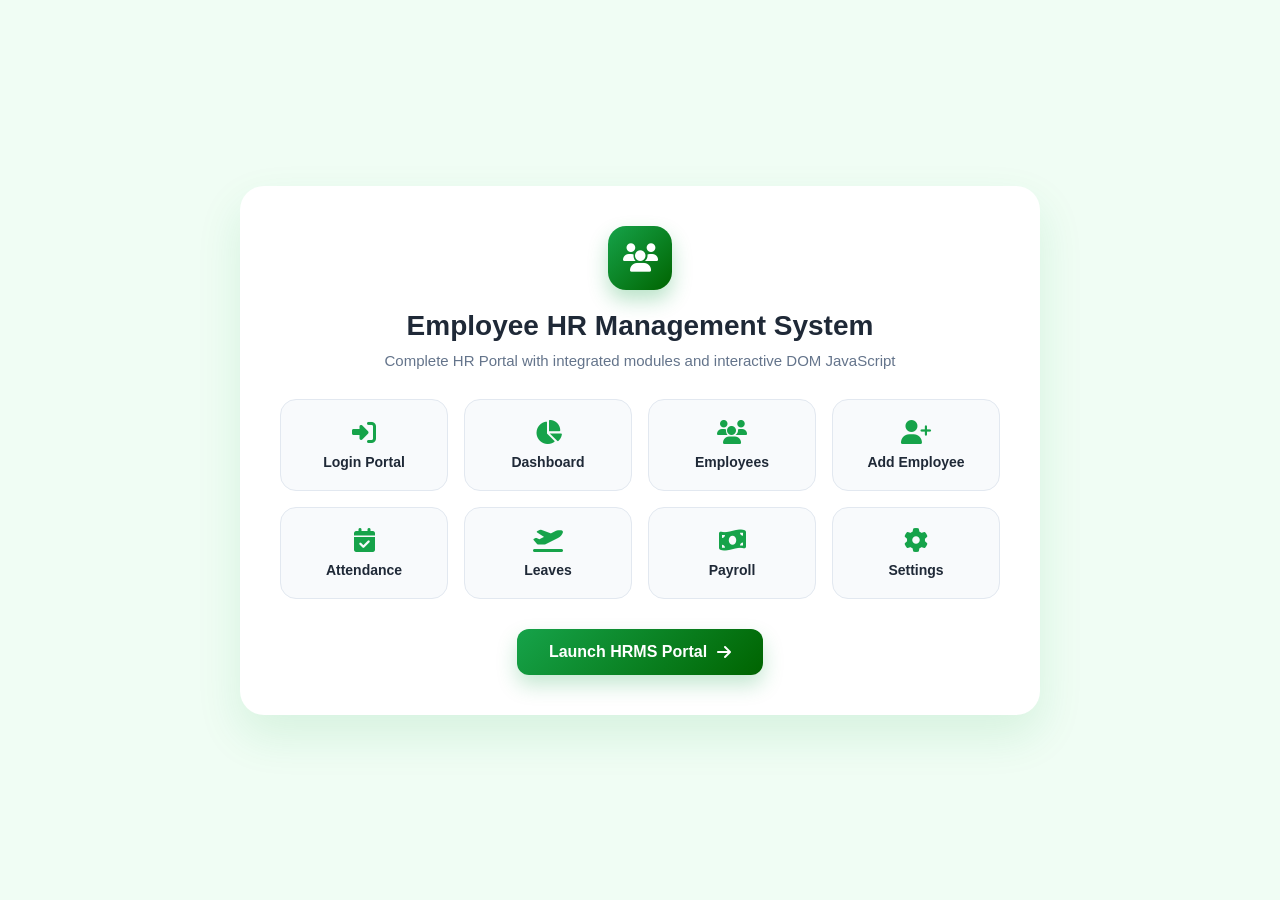
<file: index.html>
<!DOCTYPE html>
<html lang="en">
<head>
    <meta charset="UTF-8">
    <meta name="viewport" content="width=device-width, initial-scale=1.0">
    <title>HRMS - Employee HR Management System</title>
    <link rel="stylesheet" href="https://cdnjs.cloudflare.com/ajax/libs/font-awesome/6.5.2/css/all.min.css">
    <style>
        :root {
            --primary: #16a34a;
            --primary-dark: #006400;
            --bg: #f0fdf4;
            --card-bg: #ffffff;
            --text-main: #1f2937;
            --text-muted: #64748b;
        }
        * {
            margin: 0;
            padding: 0;
            box-sizing: border-box;
            font-family: -apple-system, BlinkMacSystemFont, "Segoe UI", Roboto, Helvetica, Arial, sans-serif;
        }
        body {
            background-color: var(--bg);
            color: var(--text-main);
            min-height: 100vh;
            display: flex;
            align-items: center;
            justify-content: center;
            padding: 24px;
        }
        .portal-card {
            background: var(--card-bg);
            border-radius: 24px;
            padding: 40px;
            max-width: 800px;
            width: 100%;
            box-shadow: 0 20px 45px rgba(22, 163, 74, 0.12);
            text-align: center;
        }
        .logo-badge {
            width: 64px;
            height: 64px;
            background: linear-gradient(135deg, var(--primary), var(--primary-dark));
            border-radius: 18px;
            display: inline-flex;
            align-items: center;
            justify-content: center;
            color: white;
            font-size: 28px;
            margin-bottom: 20px;
            box-shadow: 0 10px 20px rgba(22, 163, 74, 0.3);
        }
        h1 {
            font-size: 28px;
            margin-bottom: 10px;
            color: var(--text-main);
        }
        p.subtitle {
            color: var(--text-muted);
            margin-bottom: 30px;
            font-size: 15px;
        }
        .modules-grid {
            display: grid;
            grid-template-columns: repeat(auto-fit, minmax(160px, 1fr));
            gap: 16px;
            margin-bottom: 30px;
        }
        .module-card {
            background: #f8fafc;
            border: 1px solid #e2e8f0;
            border-radius: 16px;
            padding: 20px 14px;
            text-decoration: none;
            color: var(--text-main);
            transition: all 0.25s ease;
            display: flex;
            flex-direction: column;
            align-items: center;
            gap: 10px;
        }
        .module-card:hover {
            transform: translateY(-4px);
            border-color: var(--primary);
            box-shadow: 0 10px 20px rgba(0, 0, 0, 0.06);
            background: #ffffff;
        }
        .module-card i {
            font-size: 24px;
            color: var(--primary);
        }
        .module-card span {
            font-size: 14px;
            font-weight: 600;
        }
        .primary-action {
            display: inline-flex;
            align-items: center;
            gap: 10px;
            background: linear-gradient(135deg, var(--primary), var(--primary-dark));
            color: white;
            padding: 14px 32px;
            border-radius: 12px;
            text-decoration: none;
            font-weight: 600;
            font-size: 16px;
            box-shadow: 0 10px 20px rgba(22, 163, 74, 0.25);
            transition: opacity 0.2s;
        }
        .primary-action:hover {
            opacity: 0.92;
        }
    </style>
</head>
<body>

    <div class="portal-card">
        <div class="logo-badge">
            <i class="fa-solid fa-users"></i>
        </div>
        <h1>Employee HR Management System</h1>
        <p class="subtitle">Complete HR Portal with integrated modules and interactive DOM JavaScript</p>

        <div class="modules-grid">
            <a href="login/index.html" class="module-card">
                <i class="fa-solid fa-right-to-bracket"></i>
                <span>Login Portal</span>
            </a>
            <a href="dashboard/index.html" class="module-card">
                <i class="fa-solid fa-chart-pie"></i>
                <span>Dashboard</span>
            </a>
            <a href="employees/index.html" class="module-card">
                <i class="fa-solid fa-users"></i>
                <span>Employees</span>
            </a>
            <a href="add-employee/index.html" class="module-card">
                <i class="fa-solid fa-user-plus"></i>
                <span>Add Employee</span>
            </a>
            <a href="attendance/index.html" class="module-card">
                <i class="fa-solid fa-calendar-check"></i>
                <span>Attendance</span>
            </a>
            <a href="leave-management/index.html" class="module-card">
                <i class="fa-solid fa-plane-departure"></i>
                <span>Leaves</span>
            </a>
            <a href="payroll/index.html" class="module-card">
                <i class="fa-solid fa-money-bill-wave"></i>
                <span>Payroll</span>
            </a>
            <a href="settings/index.html" class="module-card">
                <i class="fa-solid fa-gear"></i>
                <span>Settings</span>
            </a>
        </div>

        <a href="login/index.html" class="primary-action" id="enterBtn">
            <span>Launch HRMS Portal</span>
            <i class="fa-solid fa-arrow-right"></i>
        </a>
    </div>

    <script>
        // Check if already authenticated, direct to dashboard or login
        window.addEventListener('DOMContentLoaded', () => {
            const isAuth = localStorage.getItem('HRMS_AUTH_TOKEN');
            if (isAuth) {
                window.location.href = 'dashboard/index.html';
            } else {
                // If direct visit to root, redirect to login after short delay or clicking
                setTimeout(() => {
                    window.location.href = 'login/index.html';
                }, 1200);
            }
        });
    </script>
</body>
</html>
</file>
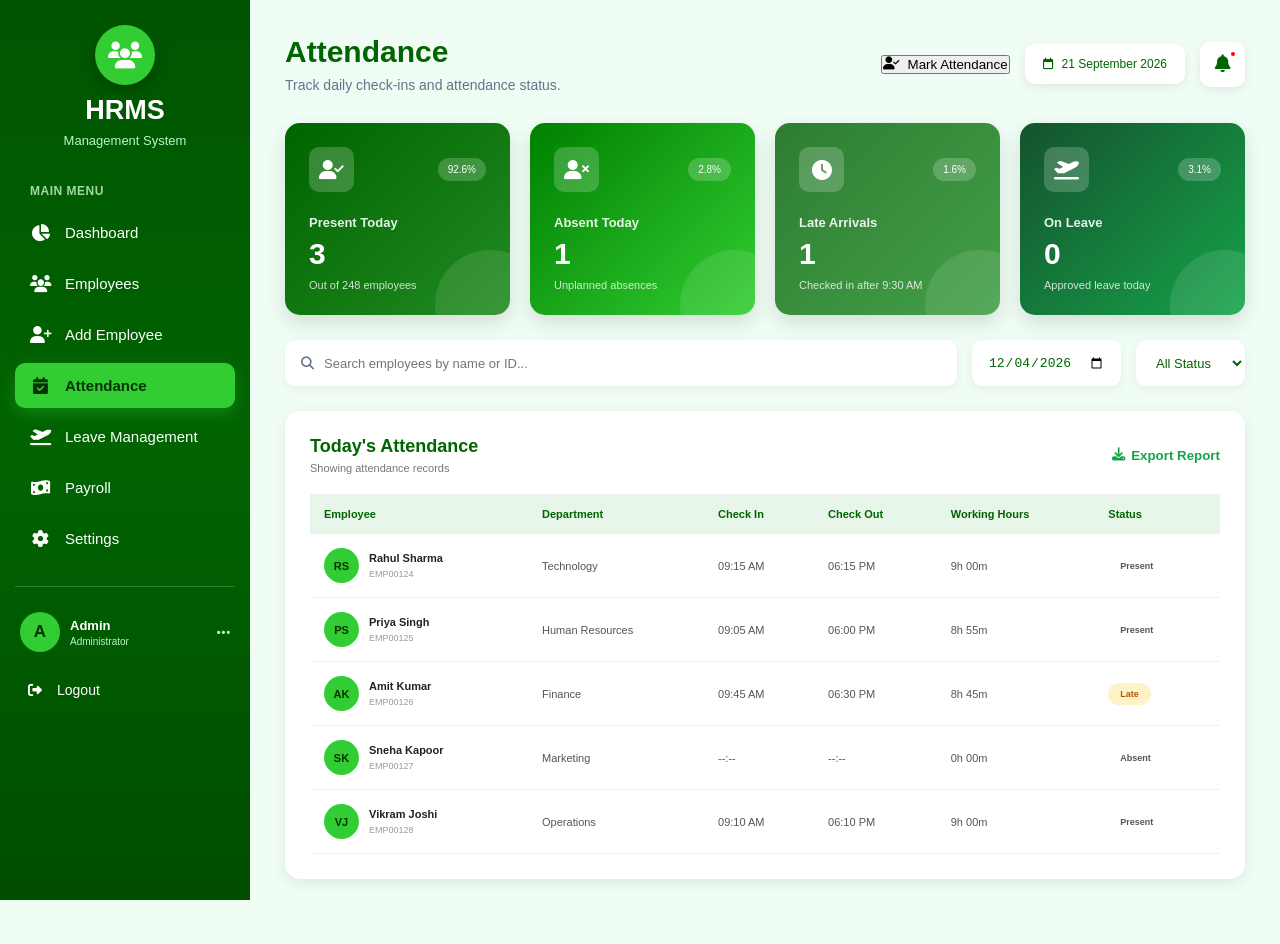
<file: attendance/index.html>
<!DOCTYPE html>
<html lang="en">

<head>
    <meta charset="UTF-8">

    <meta name="viewport" content="width=device-width, initial-scale=1.0">

    <title>Attendance - HRMS</title>

    <!-- Font Awesome Icons -->
    <link
        rel="stylesheet"
        href="https://cdnjs.cloudflare.com/ajax/libs/font-awesome/6.5.2/css/all.min.css"
    >

    <!-- CSS -->
    <link rel="stylesheet" href="style.css">
</head>

<body>

    <!-- ======================================
         SIDEBAR
    ======================================= -->

    <aside class="sidebar">

        <div class="logo">

            <div class="logo-icon">
                <i class="fas fa-users"></i>
            </div>

            <h2>HRMS</h2>

            <span>Management System</span>

        </div>


        <div class="menu-title">
            MAIN MENU
        </div>


        <nav>

            <a href="../dashboard/index.html" class="menu-link">
                <i class="fas fa-chart-pie"></i>
                <span>Dashboard</span>
            </a>

            <a href="../employees/index.html" class="menu-link">
                <i class="fas fa-users"></i>
                <span>Employees</span>
            </a>

            <a href="../add-employee/index.html" class="menu-link">
                <i class="fas fa-user-plus"></i>
                <span>Add Employee</span>
            </a>

            <a href="index.html" class="menu-link active">
                <i class="fas fa-calendar-check"></i>
                <span>Attendance</span>
            </a>

            <a href="../leave-management/index.html" class="menu-link">
                <i class="fas fa-plane-departure"></i>
                <span>Leave Management</span>
            </a>

            <a href="../payroll/index.html" class="menu-link">
                <i class="fas fa-money-bill-wave"></i>
                <span>Payroll</span>
            </a>

            <a href="../settings/index.html" class="menu-link">
                <i class="fas fa-cog"></i>
                <span>Settings</span>
            </a>

        </nav>


        <div class="sidebar-bottom">

            <div class="admin-profile">

                <div class="avatar">
                    A
                </div>

                <div class="admin-info">
                    <strong>Admin</strong>
                    <small>Administrator</small>
                </div>

                <i class="fas fa-ellipsis-h"></i>

            </div>


            <a href="../login/index.html" class="logout">
                <i class="fas fa-sign-out-alt"></i>
                <span>Logout</span>
            </a>

        </div>

    </aside>



    <!-- ======================================
         MAIN CONTENT
    ======================================= -->

    <main class="main">


        <header class="topbar">

            <div class="welcome">

                <h1>Attendance</h1>

                <p>
                    Track daily check-ins and attendance status.
                </p>

            </div>


            <div class="top-actions">

                <button class="btn-primary" id="openMarkModal" style="display: flex; align-items: center; gap: 8px;">
                    <i class="fas fa-user-check"></i>
                    Mark Attendance
                </button>

                <div class="date" id="datePickerTrigger">
                    <i class="far fa-calendar"></i>
                    <span id="currentDateDisplay">21 September 2026</span>
                </div>

                <button class="notification">
                    <i class="fas fa-bell"></i>
                    <span></span>
                </button>

            </div>

        </header>



        <!-- ======================================
             STATISTICS
        ======================================= -->

        <section class="stats">


            <div class="stat-card purple">

                <div class="stat-top">

                    <div class="stat-icon">
                        <i class="fas fa-user-check"></i>
                    </div>

                    <span class="growth">
                        92.6%
                    </span>

                </div>

                <h3>Present Today</h3>

                <h2>229</h2>

                <p>Out of 248 employees</p>

            </div>


            <div class="stat-card blue">

                <div class="stat-top">

                    <div class="stat-icon">
                        <i class="fas fa-user-times"></i>
                    </div>

                    <span class="growth">
                        2.8%
                    </span>

                </div>

                <h3>Absent Today</h3>

                <h2>7</h2>

                <p>Unplanned absences</p>

            </div>


            <div class="stat-card orange">

                <div class="stat-top">

                    <div class="stat-icon">
                        <i class="fas fa-clock"></i>
                    </div>

                    <span class="growth">
                        1.6%
                    </span>

                </div>

                <h3>Late Arrivals</h3>

                <h2>4</h2>

                <p>Checked in after 9:30 AM</p>

            </div>


            <div class="stat-card green">

                <div class="stat-top">

                    <div class="stat-icon">
                        <i class="fas fa-plane-departure"></i>
                    </div>

                    <span class="growth">
                        3.1%
                    </span>

                </div>

                <h3>On Leave</h3>

                <h2>12</h2>

                <p>Approved leave today</p>

            </div>

        </section>



        <!-- ======================================
             FILTER BAR
        ======================================= -->

        <section class="filter-bar">

            <div class="search-box">
                <i class="fas fa-search"></i>
                <input type="text" id="attendanceSearch" placeholder="Search employees by name or ID...">
            </div>

            <input type="date" id="attendanceDate">

            <select id="attendanceStatusFilter">
                <option value="All">All Status</option>
                <option value="Present">Present</option>
                <option value="Absent">Absent</option>
                <option value="Late">Late</option>
                <option value="On Leave">On Leave</option>
            </select>

        </section>



        <!-- ======================================
             ATTENDANCE TABLE
        ======================================= -->

        <section class="employees-card">

            <div class="section-header">

                <div>

                    <h2>Today's Attendance</h2>

                    <p id="attendanceSubtext">
                        Showing attendance records
                    </p>

                </div>

                <button type="button" id="exportAttendanceBtn" style="background: none; border: none; color: #16a34a; font-weight: 600; cursor: pointer; display: flex; align-items: center; gap: 6px;">
                    <i class="fas fa-download"></i>
                    Export Report
                </button>

            </div>


            <div class="table-container">

                <table>

                    <thead>

                        <tr>

                            <th>Employee</th>

                            <th>Department</th>

                            <th>Check In</th>

                            <th>Check Out</th>

                            <th>Working Hours</th>

                            <th>Status</th>

                        </tr>

                    </thead>


                    <tbody>


                        <tr>

                            <td>

                                <div class="employee">

                                    <div class="employee-avatar">
                                        RS
                                    </div>

                                    <div>

                                        <strong>
                                            Rahul Sharma
                                        </strong>

                                        <small>
                                            EMP00124
                                        </small>

                                    </div>

                                </div>

                            </td>

                            <td>Technology</td>

                            <td>09:12 AM</td>

                            <td>06:20 PM</td>

                            <td>9h 8m</td>

                            <td>
                                <span class="status active">
                                    Present
                                </span>
                            </td>

                        </tr>


                        <tr>

                            <td>

                                <div class="employee">

                                    <div class="employee-avatar">
                                        PS
                                    </div>

                                    <div>

                                        <strong>
                                            Priya Singh
                                        </strong>

                                        <small>
                                            EMP00125
                                        </small>

                                    </div>

                                </div>

                            </td>

                            <td>Human Resources</td>

                            <td>09:45 AM</td>

                            <td>06:05 PM</td>

                            <td>8h 20m</td>

                            <td>
                                <span class="status late">
                                    Late
                                </span>
                            </td>

                        </tr>


                        <tr>

                            <td>

                                <div class="employee">

                                    <div class="employee-avatar">
                                        AK
                                    </div>

                                    <div>

                                        <strong>
                                            Amit Kumar
                                        </strong>

                                        <small>
                                            EMP00126
                                        </small>

                                    </div>

                                </div>

                            </td>

                            <td>Finance</td>

                            <td>&mdash;</td>

                            <td>&mdash;</td>

                            <td>&mdash;</td>

                            <td>
                                <span class="status on-leave">
                                    On Leave
                                </span>
                            </td>

                        </tr>


                        <tr>

                            <td>

                                <div class="employee">

                                    <div class="employee-avatar">
                                        SK
                                    </div>

                                    <div>

                                        <strong>
                                            Sneha Kapoor
                                        </strong>

                                        <small>
                                            EMP00127
                                        </small>

                                    </div>

                                </div>

                            </td>

                            <td>Marketing</td>

                            <td>09:05 AM</td>

                            <td>06:15 PM</td>

                            <td>9h 10m</td>

                            <td>
                                <span class="status active">
                                    Present
                                </span>
                            </td>

                        </tr>


                        <tr>

                            <td>

                                <div class="employee">

                                    <div class="employee-avatar">
                                        VJ
                                    </div>

                                    <div>

                                        <strong>
                                            Vikram Joshi
                                        </strong>

                                        <small>
                                            EMP00128
                                        </small>

                                    </div>

                                </div>

                            </td>

                            <td>Operations</td>

                            <td>&mdash;</td>

                            <td>&mdash;</td>

                            <td>&mdash;</td>

                            <td>
                                <span class="status inactive">
                                    Absent
                                </span>
                            </td>

                        </tr>


                    </tbody>

                </table>

            </div>

        </section>


    </main>
    <script src="script.js"></script>
</body>

</html>
</file>
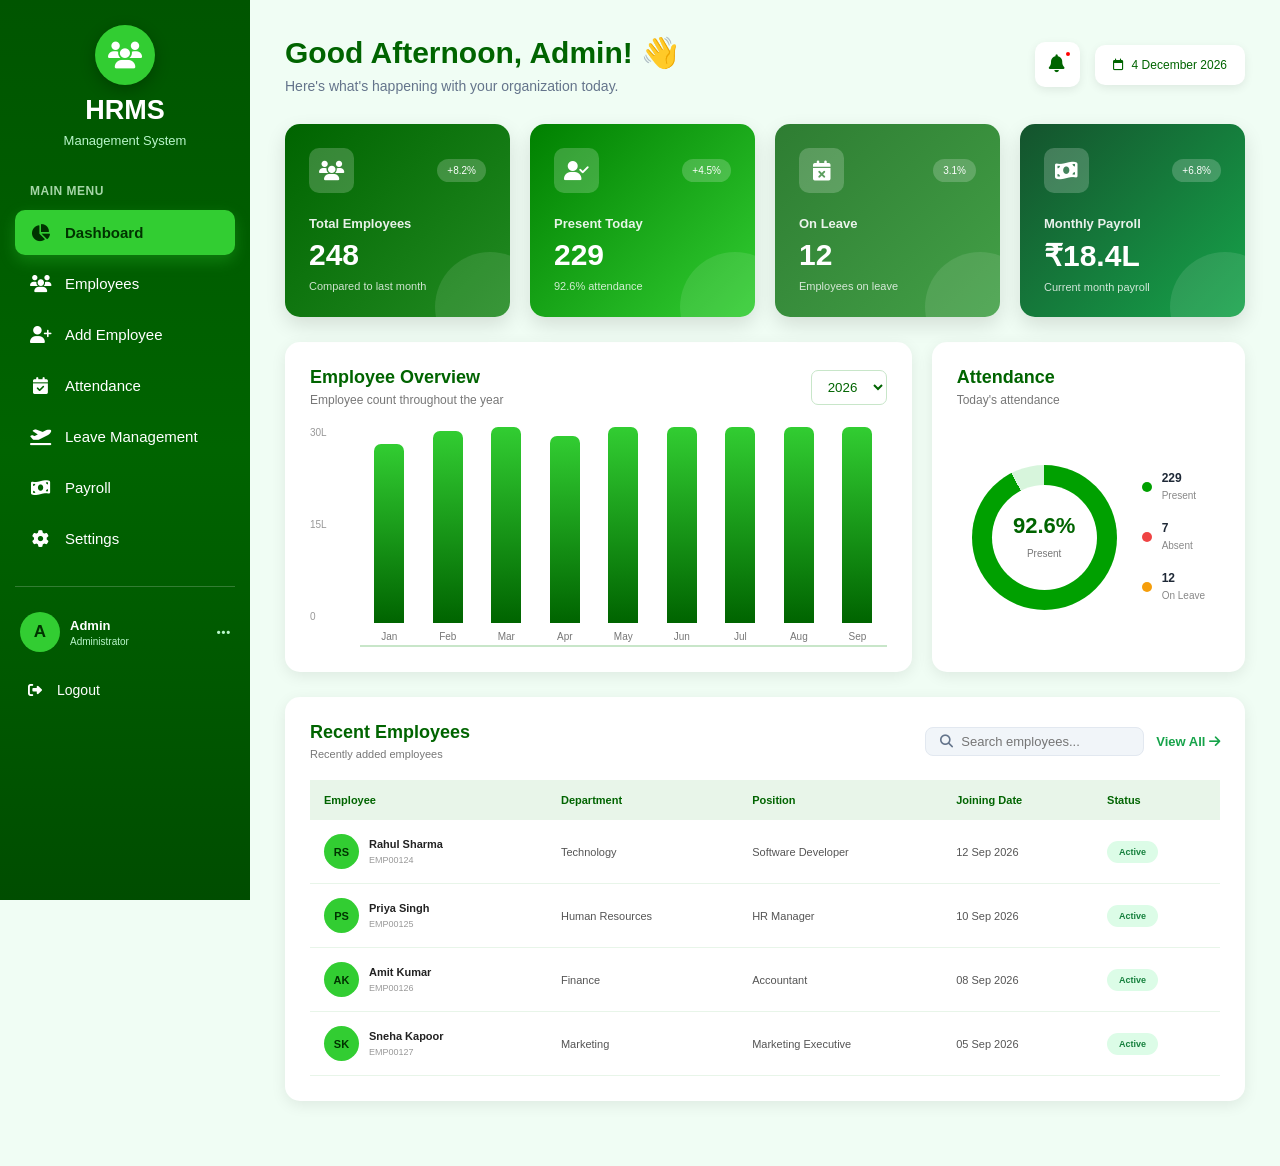
<file: dashboard/index.html>
<!DOCTYPE html>
<html lang="en">

<head>
    <meta charset="UTF-8">

    <meta name="viewport" content="width=device-width, initial-scale=1.0">

    <title>HRMS Dashboard</title>

    <!-- Font Awesome Icons -->
    <link
        rel="stylesheet"
        href="https://cdnjs.cloudflare.com/ajax/libs/font-awesome/6.5.2/css/all.min.css"
    >

    <!-- CSS -->
    <link rel="stylesheet" href="style.css">
</head>

<body>

    <!-- ======================================
         SIDEBAR
    ======================================= -->

    <aside class="sidebar">

        <!-- LOGO -->
        <div class="logo">

            <div class="logo-icon">
                <i class="fas fa-users"></i>
            </div>

            <h2>HRMS</h2>

            <span>Management System</span>

        </div>


        <!-- MAIN MENU -->
        <div class="menu-title">
            MAIN MENU
        </div>


        <!-- NAVIGATION -->
        <nav>

            <a href="index.html" class="menu-link active">
                <i class="fas fa-chart-pie"></i>
                <span>Dashboard</span>
            </a>

            <a href="../employees/index.html" class="menu-link">
                <i class="fas fa-users"></i>
                <span>Employees</span>
            </a>

            <a href="../add-employee/index.html" class="menu-link">
                <i class="fas fa-user-plus"></i>
                <span>Add Employee</span>
            </a>

            <a href="../attendance/index.html" class="menu-link">
                <i class="fas fa-calendar-check"></i>
                <span>Attendance</span>
            </a>

            <a href="../leave-management/index.html" class="menu-link">
                <i class="fas fa-plane-departure"></i>
                <span>Leave Management</span>
            </a>

            <a href="../payroll/index.html" class="menu-link">
                <i class="fas fa-money-bill-wave"></i>
                <span>Payroll</span>
            </a>

            <a href="../settings/index.html" class="menu-link">
                <i class="fas fa-cog"></i>
                <span>Settings</span>
            </a>

        </nav>


        <!-- ==================================
             ADMIN SECTION
        =================================== -->

        <div class="sidebar-bottom">

            <div class="admin-profile">

                <div class="avatar">
                    A
                </div>

                <div class="admin-info">
                    <strong>Admin</strong>
                    <small>Administrator</small>
                </div>

                <i class="fas fa-ellipsis-h"></i>

            </div>


            <a href="../login/index.html" class="logout">
                <i class="fas fa-sign-out-alt"></i>
                <span>Logout</span>
            </a>

        </div>

    </aside>



    <!-- ======================================
         MAIN CONTENT
    ======================================= -->

    <main class="main">


        <!-- TOP BAR -->

        <header class="topbar">

            <div class="welcome">

                <h1>Good Morning, Admin! 👋</h1>

                <p>
                    Here's what's happening with your organization today.
                </p>

            </div>


            <div class="top-actions">

                <button class="notification">
                    <i class="fas fa-bell"></i>
                    <span></span>
                </button>

                <div class="date">
                    <i class="far fa-calendar"></i>
                    <span>16 September 2026</span>
                </div>

            </div>

        </header>



        <!-- ======================================
             STATISTICS
        ======================================= -->

        <section class="stats">


            <div class="stat-card purple">

                <div class="stat-top">

                    <div class="stat-icon">
                        <i class="fas fa-users"></i>
                    </div>

                    <span class="growth">
                        +8.2%
                    </span>

                </div>

                <h3>Total Employees</h3>

                <h2>248</h2>

                <p>Compared to last month</p>

            </div>



            <div class="stat-card blue">

                <div class="stat-top">

                    <div class="stat-icon">
                        <i class="fas fa-user-check"></i>
                    </div>

                    <span class="growth">
                        +4.5%
                    </span>

                </div>

                <h3>Present Today</h3>

                <h2>229</h2>

                <p>92.6% attendance</p>

            </div>



            <div class="stat-card orange">

                <div class="stat-top">

                    <div class="stat-icon">
                        <i class="fas fa-calendar-times"></i>
                    </div>

                    <span class="growth">
                        3.1%
                    </span>

                </div>

                <h3>On Leave</h3>

                <h2>12</h2>

                <p>Employees on leave</p>

            </div>



            <div class="stat-card green">

                <div class="stat-top">

                    <div class="stat-icon">
                        <i class="fas fa-money-bill-wave"></i>
                    </div>

                    <span class="growth">
                        +6.8%
                    </span>

                </div>

                <h3>Monthly Payroll</h3>

                <h2>₹18.4L</h2>

                <p>Current month payroll</p>

            </div>

        </section>



        <!-- ======================================
             CHARTS
        ======================================= -->

        <section class="charts">


            <!-- EMPLOYEE CHART -->

            <div class="chart-card">

                <div class="chart-header">

                    <div>
                        <h2>Employee Overview</h2>

                        <p>
                            Employee count throughout the year
                        </p>
                    </div>

                    <select>
                        <option>2026</option>
                        <option>2025</option>
                        <option>2024</option>
                    </select>

                </div>


                <div class="chart">

                    <div class="y-axis">

                        <span>30L</span>
                        <span>15L</span>
                        <span>0</span>

                    </div>


                    <div class="bars">


                        <div class="bar-item">

                            <div
                                class="bar"
                                style="height: 82%;"
                            ></div>

                            <span>Jan</span>

                        </div>


                        <div class="bar-item">

                            <div
                                class="bar"
                                style="height: 88%;"
                            ></div>

                            <span>Feb</span>

                        </div>


                        <div class="bar-item">

                            <div
                                class="bar"
                                style="height: 92%;"
                            ></div>

                            <span>Mar</span>

                        </div>


                        <div class="bar-item">

                            <div
                                class="bar"
                                style="height: 86%;"
                            ></div>

                            <span>Apr</span>

                        </div>


                        <div class="bar-item">

                            <div
                                class="bar"
                                style="height: 95%;"
                            ></div>

                            <span>May</span>

                        </div>


                        <div class="bar-item">

                            <div
                                class="bar"
                                style="height: 90%;"
                            ></div>

                            <span>Jun</span>

                        </div>


                        <div class="bar-item">

                            <div
                                class="bar"
                                style="height: 96%;"
                            ></div>

                            <span>Jul</span>

                        </div>


                        <div class="bar-item">

                            <div
                                class="bar"
                                style="height: 94%;"
                            ></div>

                            <span>Aug</span>

                        </div>


                        <div class="bar-item">

                            <div
                                class="bar"
                                style="height: 98%;"
                            ></div>

                            <span>Sep</span>

                        </div>


                    </div>

                </div>

            </div>



            <!-- ATTENDANCE -->

            <div class="chart-card attendance-card">

                <div class="chart-header">

                    <div>

                        <h2>Attendance</h2>

                        <p>
                            Today's attendance
                        </p>

                    </div>

                </div>


                <div class="attendance-content">


                    <div class="circle">

                        <div>

                            <strong>92.6%</strong>

                            <span>Present</span>

                        </div>

                    </div>


                    <div class="attendance-info">


                        <div>

                            <span class="dot present"></span>

                            <div>
                                <strong>229</strong>
                                <small>Present</small>
                            </div>

                        </div>


                        <div>

                            <span class="dot absent"></span>

                            <div>
                                <strong>7</strong>
                                <small>Absent</small>
                            </div>

                        </div>


                        <div>

                            <span class="dot leave"></span>

                            <div>
                                <strong>12</strong>
                                <small>On Leave</small>
                            </div>

                        </div>


                    </div>

                </div>

            </div>

        </section>



        <!-- ======================================
             RECENT EMPLOYEES
        ======================================= -->

        <section class="employees-card">


            <div class="section-header">

                <div>

                    <h2>Recent Employees</h2>

                    <p>
                        Recently added employees
                    </p>

                </div>

                <div style="display: flex; align-items: center; gap: 12px;">
                    <div style="background: #f1f5f9; padding: 6px 14px; border-radius: 8px; display: flex; align-items: center; gap: 8px; border: 1px solid #e2e8f0;">
                        <i class="fas fa-search" style="color: #64748b; font-size: 13px;"></i>
                        <input type="text" id="recentSearch" placeholder="Search employees..." style="border: none; background: transparent; outline: none; font-size: 13px;">
                    </div>

                    <a href="../employees/index.html" style="text-decoration: none; color: #16a34a; font-weight: 600; font-size: 13px;">
                        View All <i class="fas fa-arrow-right"></i>
                    </a>
                </div>

            </div>


            <div class="table-container">

                <table>

                    <thead>

                        <tr>

                            <th>Employee</th>

                            <th>Department</th>

                            <th>Position</th>

                            <th>Joining Date</th>

                            <th>Status</th>

                        </tr>

                    </thead>


                    <tbody>


                        <tr>

                            <td>

                                <div class="employee">

                                    <div class="employee-avatar">
                                        RS
                                    </div>

                                    <div>

                                        <strong>
                                            Rahul Sharma
                                        </strong>

                                        <small>
                                            EMP00124
                                        </small>

                                    </div>

                                </div>

                            </td>

                            <td>
                                Technology
                            </td>

                            <td>
                                Software Developer
                            </td>

                            <td>
                                12 Sep 2026
                            </td>

                            <td>
                                <span class="status active">
                                    Active
                                </span>
                            </td>

                        </tr>



                        <tr>

                            <td>

                                <div class="employee">

                                    <div class="employee-avatar">
                                        PS
                                    </div>

                                    <div>

                                        <strong>
                                            Priya Singh
                                        </strong>

                                        <small>
                                            EMP00125
                                        </small>

                                    </div>

                                </div>

                            </td>

                            <td>
                                Human Resources
                            </td>

                            <td>
                                HR Manager
                            </td>

                            <td>
                                10 Sep 2026
                            </td>

                            <td>
                                <span class="status active">
                                    Active
                                </span>
                            </td>

                        </tr>



                        <tr>

                            <td>

                                <div class="employee">

                                    <div class="employee-avatar">
                                        AK
                                    </div>

                                    <div>

                                        <strong>
                                            Amit Kumar
                                        </strong>

                                        <small>
                                            EMP00126
                                        </small>

                                    </div>

                                </div>

                            </td>

                            <td>
                                Finance
                            </td>

                            <td>
                                Accountant
                            </td>

                            <td>
                                08 Sep 2026
                            </td>

                            <td>
                                <span class="status active">
                                    Active
                                </span>
                            </td>

                        </tr>



                        <tr>

                            <td>

                                <div class="employee">

                                    <div class="employee-avatar">
                                        SK
                                    </div>

                                    <div>

                                        <strong>
                                            Sneha Kapoor
                                        </strong>

                                        <small>
                                            EMP00127
                                        </small>

                                    </div>

                                </div>

                            </td>

                            <td>
                                Marketing
                            </td>

                            <td>
                                Marketing Executive
                            </td>

                            <td>
                                05 Sep 2026
                            </td>

                            <td>
                                <span class="status active">
                                    Active
                                </span>
                            </td>

                        </tr>


                    </tbody>

                </table>

            </div>

        </section>


    </main>
    <script src="script.js"></script>
</body>

</html>
</file>
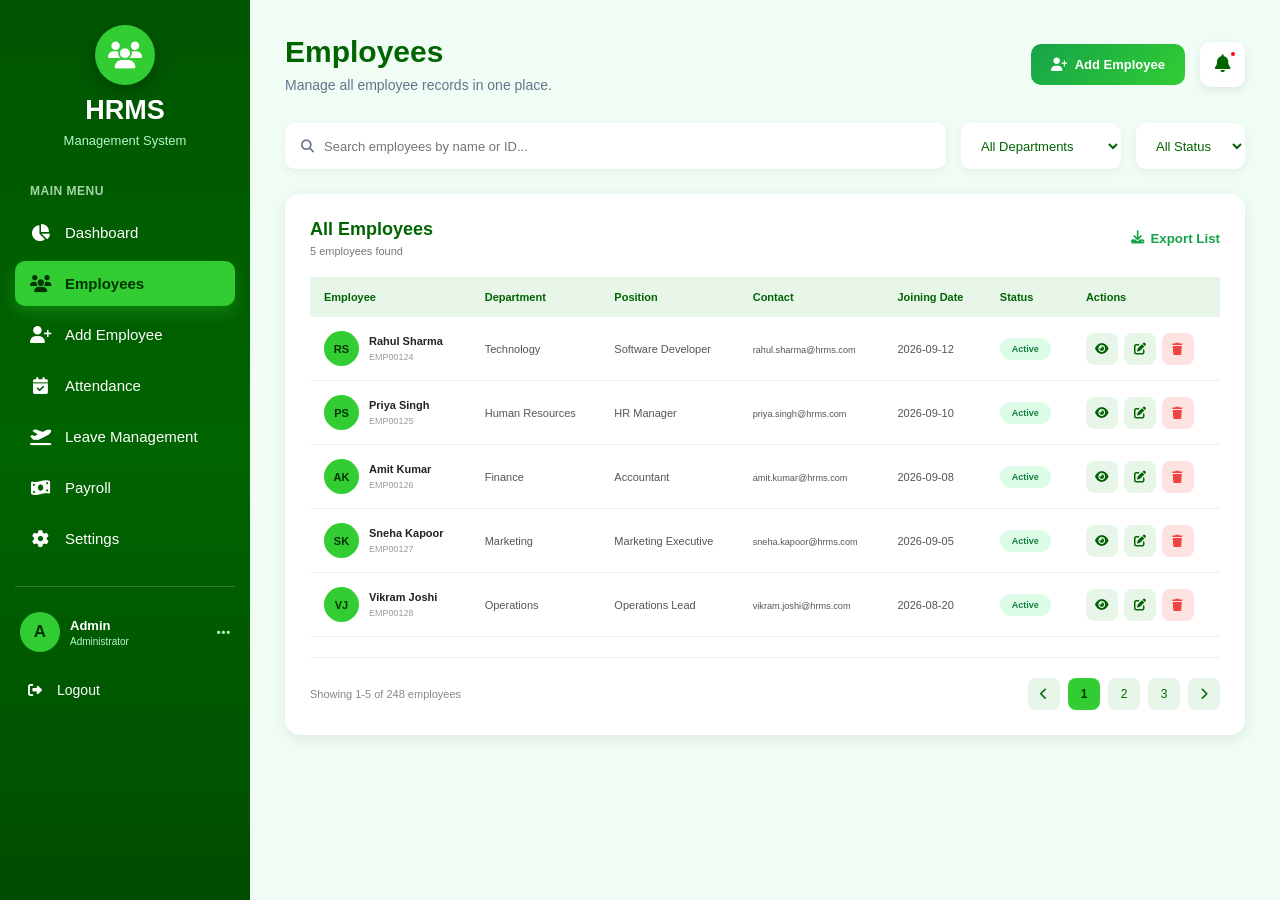
<file: employees/index.html>
<!DOCTYPE html>
<html lang="en">

<head>
    <meta charset="UTF-8">

    <meta name="viewport" content="width=device-width, initial-scale=1.0">

    <title>Employees - HRMS</title>

    <!-- Font Awesome Icons -->
    <link
        rel="stylesheet"
        href="https://cdnjs.cloudflare.com/ajax/libs/font-awesome/6.5.2/css/all.min.css"
    >

    <!-- CSS -->
    <link rel="stylesheet" href="style.css">
</head>

<body>

    <!-- ======================================
         SIDEBAR
    ======================================= -->

    <aside class="sidebar">

        <!-- LOGO -->
        <div class="logo">

            <div class="logo-icon">
                <i class="fas fa-users"></i>
            </div>

            <h2>HRMS</h2>

            <span>Management System</span>

        </div>


        <!-- MAIN MENU -->
        <div class="menu-title">
            MAIN MENU
        </div>


        <!-- NAVIGATION -->
        <nav>

            <a href="../dashboard/index.html" class="menu-link">
                <i class="fas fa-chart-pie"></i>
                <span>Dashboard</span>
            </a>

            <a href="index.html" class="menu-link active">
                <i class="fas fa-users"></i>
                <span>Employees</span>
            </a>

            <a href="../add-employee/index.html" class="menu-link">
                <i class="fas fa-user-plus"></i>
                <span>Add Employee</span>
            </a>

            <a href="../attendance/index.html" class="menu-link">
                <i class="fas fa-calendar-check"></i>
                <span>Attendance</span>
            </a>

            <a href="../leave-management/index.html" class="menu-link">
                <i class="fas fa-plane-departure"></i>
                <span>Leave Management</span>
            </a>

            <a href="../payroll/index.html" class="menu-link">
                <i class="fas fa-money-bill-wave"></i>
                <span>Payroll</span>
            </a>

            <a href="../settings/index.html" class="menu-link">
                <i class="fas fa-cog"></i>
                <span>Settings</span>
            </a>

        </nav>


        <!-- ==================================
             ADMIN SECTION
        =================================== -->

        <div class="sidebar-bottom">

            <div class="admin-profile">

                <div class="avatar">
                    A
                </div>

                <div class="admin-info">
                    <strong>Admin</strong>
                    <small>Administrator</small>
                </div>

                <i class="fas fa-ellipsis-h"></i>

            </div>


            <a href="../login/index.html" class="logout">
                <i class="fas fa-sign-out-alt"></i>
                <span>Logout</span>
            </a>

        </div>

    </aside>



    <!-- ======================================
         MAIN CONTENT
    ======================================= -->

    <main class="main">


        <!-- TOP BAR -->

        <header class="topbar">

            <div class="welcome">

                <h1>Employees</h1>

                <p>
                    Manage all employee records in one place.
                </p>

            </div>


            <div class="top-actions">

                <a href="../add-employee/index.html" class="btn-primary">
                    <i class="fas fa-user-plus"></i>
                    Add Employee
                </a>

                <button class="notification">
                    <i class="fas fa-bell"></i>
                    <span></span>
                </button>

            </div>

        </header>



        <!-- ======================================
             FILTER BAR
        ======================================= -->

        <section class="filter-bar">

            <div class="search-box">
                <i class="fas fa-search"></i>
                <input type="text" id="empSearchInput" placeholder="Search employees by name or ID...">
            </div>

            <select id="empDeptFilter">
                <option value="All">All Departments</option>
                <option value="Technology">Technology</option>
                <option value="Human Resources">Human Resources</option>
                <option value="Finance">Finance</option>
                <option value="Marketing">Marketing</option>
                <option value="Operations">Operations</option>
            </select>

            <select id="empStatusFilter">
                <option value="All">All Status</option>
                <option value="Active">Active</option>
                <option value="On Leave">On Leave</option>
                <option value="Inactive">Inactive</option>
            </select>

        </section>



        <!-- ======================================
             EMPLOYEES TABLE
        ======================================= -->

        <section class="employees-card">

            <div class="section-header">

                <div>

                    <h2>All Employees</h2>

                    <p id="empCountText">
                        5 employees found
                    </p>

                </div>

                <button type="button" id="exportBtn" style="background: none; border: none; color: #16a34a; font-weight: 600; cursor: pointer; display: flex; align-items: center; gap: 6px;">
                    <i class="fas fa-download"></i>
                    Export List
                </button>

            </div>


            <div class="table-container">

                <table>

                    <thead>

                        <tr>

                            <th>Employee</th>

                            <th>Department</th>

                            <th>Position</th>

                            <th>Contact</th>

                            <th>Joining Date</th>

                            <th>Status</th>

                            <th>Actions</th>

                        </tr>

                    </thead>


                    <tbody>


                        <tr>

                            <td>

                                <div class="employee">

                                    <div class="employee-avatar">
                                        RS
                                    </div>

                                    <div>

                                        <strong>
                                            Rahul Sharma
                                        </strong>

                                        <small>
                                            EMP00124
                                        </small>

                                    </div>

                                </div>

                            </td>

                            <td>Technology</td>

                            <td>Software Developer</td>

                            <td>
                                <small>rahul.sharma@hrms.com</small>
                            </td>

                            <td>12 Sep 2026</td>

                            <td>
                                <span class="status active">
                                    Active
                                </span>
                            </td>

                            <td>
                                <div class="row-actions">
                                    <button class="btn-icon"><i class="fas fa-eye"></i></button>
                                    <button class="btn-icon"><i class="fas fa-edit"></i></button>
                                    <button class="btn-icon danger"><i class="fas fa-trash"></i></button>
                                </div>
                            </td>

                        </tr>


                        <tr>

                            <td>

                                <div class="employee">

                                    <div class="employee-avatar">
                                        PS
                                    </div>

                                    <div>

                                        <strong>
                                            Priya Singh
                                        </strong>

                                        <small>
                                            EMP00125
                                        </small>

                                    </div>

                                </div>

                            </td>

                            <td>Human Resources</td>

                            <td>HR Manager</td>

                            <td>
                                <small>priya.singh@hrms.com</small>
                            </td>

                            <td>10 Sep 2026</td>

                            <td>
                                <span class="status active">
                                    Active
                                </span>
                            </td>

                            <td>
                                <div class="row-actions">
                                    <button class="btn-icon"><i class="fas fa-eye"></i></button>
                                    <button class="btn-icon"><i class="fas fa-edit"></i></button>
                                    <button class="btn-icon danger"><i class="fas fa-trash"></i></button>
                                </div>
                            </td>

                        </tr>


                        <tr>

                            <td>

                                <div class="employee">

                                    <div class="employee-avatar">
                                        AK
                                    </div>

                                    <div>

                                        <strong>
                                            Amit Kumar
                                        </strong>

                                        <small>
                                            EMP00126
                                        </small>

                                    </div>

                                </div>

                            </td>

                            <td>Finance</td>

                            <td>Accountant</td>

                            <td>
                                <small>amit.kumar@hrms.com</small>
                            </td>

                            <td>08 Sep 2026</td>

                            <td>
                                <span class="status on-leave">
                                    On Leave
                                </span>
                            </td>

                            <td>
                                <div class="row-actions">
                                    <button class="btn-icon"><i class="fas fa-eye"></i></button>
                                    <button class="btn-icon"><i class="fas fa-edit"></i></button>
                                    <button class="btn-icon danger"><i class="fas fa-trash"></i></button>
                                </div>
                            </td>

                        </tr>


                        <tr>

                            <td>

                                <div class="employee">

                                    <div class="employee-avatar">
                                        SK
                                    </div>

                                    <div>

                                        <strong>
                                            Sneha Kapoor
                                        </strong>

                                        <small>
                                            EMP00127
                                        </small>

                                    </div>

                                </div>

                            </td>

                            <td>Marketing</td>

                            <td>Marketing Executive</td>

                            <td>
                                <small>sneha.kapoor@hrms.com</small>
                            </td>

                            <td>05 Sep 2026</td>

                            <td>
                                <span class="status active">
                                    Active
                                </span>
                            </td>

                            <td>
                                <div class="row-actions">
                                    <button class="btn-icon"><i class="fas fa-eye"></i></button>
                                    <button class="btn-icon"><i class="fas fa-edit"></i></button>
                                    <button class="btn-icon danger"><i class="fas fa-trash"></i></button>
                                </div>
                            </td>

                        </tr>


                        <tr>

                            <td>

                                <div class="employee">

                                    <div class="employee-avatar">
                                        VJ
                                    </div>

                                    <div>

                                        <strong>
                                            Vikram Joshi
                                        </strong>

                                        <small>
                                            EMP00128
                                        </small>

                                    </div>

                                </div>

                            </td>

                            <td>Operations</td>

                            <td>Operations Lead</td>

                            <td>
                                <small>vikram.joshi@hrms.com</small>
                            </td>

                            <td>02 Sep 2026</td>

                            <td>
                                <span class="status inactive">
                                    Inactive
                                </span>
                            </td>

                            <td>
                                <div class="row-actions">
                                    <button class="btn-icon"><i class="fas fa-eye"></i></button>
                                    <button class="btn-icon"><i class="fas fa-edit"></i></button>
                                    <button class="btn-icon danger"><i class="fas fa-trash"></i></button>
                                </div>
                            </td>

                        </tr>


                    </tbody>

                </table>

            </div>


            <div class="pagination">

                <span>Showing 1-5 of 248 employees</span>

                <div class="page-buttons">
                    <button class="btn-icon"><i class="fas fa-chevron-left"></i></button>
                    <button class="page-num active">1</button>
                    <button class="page-num">2</button>
                    <button class="page-num">3</button>
                    <button class="btn-icon"><i class="fas fa-chevron-right"></i></button>
                </div>

            </div>

        </section>


    </main>
    <script src="script.js"></script>
</body>

</html>
</file>
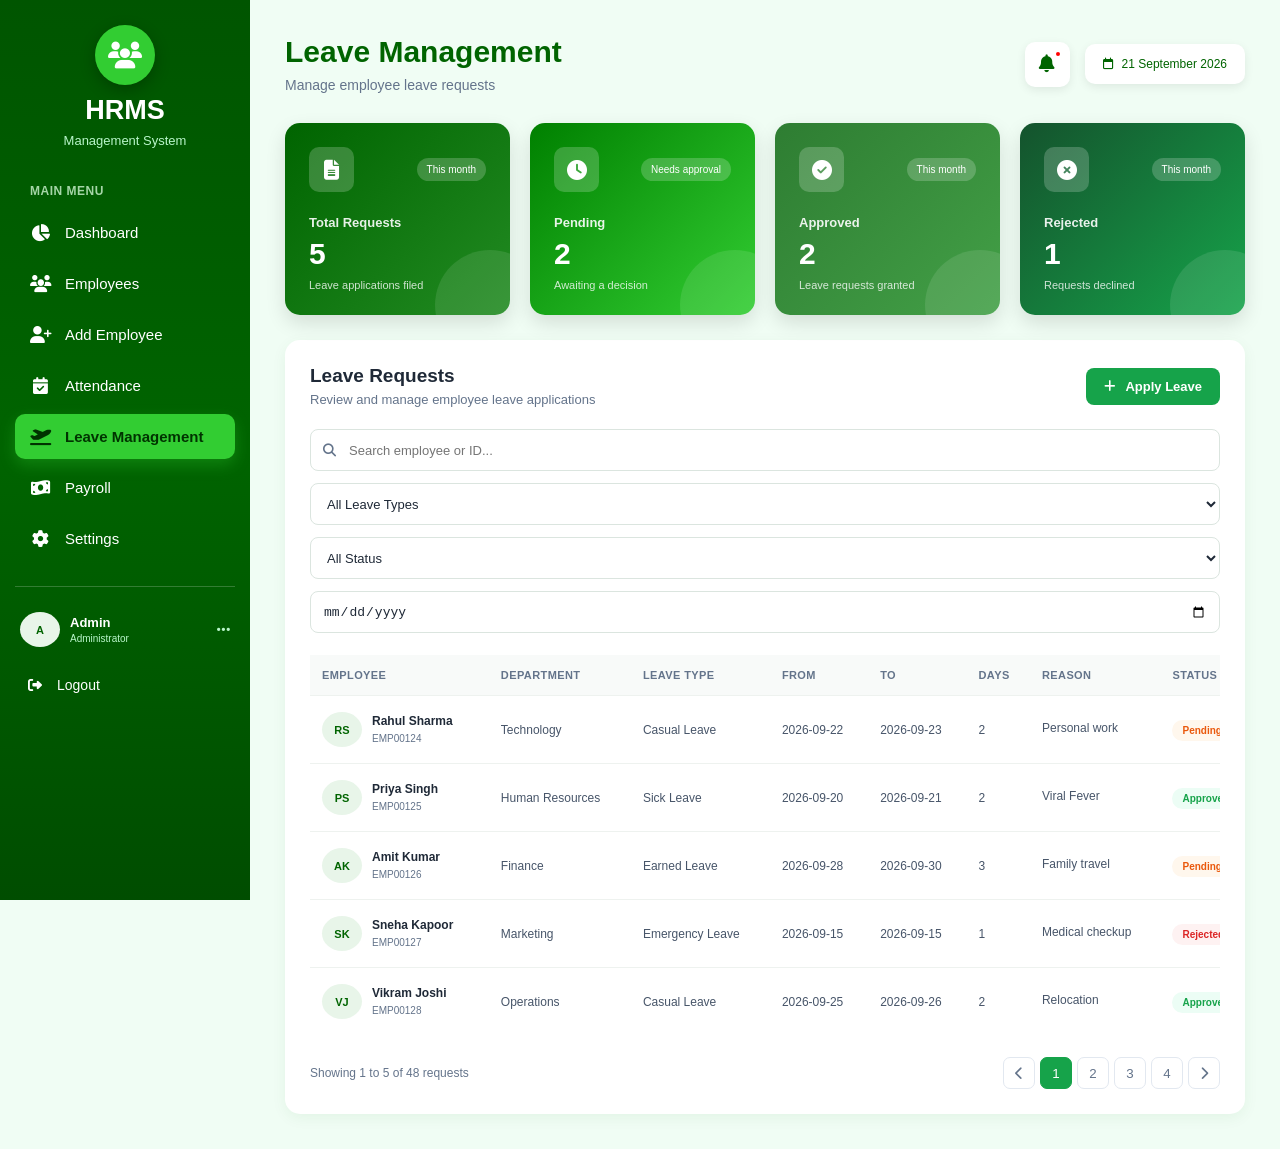
<file: leave-management/index.html>
<!DOCTYPE html>
<html lang="en">
<head>
    <meta charset="UTF-8">
    <meta name="viewport" content="width=device-width, initial-scale=1.0">
    <title>Leave Management - HRMS</title>

    <link rel="stylesheet"
          href="https://cdnjs.cloudflare.com/ajax/libs/font-awesome/6.5.2/css/all.min.css">
    <link rel="stylesheet" href="style.css">
</head>

<body>

    <!-- Sidebar -->
    <aside class="sidebar">

        <div class="logo">

            <div class="logo-icon">
                <i class="fas fa-users"></i>
            </div>

            <h2>HRMS</h2>

            <span>Management System</span>

        </div>


        <div class="menu-title">
            MAIN MENU
        </div>


        <nav>

            <a href="../dashboard/index.html" class="menu-link">
                <i class="fas fa-chart-pie"></i>
                <span>Dashboard</span>
            </a>

            <a href="../employees/index.html" class="menu-link">
                <i class="fas fa-users"></i>
                <span>Employees</span>
            </a>

            <a href="../add-employee/index.html" class="menu-link">
                <i class="fas fa-user-plus"></i>
                <span>Add Employee</span>
            </a>

            <a href="../attendance/index.html" class="menu-link">
                <i class="fas fa-calendar-check"></i>
                <span>Attendance</span>
            </a>

            <a href="index.html" class="menu-link active">
                <i class="fas fa-plane-departure"></i>
                <span>Leave Management</span>
            </a>

            <a href="../payroll/index.html" class="menu-link">
                <i class="fas fa-money-bill-wave"></i>
                <span>Payroll</span>
            </a>

            <a href="../settings/index.html" class="menu-link">
                <i class="fas fa-cog"></i>
                <span>Settings</span>
            </a>

        </nav>


        <div class="sidebar-bottom">

            <div class="admin-profile">

                <div class="avatar">
                    A
                </div>

                <div class="admin-info">
                    <strong>Admin</strong>
                    <small>Administrator</small>
                </div>

                <i class="fas fa-ellipsis-h"></i>

            </div>


            <a href="../login/index.html" class="logout">
                <i class="fas fa-sign-out-alt"></i>
                <span>Logout</span>
            </a>

        </div>

    </aside>


    <!-- Main Content -->
    <main class="main">

        <!-- Topbar -->
        <header class="topbar">

            <div class="welcome">
                <h1>Leave Management</h1>
                <p>Manage employee leave requests</p>
            </div>

            <div class="top-actions">

                <button class="notification">
                    <i class="fas fa-bell"></i>
                    <span></span>
                </button>

                <div class="date">
                    <i class="far fa-calendar"></i>
                    <span>21 September 2026</span>
                </div>

            </div>

        </header>


        <!-- Summary Cards -->
        <section class="stats">

            <div class="stat-card purple">

                <div class="stat-top">
                    <div class="stat-icon">
                        <i class="fas fa-file-lines"></i>
                    </div>
                    <span class="growth">This month</span>
                </div>

                <h3>Total Requests</h3>
                <h2>48</h2>
                <p>Leave applications filed</p>

            </div>

            <div class="stat-card blue">

                <div class="stat-top">
                    <div class="stat-icon">
                        <i class="fas fa-clock"></i>
                    </div>
                    <span class="growth">Needs approval</span>
                </div>

                <h3>Pending</h3>
                <h2>12</h2>
                <p>Awaiting a decision</p>

            </div>

            <div class="stat-card orange">

                <div class="stat-top">
                    <div class="stat-icon">
                        <i class="fas fa-circle-check"></i>
                    </div>
                    <span class="growth">This month</span>
                </div>

                <h3>Approved</h3>
                <h2>31</h2>
                <p>Leave requests granted</p>

            </div>

            <div class="stat-card green">

                <div class="stat-top">
                    <div class="stat-icon">
                        <i class="fas fa-circle-xmark"></i>
                    </div>
                    <span class="growth">This month</span>
                </div>

                <h3>Rejected</h3>
                <h2>5</h2>
                <p>Requests declined</p>

            </div>

        </section>


        <!-- Leave Requests -->
        <section class="content-card">

            <div class="card-header">
                <div>
                    <h2>Leave Requests</h2>
                    <p>Review and manage employee leave applications</p>
                </div>

                <button class="btn-primary" id="openApplyLeaveBtn">
                    <i class="fa-solid fa-plus"></i>
                    Apply Leave
                </button>
            </div>


            <!-- Filters -->
            <div class="filter-bar">

                <div class="search-box">
                    <i class="fa-solid fa-magnifying-glass"></i>
                    <input type="text" id="leaveSearch" placeholder="Search employee or ID...">
                </div>

                <select id="leaveTypeFilter">
                    <option value="All">All Leave Types</option>
                    <option value="Casual Leave">Casual Leave</option>
                    <option value="Sick Leave">Sick Leave</option>
                    <option value="Earned Leave">Earned Leave</option>
                    <option value="Emergency Leave">Emergency Leave</option>
                </select>

                <select id="leaveStatusFilter">
                    <option value="All">All Status</option>
                    <option value="Pending">Pending</option>
                    <option value="Approved">Approved</option>
                    <option value="Rejected">Rejected</option>
                </select>

                <input type="date" id="leaveDateFilter">

            </div>


            <!-- Table -->
            <div class="table-container">

                <table>

                    <thead>
                        <tr>
                            <th>Employee</th>
                            <th>Department</th>
                            <th>Leave Type</th>
                            <th>From</th>
                            <th>To</th>
                            <th>Days</th>
                            <th>Reason</th>
                            <th>Status</th>
                            <th>Action</th>
                        </tr>
                    </thead>

                    <tbody>

                        <tr>
                            <td>
                                <div class="employee">
                                    <div class="avatar">RS</div>
                                    <div>
                                        <strong>Rahul Sharma</strong>
                                        <small>EMP001</small>
                                    </div>
                                </div>
                            </td>

                            <td>Technology</td>
                            <td>Casual Leave</td>
                            <td>Sep 22, 2026</td>
                            <td>Sep 23, 2026</td>
                            <td>2</td>
                            <td>Personal work</td>

                            <td>
                                <span class="status pending">
                                    Pending
                                </span>
                            </td>

                            <td>
                                <div class="actions">
                                    <button class="approve" title="Approve">
                                        <i class="fa-solid fa-check"></i>
                                    </button>

                                    <button class="reject" title="Reject">
                                        <i class="fa-solid fa-xmark"></i>
                                    </button>

                                    <button class="view" title="View">
                                        <i class="fa-solid fa-eye"></i>
                                    </button>
                                </div>
                            </td>
                        </tr>


                        <tr>
                            <td>
                                <div class="employee">
                                    <div class="avatar">PS</div>
                                    <div>
                                        <strong>Priya Singh</strong>
                                        <small>EMP002</small>
                                    </div>
                                </div>
                            </td>

                            <td>Human Resources</td>
                            <td>Sick Leave</td>
                            <td>Sep 20, 2026</td>
                            <td>Sep 21, 2026</td>
                            <td>2</td>
                            <td>Health issue</td>

                            <td>
                                <span class="status approved">
                                    Approved
                                </span>
                            </td>

                            <td>
                                <div class="actions">
                                    <button class="approve" title="Approved">
                                        <i class="fa-solid fa-check"></i>
                                    </button>

                                    <button class="view" title="View">
                                        <i class="fa-solid fa-eye"></i>
                                    </button>
                                </div>
                            </td>
                        </tr>


                        <tr>
                            <td>
                                <div class="employee">
                                    <div class="avatar">AK</div>
                                    <div>
                                        <strong>Amit Kumar</strong>
                                        <small>EMP003</small>
                                    </div>
                                </div>
                            </td>

                            <td>Finance</td>
                            <td>Earned Leave</td>
                            <td>Sep 25, 2026</td>
                            <td>Sep 27, 2026</td>
                            <td>3</td>
                            <td>Family function</td>

                            <td>
                                <span class="status pending">
                                    Pending
                                </span>
                            </td>

                            <td>
                                <div class="actions">
                                    <button class="approve" title="Approve">
                                        <i class="fa-solid fa-check"></i>
                                    </button>

                                    <button class="reject" title="Reject">
                                        <i class="fa-solid fa-xmark"></i>
                                    </button>

                                    <button class="view" title="View">
                                        <i class="fa-solid fa-eye"></i>
                                    </button>
                                </div>
                            </td>
                        </tr>


                        <tr>
                            <td>
                                <div class="employee">
                                    <div class="avatar">SK</div>
                                    <div>
                                        <strong>Sneha Kapoor</strong>
                                        <small>EMP004</small>
                                    </div>
                                </div>
                            </td>

                            <td>Marketing</td>
                            <td>Casual Leave</td>
                            <td>Sep 18, 2026</td>
                            <td>Sep 19, 2026</td>
                            <td>2</td>
                            <td>Personal work</td>

                            <td>
                                <span class="status approved">
                                    Approved
                                </span>
                            </td>

                            <td>
                                <div class="actions">
                                    <button class="approve" title="Approved">
                                        <i class="fa-solid fa-check"></i>
                                    </button>

                                    <button class="view" title="View">
                                        <i class="fa-solid fa-eye"></i>
                                    </button>
                                </div>
                            </td>
                        </tr>


                        <tr>
                            <td>
                                <div class="employee">
                                    <div class="avatar">VJ</div>
                                    <div>
                                        <strong>Vikram Joshi</strong>
                                        <small>EMP005</small>
                                    </div>
                                </div>
                            </td>

                            <td>Operations</td>
                            <td>Emergency Leave</td>
                            <td>Sep 15, 2026</td>
                            <td>Sep 16, 2026</td>
                            <td>2</td>
                            <td>Emergency</td>

                            <td>
                                <span class="status rejected">
                                    Rejected
                                </span>
                            </td>

                            <td>
                                <div class="actions">
                                    <button class="view" title="View">
                                        <i class="fa-solid fa-eye"></i>
                                    </button>
                                </div>
                            </td>
                        </tr>

                    </tbody>

                </table>

            </div>


            <!-- Pagination -->
            <div class="pagination">

                <p>Showing 1 to 5 of 48 requests</p>

                <div class="pages">
                    <button class="page-arrow">
                        <i class="fa-solid fa-chevron-left"></i>
                    </button>

                    <button class="page active">1</button>
                    <button class="page">2</button>
                    <button class="page">3</button>
                    <button class="page">4</button>

                    <button class="page-arrow">
                        <i class="fa-solid fa-chevron-right"></i>
                    </button>
                </div>

            </div>

        </section>

    </main>
    <script src="script.js"></script>
</body>
</html>
</file>
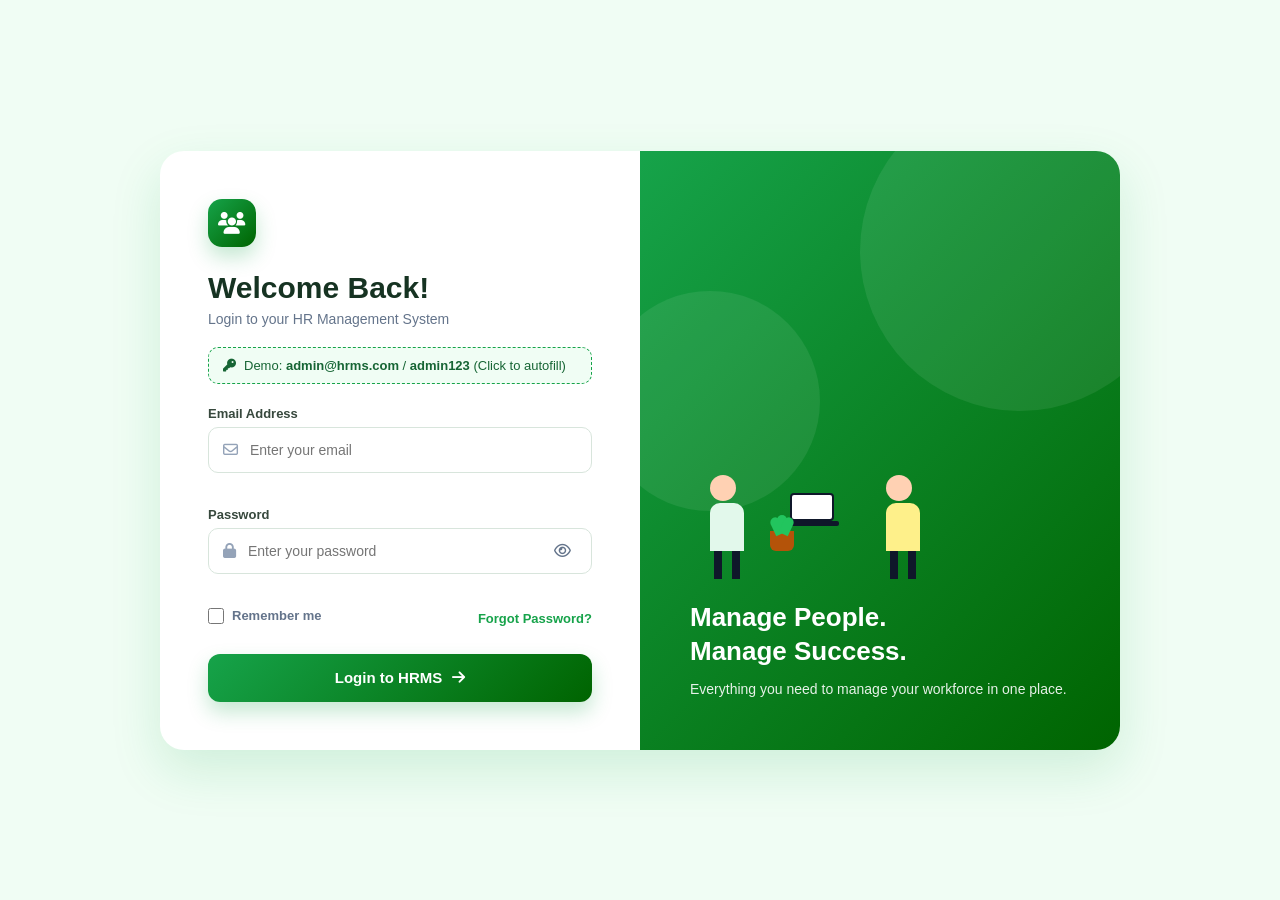
<file: login page/index.html>
<!DOCTYPE html>
<html lang="en">
<head>
    <meta charset="UTF-8">
    <meta http-equiv="refresh" content="0; url=../login/index.html">
    <title>Redirecting to Login...</title>
</head>
<body>
    <p>Redirecting to <a href="../login/index.html">HRMS Login</a>...</p>
    <script>window.location.href = "../login/index.html";</script>
</body>
</html>
</file>
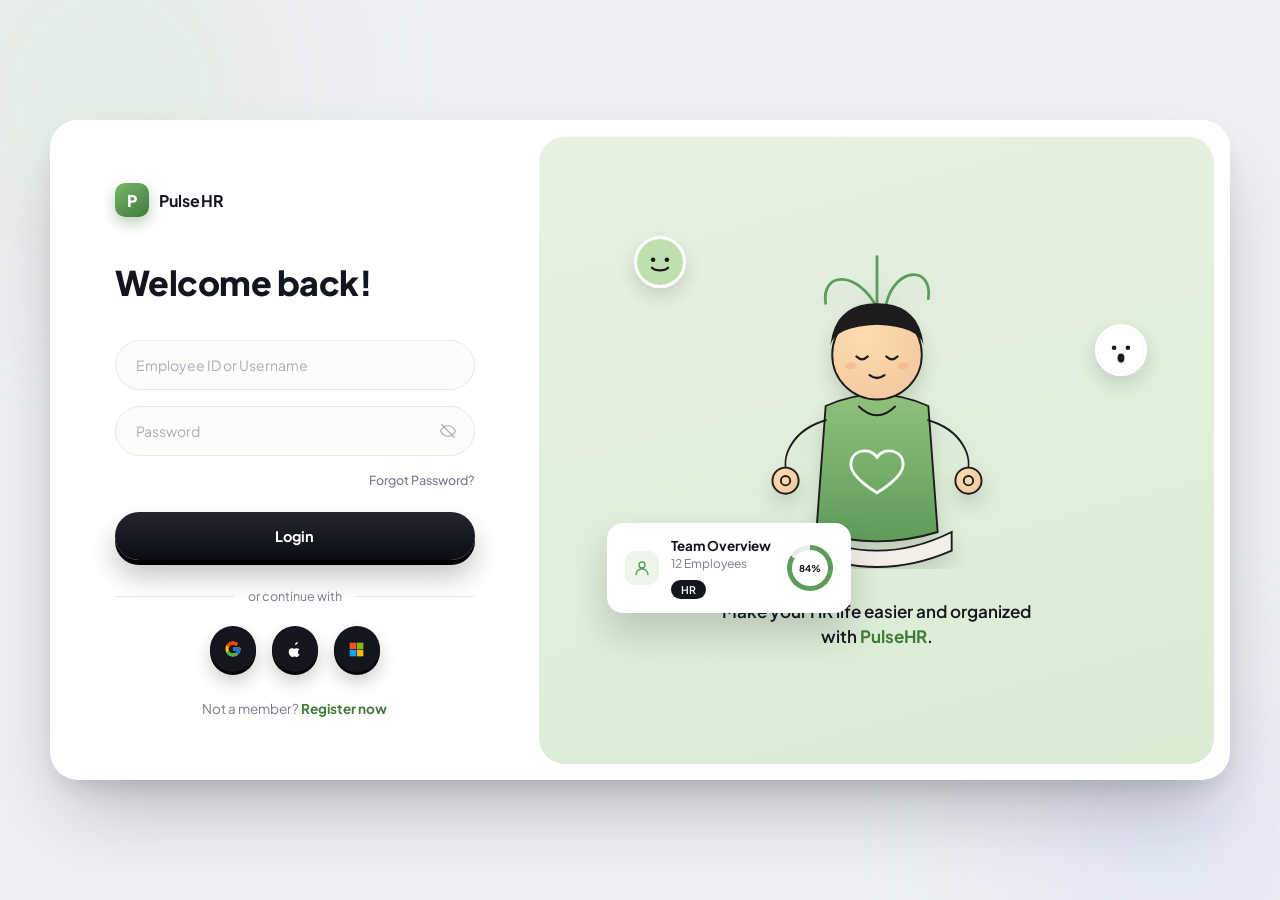
<file: login-page/index.html>
<!DOCTYPE html>
<html lang="en">
<head>
<meta charset="UTF-8">
<meta name="viewport" content="width=device-width, initial-scale=1.0">
<title>HR Portal | Employee Login</title>
<link rel="preconnect" href="https://fonts.googleapis.com">
<link rel="preconnect" href="https://fonts.gstatic.com" crossorigin>
<link href="https://fonts.googleapis.com/css2?family=Plus+Jakarta+Sans:wght@400;500;600;700;800&display=swap" rel="stylesheet">
<link rel="stylesheet" href="css/style.css">
</head>
<body>

  <div class="backdrop">
    <span class="blob blob-a"></span>
    <span class="blob blob-b"></span>
  </div>

  <div class="app-card">
    <div class="card-body">

      <!-- Left: auth panel -->
      <div class="auth-panel">
        <div class="auth-inner">

          <div class="brand">
            <span class="brand-mark">P</span>
            <span class="brand-name">PulseHR</span>
          </div>

          <h1>Welcome back!</h1>

          <form action="#" method="post">
            <div class="pill-field">
              <input type="text" id="empId" name="empId" placeholder="Employee ID or Username" required>
            </div>

            <div class="pill-field">
              <input type="password" id="password" name="password" placeholder="Password" required>
              <span class="eye" aria-hidden="true">
                <svg viewBox="0 0 24 24" width="18" height="18">
                  <path d="M2 12s4-7 10-7 10 7 10 7-4 7-10 7-10-7-10-7z" fill="none" stroke="currentColor" stroke-width="1.6"/>
                  <line x1="3" y1="3" x2="21" y2="21" stroke="currentColor" stroke-width="1.6"/>
                </svg>
              </span>
            </div>

            <a href="#" class="forgot">Forgot Password?</a>

            <button type="submit" class="btn-login">
              <span class="btn-text">Login</span>
              <span class="btn-spinner" aria-hidden="true"></span>
            </button>

            <div class="divider"><span>or continue with</span></div>

            <div class="social-row">
              <button type="button" class="social-btn" aria-label="Continue with Google">
                <svg viewBox="0 0 48 48" width="18" height="18"><path fill="#FFC107" d="M43.6 20.5H42V20H24v8h11.3C33.7 32.6 29.3 36 24 36c-6.6 0-12-5.4-12-12s5.4-12 12-12c3.1 0 5.8 1.1 8 3l5.7-5.7C34.6 6.1 29.6 4 24 4 12.9 4 4 12.9 4 24s8.9 20 20 20 20-8.9 20-20c0-1.3-.1-2.7-.4-3.5z"/><path fill="#FF3D00" d="M6.3 14.7l6.6 4.8C14.6 15.9 19 13 24 13c3.1 0 5.8 1.1 8 3l5.7-5.7C34.6 6.1 29.6 4 24 4 16.3 4 9.7 8.3 6.3 14.7z"/><path fill="#4CAF50" d="M24 44c5.5 0 10.4-1.9 14.2-5.1l-6.5-5.5C29.6 35.4 26.9 36 24 36c-5.3 0-9.7-3.4-11.3-8.1l-6.6 5.1C9.6 39.6 16.3 44 24 44z"/><path fill="#1976D2" d="M43.6 20.5H42V20H24v8h11.3c-.8 2.3-2.3 4.3-4.2 5.7l6.5 5.5C39.9 37 44 31 44 24c0-1.3-.1-2.7-.4-3.5z"/></svg>
              </button>
              <button type="button" class="social-btn dark" aria-label="Continue with Apple">
                <svg viewBox="0 0 24 24" width="16" height="16" fill="#fff"><path d="M16.365 1.43c0 1.14-.468 2.19-1.23 2.98-.822.86-2.09 1.53-3.14 1.44-.13-1.1.42-2.24 1.19-3.03.85-.87 2.28-1.5 3.18-1.39zm3.41 16.94c-.5 1.17-1.1 2.32-1.98 3.39-.86 1.05-1.75 2.13-3.16 2.16-1.36.03-1.8-.81-3.36-.81-1.56 0-2.05.79-3.34.84-1.35.05-2.38-1.14-3.25-2.19-1.77-2.16-3.13-6.11-1.31-8.79.9-1.33 2.51-2.18 4.26-2.2 1.32-.03 2.56.87 3.36.87.8 0 2.31-1.08 3.9-.92.66.03 2.53.27 3.72 2.02-.1.06-2.22 1.28-2.2 3.83.02 3.04 2.68 4.05 2.36 4.8z"/></svg>
              </button>
              <button type="button" class="social-btn dark" aria-label="Continue with Microsoft">
                <svg viewBox="0 0 23 23" width="15" height="15"><rect x="1" y="1" width="10" height="10" fill="#f35325"/><rect x="12" y="1" width="10" height="10" fill="#81bc06"/><rect x="1" y="12" width="10" height="10" fill="#05a6f0"/><rect x="12" y="12" width="10" height="10" fill="#ffba08"/></svg>
              </button>
            </div>
          </form>

          <p class="register-note">Not a member? <a href="#">Register now</a></p>
        </div>
      </div>

      <!-- Right: illustration showcase panel -->
      <div class="showcase-panel">

        <div class="avatar-bubble avatar-1">
          <svg viewBox="0 0 40 40"><circle cx="20" cy="20" r="20" fill="#bfe0ae"/><circle cx="14" cy="18" r="2" fill="#1a1a1a"/><circle cx="26" cy="18" r="2" fill="#1a1a1a"/><path d="M13 25c3 3 11 3 14 0" stroke="#1a1a1a" stroke-width="2" fill="none" stroke-linecap="round"/></svg>
        </div>
        <div class="avatar-bubble avatar-2">
          <svg viewBox="0 0 40 40"><circle cx="20" cy="20" r="20" fill="#ffffff"/><circle cx="14" cy="18" r="2" fill="#1a1a1a"/><circle cx="26" cy="18" r="2" fill="#1a1a1a"/><ellipse cx="20" cy="27" rx="3" ry="4" fill="#1a1a1a"/></svg>
        </div>

        <svg class="illustration" viewBox="0 0 300 340" width="300" height="340">
          <defs>
            <linearGradient id="sweater" x1="0" y1="0" x2="0" y2="1">
              <stop offset="0%" stop-color="#8fc17b"/>
              <stop offset="100%" stop-color="#5d9c59"/>
            </linearGradient>
            <radialGradient id="skin" cx="35%" cy="30%" r="75%">
              <stop offset="0%" stop-color="#ffdbb0"/>
              <stop offset="100%" stop-color="#f2c9a0"/>
            </radialGradient>
            <filter id="illuShadow" x="-30%" y="-10%" width="160%" height="140%">
              <feDropShadow dx="0" dy="10" stdDeviation="10" flood-color="#1a1a1a" flood-opacity="0.15"/>
            </filter>
          </defs>

          <g filter="url(#illuShadow)">
            <!-- hair loop swirls -->
            <path d="M150 60 C130 20, 90 20, 95 55" fill="none" stroke="#5d9c59" stroke-width="3" stroke-linecap="round"/>
            <path d="M160 55 C170 15, 210 15, 205 50" fill="none" stroke="#5d9c59" stroke-width="3" stroke-linecap="round"/>
            <path d="M150 60 C150 15, 150 10, 150 5" fill="none" stroke="#5d9c59" stroke-width="3" stroke-linecap="round"/>

            <!-- crossed legs -->
            <path d="M70 300 Q150 340 230 300 L230 320 Q150 355 70 320 Z" fill="#f4efe6" stroke="#1a1a1a" stroke-width="2"/>

            <!-- torso / sweater -->
            <path d="M95 165 Q150 140 205 165 L215 300 Q150 320 85 300 Z" fill="url(#sweater)" stroke="#1a1a1a" stroke-width="2"/>
            <!-- collar -->
            <path d="M130 165 Q150 185 170 165" fill="none" stroke="#1a1a1a" stroke-width="2"/>
            <!-- heart -->
            <path d="M150 220 C142 208 122 212 122 228 C122 242 150 258 150 258 C150 258 178 242 178 228 C178 212 158 208 150 220 Z" fill="none" stroke="#ffffff" stroke-width="3"/>

            <!-- arms -->
            <path d="M96 180 C60 190 45 220 55 240" fill="none" stroke="#1a1a1a" stroke-width="2"/>
            <path d="M204 180 C240 190 255 220 245 240" fill="none" stroke="#1a1a1a" stroke-width="2"/>
            <!-- hands (ok gesture) -->
            <circle cx="52" cy="245" r="14" fill="url(#skin)" stroke="#1a1a1a" stroke-width="2"/>
            <circle cx="52" cy="245" r="5" fill="none" stroke="#1a1a1a" stroke-width="2"/>
            <circle cx="248" cy="245" r="14" fill="url(#skin)" stroke="#1a1a1a" stroke-width="2"/>
            <circle cx="248" cy="245" r="5" fill="none" stroke="#1a1a1a" stroke-width="2"/>

            <!-- head -->
            <circle cx="150" cy="110" r="48" fill="url(#skin)" stroke="#1a1a1a" stroke-width="2"/>
            <!-- hair cap -->
            <path d="M100 100 Q105 55 150 55 Q195 55 200 100 Q195 80 150 78 Q105 80 100 100 Z" fill="#1a1a1a"/>
            <!-- face -->
            <path d="M128 112 q6 6 12 0" fill="none" stroke="#1a1a1a" stroke-width="2.4" stroke-linecap="round"/>
            <path d="M160 112 q6 6 12 0" fill="none" stroke="#1a1a1a" stroke-width="2.4" stroke-linecap="round"/>
            <path d="M142 132 q8 6 16 0" fill="none" stroke="#1a1a1a" stroke-width="2.4" stroke-linecap="round"/>
            <!-- blush -->
            <ellipse cx="122" cy="122" rx="6" ry="3.5" fill="#f2a97e" opacity="0.5"/>
            <ellipse cx="178" cy="122" rx="6" ry="3.5" fill="#f2a97e" opacity="0.5"/>
          </g>
        </svg>

        <div class="stat-card">
          <div class="stat-icon">
            <svg viewBox="0 0 24 24" width="18" height="18"><path d="M12 12a4 4 0 100-8 4 4 0 000 8zM4 21a8 8 0 0116 0" fill="none" stroke="#5d9c59" stroke-width="1.8" stroke-linecap="round" stroke-linejoin="round"/></svg>
          </div>
          <div class="stat-text">
            <p class="stat-title">Team Overview</p>
            <p class="stat-sub">12 Employees</p>
            <span class="stat-tag">HR</span>
          </div>
          <div class="progress-ring">
            <span>84%</span>
          </div>
        </div>

        <p class="showcase-caption">Make your HR life easier and organized with <strong>PulseHR</strong>.</p>
      </div>

    </div>
  </div>

</body>
</html>
</file>
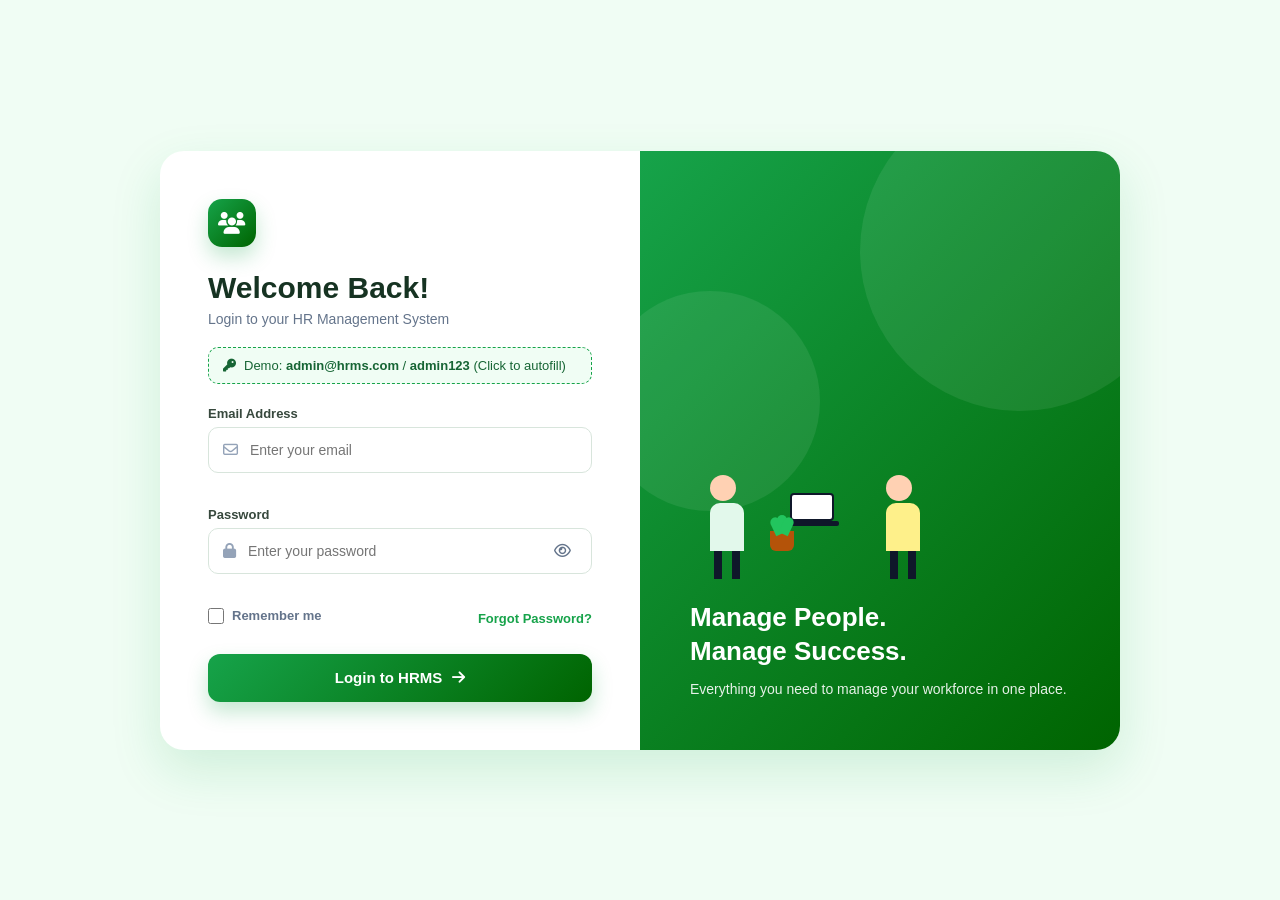
<file: login/index.html>
<!DOCTYPE html>
<html lang="en">
<head>
    <meta charset="UTF-8">
    <meta name="viewport" content="width=device-width, initial-scale=1.0">
    <title>HR Management System - Login</title>
    <link rel="stylesheet" href="https://cdnjs.cloudflare.com/ajax/libs/font-awesome/6.5.2/css/all.min.css">
    <link rel="stylesheet" href="style.css">
</head>
<body>

<div class="login-container">

    <!-- Left Side -->
    <div class="login-box">

        <div class="logo">
            <i class="fa-solid fa-users"></i>
        </div>

        <h1>Welcome Back!</h1>
        <p class="subtitle">Login to your HR Management System</p>

        <!-- Demo Credentials Pill -->
        <div class="demo-badge" id="autofillDemo">
            <i class="fa-solid fa-key"></i>
            <span>Demo: <strong>admin@hrms.com</strong> / <strong>admin123</strong> (Click to autofill)</span>
        </div>

        <form id="loginForm" novalidate>

            <label for="emailInput">Email Address</label>
            <div class="input-box" id="emailBox">
                <span><i class="fa-regular fa-envelope"></i></span>
                <input type="email" id="emailInput" placeholder="Enter your email" required autocomplete="email">
            </div>
            <div class="field-error" id="emailError"></div>

            <label for="passwordInput">Password</label>
            <div class="input-box" id="passwordBox">
                <span><i class="fa-solid fa-lock"></i></span>
                <input type="password" id="passwordInput" placeholder="Enter your password" required autocomplete="current-password">
                <button type="button" class="eye-btn" id="togglePassword" aria-label="Toggle password visibility">
                    <i class="fa-regular fa-eye" id="eyeIcon"></i>
                </button>
            </div>
            <div class="field-error" id="passwordError"></div>

            <div class="options">
                <label class="remember">
                    <input type="checkbox" id="rememberMe">
                    Remember me
                </label>

                <a href="#" id="forgotPasswordLink">Forgot Password?</a>
            </div>

            <button type="submit" id="submitBtn">
                <span class="btn-text">Login to HRMS</span>
                <i class="fa-solid fa-arrow-right"></i>
            </button>

        </form>

    </div>


    <!-- Right Side -->
    <div class="illustration">

        <div class="circle circle1"></div>
        <div class="circle circle2"></div>

        <!-- Doodle -->
        <div class="doodle">

            <div class="person person1">
                <div class="head"></div>
                <div class="body"></div>
                <div class="leg left"></div>
                <div class="leg right"></div>
            </div>

            <div class="person person2">
                <div class="head"></div>
                <div class="body"></div>
                <div class="leg left"></div>
                <div class="leg right"></div>
            </div>

            <div class="laptop">
                <div class="screen"></div>
                <div class="base"></div>
            </div>

            <div class="plant">
                <div class="leaf leaf1"></div>
                <div class="leaf leaf2"></div>
                <div class="leaf leaf3"></div>
                <div class="pot"></div>
            </div>

        </div>

        <h2>Manage People.<br>Manage Success.</h2>
        <p>Everything you need to manage your workforce in one place.</p>

    </div>

</div>
<script src="script.js"></script>
</body>
</html>
</file>
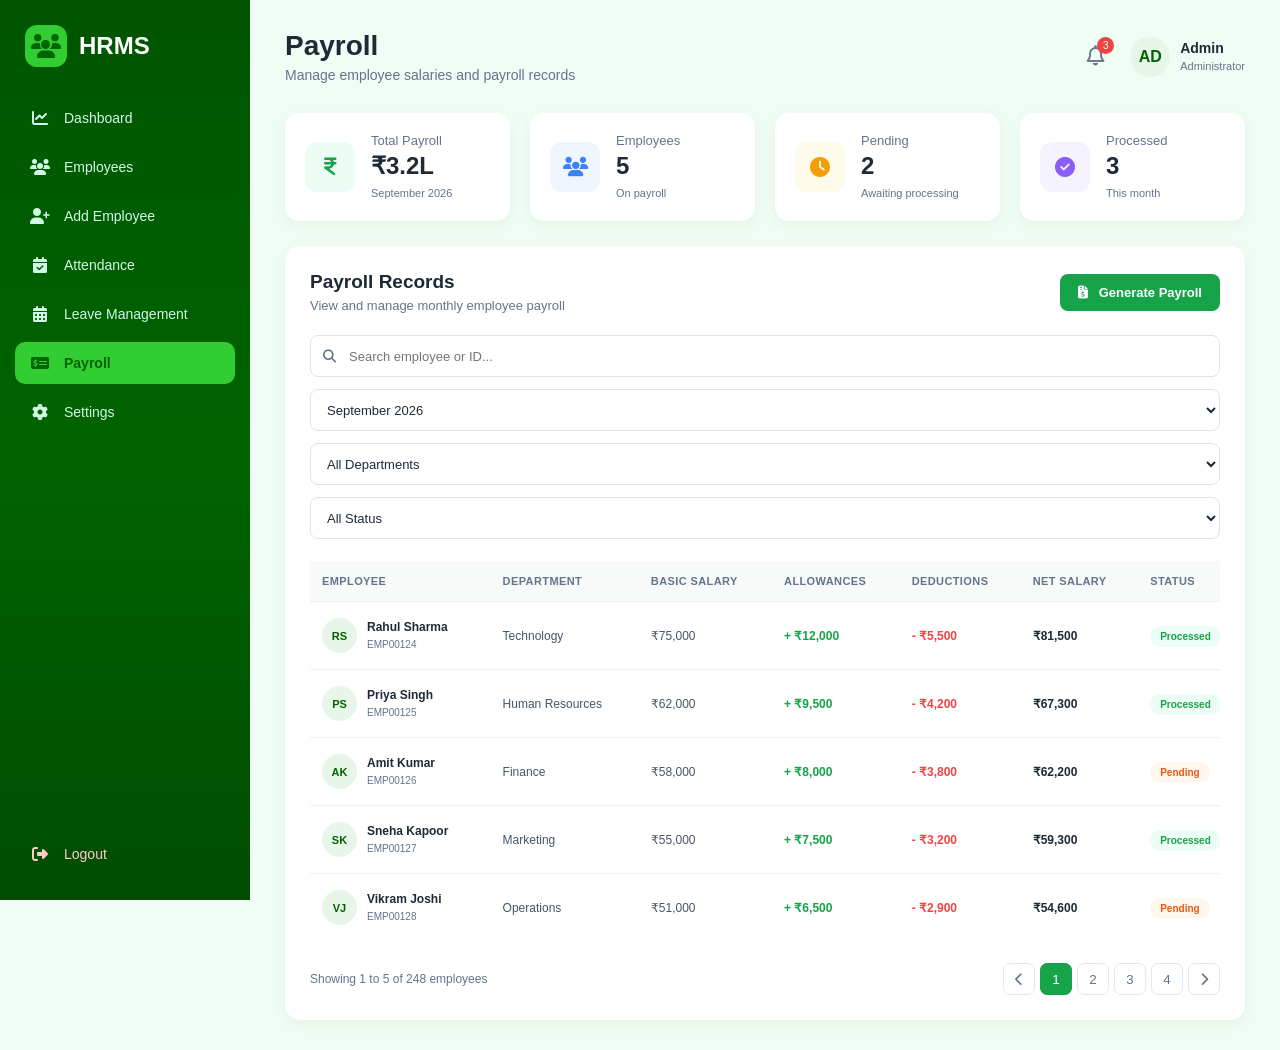
<file: payroll/index.html>
<!DOCTYPE html>
<html lang="en">
<head>
    <meta charset="UTF-8">
    <meta name="viewport" content="width=device-width, initial-scale=1.0">
    <title>Payroll - HRMS</title>

    <link rel="stylesheet"
          href="https://cdnjs.cloudflare.com/ajax/libs/font-awesome/6.5.2/css/all.min.css">
    <link rel="stylesheet" href="style.css">
</head>

<body>

    <!-- Sidebar -->
    <aside class="sidebar">

        <div class="logo">
            <div class="logo-icon">
                <i class="fa-solid fa-users"></i>
            </div>
            <span>HRMS</span>
        </div>

        <nav class="nav-menu">

            <a href="../dashboard/index.html" class="nav-item">
                <i class="fa-solid fa-chart-line"></i>
                <span>Dashboard</span>
            </a>

            <a href="../employees/index.html" class="nav-item">
                <i class="fa-solid fa-users"></i>
                <span>Employees</span>
            </a>

            <a href="../add-employee/index.html" class="nav-item">
                <i class="fa-solid fa-user-plus"></i>
                <span>Add Employee</span>
            </a>

            <a href="../attendance/index.html" class="nav-item">
                <i class="fa-solid fa-calendar-check"></i>
                <span>Attendance</span>
            </a>

            <a href="../leave-management/index.html" class="nav-item">
                <i class="fa-solid fa-calendar-days"></i>
                <span>Leave Management</span>
            </a>

            <a href="../payroll/index.html" class="nav-item active">
                <i class="fa-solid fa-money-check-dollar"></i>
                <span>Payroll</span>
            </a>

            <a href="../settings/index.html" class="nav-item">
                <i class="fa-solid fa-gear"></i>
                <span>Settings</span>
            </a>

        </nav>

        <div class="sidebar-bottom">
            <a href="../login/index.html" class="nav-item logout">
                <i class="fa-solid fa-right-from-bracket"></i>
                <span>Logout</span>
            </a>
        </div>

    </aside>


    <!-- Main Content -->
    <main class="main-content">

        <!-- Topbar -->
        <header class="topbar">

            <div>
                <h1>Payroll</h1>
                <p>Manage employee salaries and payroll records</p>
            </div>

            <div class="topbar-right">

                <div class="notification">
                    <i class="fa-regular fa-bell"></i>
                    <span>3</span>
                </div>

                <div class="profile">
                    <div class="profile-avatar">AD</div>

                    <div>
                        <strong>Admin</strong>
                        <small>Administrator</small>
                    </div>
                </div>

            </div>

        </header>


        <!-- Payroll Stats -->
        <section class="stats-grid">

            <div class="stat-card">

                <div class="stat-icon green">
                    <i class="fa-solid fa-indian-rupee-sign"></i>
                </div>

                <div>
                    <p>Total Payroll</p>
                    <h2 id="totalPayrollAmount">₹28.4L</h2>
                    <span class="stat-info">September 2026</span>
                </div>

            </div>


            <div class="stat-card">

                <div class="stat-icon blue">
                    <i class="fa-solid fa-users"></i>
                </div>

                <div>
                    <p>Employees</p>
                    <h2 id="payrollEmployeesCount">5</h2>
                    <span class="stat-info">On payroll</span>
                </div>

            </div>


            <div class="stat-card">

                <div class="stat-icon yellow">
                    <i class="fa-solid fa-clock"></i>
                </div>

                <div>
                    <p>Pending</p>
                    <h2 id="payrollPendingCount">2</h2>
                    <span class="stat-info">Awaiting processing</span>
                </div>

            </div>


            <div class="stat-card">

                <div class="stat-icon purple">
                    <i class="fa-solid fa-circle-check"></i>
                </div>

                <div>
                    <p>Processed</p>
                    <h2 id="payrollProcessedCount">3</h2>
                    <span class="stat-info">This month</span>
                </div>

            </div>

        </section>


        <!-- Payroll Records -->
        <section class="content-card">

            <div class="card-header">

                <div>
                    <h2>Payroll Records</h2>
                    <p>View and manage monthly employee payroll</p>
                </div>

                <button class="btn-primary" id="openGenerateModalBtn">
                    <i class="fa-solid fa-file-invoice-dollar"></i>
                    Generate Payroll
                </button>

            </div>


            <!-- Filters -->
            <div class="filter-bar">

                <div class="search-box">
                    <i class="fa-solid fa-magnifying-glass"></i>
                    <input
                        type="text"
                        id="payrollSearch"
                        placeholder="Search employee or ID..."
                    >
                </div>

                <select id="payrollMonthFilter">
                    <option value="September 2026">September 2026</option>
                    <option value="August 2026">August 2026</option>
                    <option value="July 2026">July 2026</option>
                    <option value="June 2026">June 2026</option>
                </select>

                <select id="payrollDeptFilter">
                    <option value="All">All Departments</option>
                    <option value="Technology">Technology</option>
                    <option value="Human Resources">Human Resources</option>
                    <option value="Finance">Finance</option>
                    <option value="Marketing">Marketing</option>
                    <option value="Operations">Operations</option>
                </select>

                <select id="payrollStatusFilter">
                    <option value="All">All Status</option>
                    <option value="Processed">Processed</option>
                    <option value="Pending">Pending</option>
                </select>

            </div>


            <!-- Table -->
            <div class="table-container">

                <table>

                    <thead>
                        <tr>
                            <th>Employee</th>
                            <th>Department</th>
                            <th>Basic Salary</th>
                            <th>Allowances</th>
                            <th>Deductions</th>
                            <th>Net Salary</th>
                            <th>Status</th>
                            <th>Action</th>
                        </tr>
                    </thead>


                    <tbody>

                        <!-- Employee 1 -->
                        <tr>

                            <td>
                                <div class="employee">

                                    <div class="avatar">
                                        RS
                                    </div>

                                    <div>
                                        <strong>Rahul Sharma</strong>
                                        <small>EMP001</small>
                                    </div>

                                </div>
                            </td>

                            <td>Technology</td>

                            <td>₹75,000</td>

                            <td class="positive">
                                + ₹12,000
                            </td>

                            <td class="negative">
                                - ₹5,500
                            </td>

                            <td class="salary">
                                ₹81,500
                            </td>

                            <td>
                                <span class="status processed">
                                    Processed
                                </span>
                            </td>

                            <td>
                                <div class="actions">

                                    <button class="view"
                                            title="View">
                                        <i class="fa-solid fa-eye"></i>
                                    </button>

                                    <button class="download"
                                            title="Download">
                                        <i class="fa-solid fa-download"></i>
                                    </button>

                                </div>
                            </td>

                        </tr>


                        <!-- Employee 2 -->
                        <tr>

                            <td>
                                <div class="employee">

                                    <div class="avatar">
                                        PS
                                    </div>

                                    <div>
                                        <strong>Priya Singh</strong>
                                        <small>EMP002</small>
                                    </div>

                                </div>
                            </td>

                            <td>Human Resources</td>

                            <td>₹62,000</td>

                            <td class="positive">
                                + ₹9,500
                            </td>

                            <td class="negative">
                                - ₹4,200
                            </td>

                            <td class="salary">
                                ₹67,300
                            </td>

                            <td>
                                <span class="status processed">
                                    Processed
                                </span>
                            </td>

                            <td>
                                <div class="actions">

                                    <button class="view">
                                        <i class="fa-solid fa-eye"></i>
                                    </button>

                                    <button class="download">
                                        <i class="fa-solid fa-download"></i>
                                    </button>

                                </div>
                            </td>

                        </tr>


                        <!-- Employee 3 -->
                        <tr>

                            <td>
                                <div class="employee">

                                    <div class="avatar">
                                        AK
                                    </div>

                                    <div>
                                        <strong>Amit Kumar</strong>
                                        <small>EMP003</small>
                                    </div>

                                </div>
                            </td>

                            <td>Finance</td>

                            <td>₹58,000</td>

                            <td class="positive">
                                + ₹8,000
                            </td>

                            <td class="negative">
                                - ₹3,800
                            </td>

                            <td class="salary">
                                ₹62,200
                            </td>

                            <td>
                                <span class="status pending">
                                    Pending
                                </span>
                            </td>

                            <td>
                                <div class="actions">

                                    <button class="view">
                                        <i class="fa-solid fa-eye"></i>
                                    </button>

                                    <button class="process">
                                        <i class="fa-solid fa-check"></i>
                                    </button>

                                </div>
                            </td>

                        </tr>


                        <!-- Employee 4 -->
                        <tr>

                            <td>
                                <div class="employee">

                                    <div class="avatar">
                                        SK
                                    </div>

                                    <div>
                                        <strong>Sneha Kapoor</strong>
                                        <small>EMP004</small>
                                    </div>

                                </div>
                            </td>

                            <td>Marketing</td>

                            <td>₹55,000</td>

                            <td class="positive">
                                + ₹7,500
                            </td>

                            <td class="negative">
                                - ₹3,200
                            </td>

                            <td class="salary">
                                ₹59,300
                            </td>

                            <td>
                                <span class="status processed">
                                    Processed
                                </span>
                            </td>

                            <td>
                                <div class="actions">

                                    <button class="view">
                                        <i class="fa-solid fa-eye"></i>
                                    </button>

                                    <button class="download">
                                        <i class="fa-solid fa-download"></i>
                                    </button>

                                </div>
                            </td>

                        </tr>


                        <!-- Employee 5 -->
                        <tr>

                            <td>
                                <div class="employee">

                                    <div class="avatar">
                                        VJ
                                    </div>

                                    <div>
                                        <strong>Vikram Joshi</strong>
                                        <small>EMP005</small>
                                    </div>

                                </div>
                            </td>

                            <td>Operations</td>

                            <td>₹51,000</td>

                            <td class="positive">
                                + ₹6,500
                            </td>

                            <td class="negative">
                                - ₹2,900
                            </td>

                            <td class="salary">
                                ₹54,600
                            </td>

                            <td>
                                <span class="status pending">
                                    Pending
                                </span>
                            </td>

                            <td>
                                <div class="actions">

                                    <button class="view">
                                        <i class="fa-solid fa-eye"></i>
                                    </button>

                                    <button class="process">
                                        <i class="fa-solid fa-check"></i>
                                    </button>

                                </div>
                            </td>

                        </tr>

                    </tbody>

                </table>

            </div>


            <!-- Pagination -->
            <div class="pagination">

                <p>
                    Showing 1 to 5 of 248 employees
                </p>

                <div class="pages">

                    <button class="page-arrow">
                        <i class="fa-solid fa-chevron-left"></i>
                    </button>

                    <button class="page active">1</button>
                    <button class="page">2</button>
                    <button class="page">3</button>
                    <button class="page">4</button>

                    <button class="page-arrow">
                        <i class="fa-solid fa-chevron-right"></i>
                    </button>

                </div>

            </div>

        </section>

    </main>
    <script src="script.js"></script>
</body>
</html>
</file>
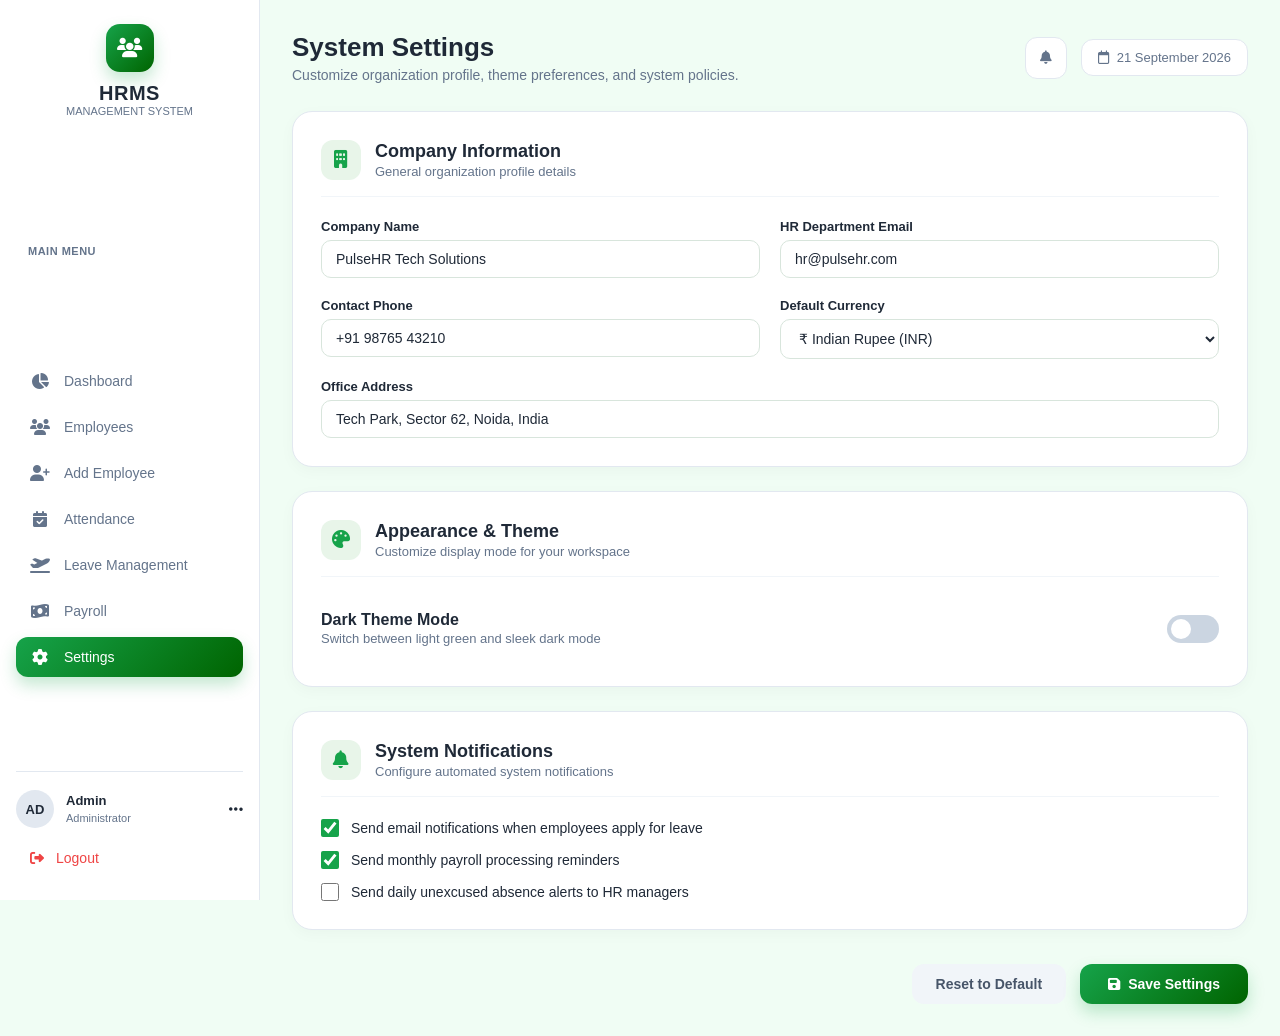
<file: settings/index.html>
<!DOCTYPE html>
<html lang="en">
<head>
    <meta charset="UTF-8">
    <meta name="viewport" content="width=device-width, initial-scale=1.0">
    <title>Settings - HRMS</title>
    <link rel="stylesheet" href="https://cdnjs.cloudflare.com/ajax/libs/font-awesome/6.5.2/css/all.min.css">
    <link rel="stylesheet" href="style.css">
</head>
<body>

    <!-- Sidebar -->
    <aside class="sidebar">

        <div class="logo">
            <div class="logo-icon">
                <i class="fas fa-users"></i>
            </div>
            <h2>HRMS</h2>
            <span>Management System</span>
        </div>

        <div class="menu-title">MAIN MENU</div>

        <nav>
            <a href="../dashboard/index.html" class="menu-link">
                <i class="fas fa-chart-pie"></i>
                <span>Dashboard</span>
            </a>
            <a href="../employees/index.html" class="menu-link">
                <i class="fas fa-users"></i>
                <span>Employees</span>
            </a>
            <a href="../add-employee/index.html" class="menu-link">
                <i class="fas fa-user-plus"></i>
                <span>Add Employee</span>
            </a>
            <a href="../attendance/index.html" class="menu-link">
                <i class="fas fa-calendar-check"></i>
                <span>Attendance</span>
            </a>
            <a href="../leave-management/index.html" class="menu-link">
                <i class="fas fa-plane-departure"></i>
                <span>Leave Management</span>
            </a>
            <a href="../payroll/index.html" class="menu-link">
                <i class="fas fa-money-bill-wave"></i>
                <span>Payroll</span>
            </a>
            <a href="index.html" class="menu-link active">
                <i class="fas fa-cog"></i>
                <span>Settings</span>
            </a>
        </nav>

        <div class="sidebar-bottom">
            <div class="admin-profile">
                <div class="avatar">AD</div>
                <div class="admin-info">
                    <strong>Admin</strong>
                    <small>Administrator</small>
                </div>
                <i class="fas fa-ellipsis-h"></i>
            </div>
            <a href="../login/index.html" class="logout">
                <i class="fas fa-sign-out-alt"></i>
                <span>Logout</span>
            </a>
        </div>

    </aside>

    <!-- Main Content -->
    <main class="main">

        <header class="topbar">
            <div class="welcome">
                <h1>System Settings</h1>
                <p>Customize organization profile, theme preferences, and system policies.</p>
            </div>
            <div class="top-actions">
                <button class="notification">
                    <i class="fas fa-bell"></i>
                    <span></span>
                </button>
                <div class="date">
                    <i class="far fa-calendar"></i>
                    <span>21 September 2026</span>
                </div>
            </div>
        </header>

        <form id="settingsForm" class="settings-container">

            <!-- Organization Profile Card -->
            <section class="settings-card">
                <div class="card-title">
                    <i class="fas fa-building"></i>
                    <div>
                        <h2>Company Information</h2>
                        <p>General organization profile details</p>
                    </div>
                </div>

                <div class="form-grid">
                    <div class="form-group">
                        <label for="companyName">Company Name</label>
                        <input type="text" id="companyName" value="PulseHR Tech Solutions">
                    </div>
                    <div class="form-group">
                        <label for="hrEmail">HR Department Email</label>
                        <input type="email" id="hrEmail" value="hr@pulsehr.com">
                    </div>
                    <div class="form-group">
                        <label for="companyPhone">Contact Phone</label>
                        <input type="tel" id="companyPhone" value="+91 98765 43210">
                    </div>
                    <div class="form-group">
                        <label for="companyCurrency">Default Currency</label>
                        <select id="companyCurrency">
                            <option value="₹" selected>₹ Indian Rupee (INR)</option>
                            <option value="$">$ US Dollar (USD)</option>
                            <option value="€">€ Euro (EUR)</option>
                            <option value="£">£ British Pound (GBP)</option>
                        </select>
                    </div>
                    <div class="form-group full-width">
                        <label for="companyAddress">Office Address</label>
                        <input type="text" id="companyAddress" value="Tech Park, Sector 62, Noida, India">
                    </div>
                </div>
            </section>

            <!-- Theme & Appearance Card -->
            <section class="settings-card">
                <div class="card-title">
                    <i class="fas fa-palette"></i>
                    <div>
                        <h2>Appearance & Theme</h2>
                        <p>Customize display mode for your workspace</p>
                    </div>
                </div>

                <div class="theme-switch-row">
                    <div>
                        <strong>Dark Theme Mode</strong>
                        <p style="font-size: 13px; color: #64748b; margin-top: 2px;">Switch between light green and sleek dark mode</p>
                    </div>
                    <label class="switch">
                        <input type="checkbox" id="themeToggleCheckbox">
                        <span class="slider"></span>
                    </label>
                </div>
            </section>

            <!-- Policy & Notifications Card -->
            <section class="settings-card">
                <div class="card-title">
                    <i class="fas fa-bell"></i>
                    <div>
                        <h2>System Notifications</h2>
                        <p>Configure automated system notifications</p>
                    </div>
                </div>

                <div class="checkbox-list">
                    <label class="check-item">
                        <input type="checkbox" id="emailAlerts" checked>
                        <span>Send email notifications when employees apply for leave</span>
                    </label>
                    <label class="check-item">
                        <input type="checkbox" id="payrollReminders" checked>
                        <span>Send monthly payroll processing reminders</span>
                    </label>
                    <label class="check-item">
                        <input type="checkbox" id="attendanceAlerts">
                        <span>Send daily unexcused absence alerts to HR managers</span>
                    </label>
                </div>
            </section>

            <!-- Action Bar -->
            <div class="settings-actions">
                <button type="reset" class="btn-secondary" id="resetSettingsBtn">Reset to Default</button>
                <button type="submit" class="btn-primary" id="saveSettingsBtn">
                    <i class="fas fa-save"></i>
                    Save Settings
                </button>
            </div>

        </form>

    </main>
    <script src="script.js"></script>
</body>
</html>
</file>
<file: attendance/style.css>
/* =========================================
   RESET
========================================= */

* {
    margin: 0;
    padding: 0;
    box-sizing: border-box;
}


:root {
    --dark-green: #006400;
    --green: #16a34a;
    --bright-green: #32cd32;
    --light-green: #e8f5e9;
    --background: #f0fdf4;

    --white: #ffffff;
    --dark: #1f2937;
    --gray: #64748b;

    --red: #ef4444;
    --yellow: #f59e0b;
}


body {
    font-family: Arial, Helvetica, sans-serif;

    background: var(--background);

    color: var(--dark);

    min-height: 100vh;
}


/* =========================================
   SIDEBAR
========================================= */

.sidebar {

    position: fixed;

    top: 0;
    left: 0;

    width: 250px;

    height: 100vh;

    padding: 25px 15px;

    background: linear-gradient(
        180deg,
        #005500,
        #006400,
        #004d00
    );

    color: white;

    display: flex;

    flex-direction: column;

    overflow-y: auto;

    z-index: 1000;
}


.sidebar::-webkit-scrollbar {
    width: 5px;
}

.sidebar::-webkit-scrollbar-track {
    background: #004d00;
}

.sidebar::-webkit-scrollbar-thumb {
    background: #32cd32;

    border-radius: 10px;
}


/* LOGO */

.logo {

    text-align: center;

    margin-bottom: 35px;

    flex-shrink: 0;
}


.logo-icon {

    width: 60px;
    height: 60px;

    margin: 0 auto 10px;

    border-radius: 50%;

    background: #32cd32;

    display: flex;

    align-items: center;

    justify-content: center;

    font-size: 27px;

    color: white;

    box-shadow:
        0 5px 15px rgba(0,0,0,0.25);
}


.logo h2 {

    font-size: 27px;

    color: white;

    margin-bottom: 5px;
}


.logo span {

    color: #b9f6ca;

    font-size: 13px;
}


/* MENU TITLE */

.menu-title {

    color: #a5d6a7;

    font-size: 12px;

    font-weight: bold;

    letter-spacing: 0.5px;

    margin: 0 15px 12px;
}


/* NAVIGATION */

.sidebar nav {

    display: flex;

    flex-direction: column;

    gap: 6px;
}


.menu-link {

    display: flex;

    align-items: center;

    gap: 15px;

    padding: 14px 15px;

    color: white;

    text-decoration: none;

    border-radius: 10px;

    font-size: 15px;

    transition: all 0.25s ease;

    flex-shrink: 0;
}


.menu-link i {

    width: 20px;

    text-align: center;

    font-size: 17px;
}


.menu-link:hover {

    background: rgba(255,255,255,0.12);

    transform: translateX(3px);
}


.menu-link.active {

    background: #32cd32;

    color: #003300;

    font-weight: bold;

    box-shadow:
        0 6px 15px rgba(50,205,50,0.3);
}


/* SIDEBAR BOTTOM */

.sidebar-bottom {

    position: static;

    margin-top: 25px;

    padding-top: 15px;

    border-top:
        1px solid rgba(255,255,255,0.2);

    flex-shrink: 0;
}


.admin-profile {

    display: flex;

    align-items: center;

    gap: 10px;

    padding: 10px 5px;

    margin-bottom: 8px;
}


.avatar {

    width: 40px;
    height: 40px;

    min-width: 40px;

    border-radius: 50%;

    background: #32cd32;

    display: flex;

    align-items: center;

    justify-content: center;

    color: #003300;

    font-size: 17px;

    font-weight: bold;
}


.admin-info {

    flex: 1;
}


.admin-profile strong {

    display: block;

    color: white;

    font-size: 13px;
}


.admin-profile small {

    display: block;

    color: #b9f6ca;

    font-size: 10px;

    margin-top: 3px;
}


.admin-profile > i {

    color: #b9f6ca;

    font-size: 15px;
}


.logout {

    display: flex;

    align-items: center;

    gap: 12px;

    padding: 12px 10px;

    border-radius: 8px;

    color: white;

    text-decoration: none;

    font-size: 14px;

    transition: 0.25s;
}


.logout i {

    width: 20px;

    text-align: center;
}


.logout:hover {

    background: #b91c1c;

    color: white;
}


/* =========================================
   MAIN
========================================= */

.main {

    margin-left: 250px;

    padding: 35px;

    min-height: 100vh;
}


/* =========================================
   TOP BAR
========================================= */

.topbar {

    display: flex;

    align-items: center;

    justify-content: space-between;

    margin-bottom: 30px;
}


.welcome h1 {

    color: var(--dark-green);

    font-size: 30px;

    margin-bottom: 8px;
}


.welcome p {

    color: var(--gray);

    font-size: 14px;
}


.top-actions {

    display: flex;

    align-items: center;

    gap: 15px;
}


.notification {

    width: 45px;
    height: 45px;

    position: relative;

    border: none;

    border-radius: 10px;

    background: white;

    color: var(--dark-green);

    font-size: 18px;

    cursor: pointer;

    box-shadow:
        0 3px 10px rgba(0,0,0,0.08);
}


.notification span {

    position: absolute;

    top: 8px;
    right: 8px;

    width: 8px;
    height: 8px;

    border-radius: 50%;

    background: red;

    border: 2px solid white;
}


.date {

    display: flex;

    align-items: center;

    gap: 8px;

    padding: 13px 18px;

    background: white;

    border-radius: 10px;

    color: var(--dark-green);

    font-size: 12px;

    box-shadow:
        0 3px 10px rgba(0,0,0,0.08);
}


/* =========================================
   STAT CARDS
========================================= */

.stats {

    display: grid;

    grid-template-columns:
        repeat(4, 1fr);

    gap: 20px;

    margin-bottom: 25px;
}


.stat-card {

    position: relative;

    overflow: hidden;

    min-height: 170px;

    padding: 24px;

    border-radius: 15px;

    color: white;

    box-shadow:
        0 8px 20px rgba(0,0,0,0.12);

    transition: 0.3s;
}


.stat-card:hover {

    transform: translateY(-5px);
}


.stat-card.purple {

    background:
        linear-gradient(
            135deg,
            #006400,
            #228b22
        );
}


.stat-card.blue {

    background:
        linear-gradient(
            135deg,
            #008000,
            #32cd32
        );
}


.stat-card.orange {

    background:
        linear-gradient(
            135deg,
            #2e7d32,
            #43a047
        );
}


.stat-card.green {

    background:
        linear-gradient(
            135deg,
            #14532d,
            #16a34a
        );
}


.stat-card::after {

    content: "";

    position: absolute;

    width: 110px;
    height: 110px;

    right: -35px;
    bottom: -45px;

    border-radius: 50%;

    background:
        rgba(255,255,255,0.1);
}


.stat-top {

    display: flex;

    justify-content: space-between;

    align-items: center;

    margin-bottom: 23px;
}


.stat-icon {

    width: 45px;
    height: 45px;

    border-radius: 10px;

    background:
        rgba(255,255,255,0.2);

    display: flex;

    align-items: center;

    justify-content: center;

    font-size: 20px;
}


.growth {

    padding: 6px 10px;

    border-radius: 20px;

    background:
        rgba(255,255,255,0.2);

    font-size: 10px;
}


.stat-card h3 {

    font-size: 13px;

    opacity: 0.9;

    margin-bottom: 7px;
}


.stat-card h2 {

    font-size: 30px;

    margin-bottom: 8px;
}


.stat-card p {

    font-size: 11px;

    opacity: 0.8;
}


/* =========================================
   FILTER BAR
========================================= */

.filter-bar {

    display: flex;

    gap: 15px;

    margin-bottom: 25px;
}


.search-box {

    flex: 1;

    display: flex;

    align-items: center;

    gap: 10px;

    padding: 0 16px;

    background: white;

    border-radius: 10px;

    box-shadow:
        0 3px 10px rgba(0,0,0,0.06);
}


.search-box i {

    color: var(--gray);

    font-size: 13px;
}


.search-box input {

    flex: 1;

    height: 46px;

    border: none;

    outline: none;

    font-size: 13px;
}


.filter-bar select,
.filter-bar input[type="date"] {

    padding: 0 16px;

    height: 46px;

    border: none;

    border-radius: 10px;

    background: white;

    color: var(--dark-green);

    font-size: 13px;

    box-shadow:
        0 3px 10px rgba(0,0,0,0.06);

    outline: none;
}


/* =========================================
   ATTENDANCE TABLE
========================================= */

.employees-card {

    background: white;

    padding: 25px;

    border-radius: 15px;

    margin-bottom: 30px;

    box-shadow:
        0 4px 15px rgba(0,0,0,0.08);
}


.section-header {

    display: flex;

    align-items: center;

    justify-content: space-between;

    margin-bottom: 20px;
}


.section-header h2 {

    color: var(--dark-green);

    font-size: 18px;

    margin-bottom: 5px;
}


.section-header p {

    color: #777;

    font-size: 11px;
}


.section-header a {

    color: #008000;

    text-decoration: none;

    font-size: 12px;

    font-weight: bold;
}


.table-container {

    width: 100%;

    overflow-x: auto;
}


table {

    width: 100%;

    min-width: 760px;

    border-collapse: collapse;
}


th {

    padding: 14px;

    background: #e8f5e9;

    color: #006400;

    text-align: left;

    font-size: 11px;
}


td {

    padding: 14px;

    border-bottom:
        1px solid #e8f5e9;

    color: #555;

    font-size: 11px;
}


tbody tr:hover {

    background: #f5fff6;
}


.employee {

    display: flex;

    align-items: center;

    gap: 10px;
}


.employee-avatar {

    width: 35px;
    height: 35px;

    min-width: 35px;

    border-radius: 50%;

    background: #32cd32;

    color: #003300;

    display: flex;

    align-items: center;

    justify-content: center;

    font-size: 11px;

    font-weight: bold;
}


.employee strong {

    display: block;

    color: #222;

    font-size: 11px;

    margin-bottom: 3px;
}


.employee small {

    color: #999;

    font-size: 9px;
}


/* STATUS */

.status {

    display: inline-block;

    padding: 6px 12px;

    border-radius: 20px;

    font-size: 9px;

    font-weight: bold;
}


.status.active {

    color: #15803d;

    background: #dcfce7;
}


.status.late {

    color: #b45309;

    background: #fef3c7;
}


.status.on-leave {

    color: #1d4ed8;

    background: #dbeafe;
}


.status.inactive {

    color: #b91c1c;

    background: #fee2e2;
}


/* =========================================
   TABLET
========================================= */

@media (max-width: 1200px) {

    .stats {

        grid-template-columns:
            repeat(2, 1fr);
    }


    .filter-bar {

        flex-wrap: wrap;
    }
}


/* =========================================
   SMALL SCREEN
========================================= */

@media (max-width: 800px) {

    .sidebar {

        width: 75px;

        padding:
            20px 10px;
    }


    .logo h2,
    .logo span,
    .menu-title,
    .menu-link span,
    .admin-profile,
    .logout span {

        display: none;
    }


    .logo {

        margin-bottom: 25px;
    }


    .logo-icon {

        width: 45px;
        height: 45px;

        font-size: 19px;
    }


    .menu-link {

        justify-content: center;

        padding:
            14px 5px;
    }


    .menu-link i {

        font-size: 18px;
    }


    .sidebar-bottom {

        display: none;
    }


    .main {

        margin-left: 75px;

        padding: 25px 20px;
    }
}


/* =========================================
   MOBILE
========================================= */

@media (max-width: 600px) {

    .sidebar {

        width: 65px;
    }


    .main {

        margin-left: 65px;

        padding: 20px 15px;
    }


    .stats {

        grid-template-columns: 1fr;
    }


    .topbar {

        flex-direction: column;

        align-items: flex-start;

        gap: 15px;
    }


    .top-actions {

        width: 100%;

        justify-content: space-between;
    }


    .filter-bar {

        flex-direction: column;
    }
}


/* ==========================================================================
   HRMS Common Styles: Modals, Toasts, Responsive Navbar & Dark Theme
   ========================================================================== */

/* Dark Theme Overrides */
body.dark-theme {
    --background: #0b1315 !important;
    --white: #152220 !important;
    --dark: #f1f5f9 !important;
    --gray: #94a3b8 !important;
    --light-green: #1a382c !important;
    background-color: #0b1315 !important;
    color: #e2e8f0 !important;
}

body.dark-theme .sidebar {
    background: #111e1b !important;
    border-right: 1px solid rgba(255, 255, 255, 0.08) !important;
}

body.dark-theme .topbar,
body.dark-theme .stat-card,
body.dark-theme .content-card,
body.dark-theme .employees-card,
body.dark-theme .form-card,
body.dark-theme .chart-card,
body.dark-theme .table-container,
body.dark-theme table {
    background-color: #152220 !important;
    color: #e2e8f0 !important;
    border-color: rgba(255, 255, 255, 0.08) !important;
}

body.dark-theme table th {
    background-color: #1c2d2a !important;
    color: #94a3b8 !important;
}

body.dark-theme table td {
    border-bottom: 1px solid rgba(255, 255, 255, 0.06) !important;
    color: #cbd5e1 !important;
}

body.dark-theme .search-box,
body.dark-theme .filter-bar select,
body.dark-theme .filter-bar input,
body.dark-theme .form-group input,
body.dark-theme .form-group select {
    background-color: #1c2d2a !important;
    color: #f1f5f9 !important;
    border: 1px solid rgba(255, 255, 255, 0.15) !important;
}

/* Toast Notification System */
.toast-container {
    position: fixed;
    top: 24px;
    right: 24px;
    z-index: 99999;
    display: flex;
    flex-direction: column;
    gap: 12px;
    pointer-events: none;
}

.hrms-toast {
    min-width: 280px;
    max-width: 420px;
    padding: 14px 20px;
    border-radius: 12px;
    color: #ffffff;
    font-size: 14px;
    font-weight: 500;
    box-shadow: 0 10px 25px rgba(0, 0, 0, 0.2);
    display: flex;
    align-items: center;
    gap: 12px;
    pointer-events: auto;
    animation: toastSlideIn 0.35s cubic-bezier(0.16, 1, 0.3, 1) forwards;
    transition: all 0.3s ease;
}

.hrms-toast.toast-success {
    background: linear-gradient(135deg, #16a34a, #15803d);
}

.hrms-toast.toast-danger {
    background: linear-gradient(135deg, #ef4444, #b91c1c);
}

.hrms-toast.toast-info {
    background: linear-gradient(135deg, #2563eb, #1d4ed8);
}

.hrms-toast.toast-warning {
    background: linear-gradient(135deg, #f59e0b, #d97706);
}

.hrms-toast.fade-out {
    opacity: 0;
    transform: translateY(-15px);
}

@keyframes toastSlideIn {
    from {
        opacity: 0;
        transform: translateY(-20px) scale(0.95);
    }
    to {
        opacity: 1;
        transform: translateY(0) scale(1);
    }
}

/* Modal System */
.hrms-modal-backdrop {
    position: fixed;
    inset: 0;
    background: rgba(15, 23, 42, 0.55);
    backdrop-filter: blur(4px);
    z-index: 9999;
    display: flex;
    align-items: center;
    justify-content: center;
    opacity: 0;
    visibility: hidden;
    transition: opacity 0.25s ease, visibility 0.25s ease;
    padding: 20px;
}

.hrms-modal-backdrop.active {
    opacity: 1;
    visibility: visible;
}

.hrms-modal-card {
    background: #ffffff;
    border-radius: 20px;
    width: 100%;
    max-width: 580px;
    max-height: 90vh;
    overflow-y: auto;
    box-shadow: 0 20px 45px rgba(0, 0, 0, 0.25);
    transform: translateY(20px) scale(0.96);
    transition: transform 0.25s cubic-bezier(0.16, 1, 0.3, 1);
    position: relative;
}

body.dark-theme .hrms-modal-card {
    background: #172421;
    color: #f1f5f9;
}

.hrms-modal-backdrop.active .hrms-modal-card {
    transform: translateY(0) scale(1);
}

.hrms-modal-header {
    padding: 20px 24px;
    border-bottom: 1px solid #e2e8f0;
    display: flex;
    align-items: center;
    justify-content: space-between;
}

body.dark-theme .hrms-modal-header {
    border-bottom-color: rgba(255, 255, 255, 0.1);
}

.hrms-modal-header h3 {
    font-size: 1.25rem;
    color: #1f2937;
    margin: 0;
    display: flex;
    align-items: center;
    gap: 10px;
}

body.dark-theme .hrms-modal-header h3 {
    color: #f1f5f9;
}

.hrms-modal-close {
    background: none;
    border: none;
    font-size: 20px;
    color: #64748b;
    cursor: pointer;
    width: 32px;
    height: 32px;
    border-radius: 50%;
    display: flex;
    align-items: center;
    justify-content: center;
    transition: background 0.2s;
}

.hrms-modal-close:hover {
    background: #f1f5f9;
    color: #0f172a;
}

body.dark-theme .hrms-modal-close:hover {
    background: #233733;
    color: #ffffff;
}

.hrms-modal-body {
    padding: 24px;
}

.hrms-modal-footer {
    padding: 16px 24px;
    border-top: 1px solid #e2e8f0;
    display: flex;
    justify-content: flex-end;
    gap: 12px;
}

body.dark-theme .hrms-modal-footer {
    border-top-color: rgba(255, 255, 255, 0.1);
}

/* Modal Action Buttons */
.modal-btn {
    padding: 10px 20px;
    border-radius: 10px;
    font-size: 14px;
    font-weight: 600;
    cursor: pointer;
    border: none;
    display: inline-flex;
    align-items: center;
    gap: 8px;
    transition: all 0.2s;
}

.modal-btn-cancel {
    background: #f1f5f9;
    color: #475569;
}

.modal-btn-cancel:hover {
    background: #e2e8f0;
}

.modal-btn-primary {
    background: #16a34a;
    color: #ffffff;
}

.modal-btn-primary:hover {
    background: #15803d;
}

.modal-btn-danger {
    background: #ef4444;
    color: #ffffff;
}

.modal-btn-danger:hover {
    background: #dc2626;
}

/* Input error styles */
.input-error {
    border-color: #ef4444 !important;
    background-color: #fef2f2 !important;
}

.error-message {
    color: #ef4444;
    font-size: 12px;
    margin-top: 4px;
    font-weight: 500;
}

/* Quick Action Card Cursor & Click Feedback */
.btn-primary, .btn-secondary, button, .menu-link, .nav-item {
    cursor: pointer;
    user-select: none;
}

button:active {
    transform: scale(0.98);
}
</file>
<file: dashboard/style.css>
/* =========================================
   RESET
========================================= */

* {
    margin: 0;
    padding: 0;
    box-sizing: border-box;
}


:root {
    --dark-green: #006400;
    --green: #16a34a;
    --bright-green: #32cd32;
    --light-green: #e8f5e9;
    --background: #f0fdf4;

    --white: #ffffff;
    --dark: #1f2937;
    --gray: #64748b;

    --red: #ef4444;
    --yellow: #f59e0b;
}


body {
    font-family: Arial, Helvetica, sans-serif;

    background: var(--background);

    color: var(--dark);

    min-height: 100vh;
}


/* =========================================
   SIDEBAR
========================================= */

.sidebar {

    position: fixed;

    top: 0;
    left: 0;

    width: 250px;

    height: 100vh;

    padding: 25px 15px;

    background: linear-gradient(
        180deg,
        #005500,
        #006400,
        #004d00
    );

    color: white;

    display: flex;

    flex-direction: column;

    overflow-y: auto;

    z-index: 1000;
}


/* Sidebar scrollbar */

.sidebar::-webkit-scrollbar {
    width: 5px;
}

.sidebar::-webkit-scrollbar-track {
    background: #004d00;
}

.sidebar::-webkit-scrollbar-thumb {
    background: #32cd32;

    border-radius: 10px;
}


/* =========================================
   LOGO
========================================= */

.logo {

    text-align: center;

    margin-bottom: 35px;

    flex-shrink: 0;
}


.logo-icon {

    width: 60px;
    height: 60px;

    margin: 0 auto 10px;

    border-radius: 50%;

    background: #32cd32;

    display: flex;

    align-items: center;

    justify-content: center;

    font-size: 27px;

    color: white;

    box-shadow:
        0 5px 15px rgba(0,0,0,0.25);
}


.logo h2 {

    font-size: 27px;

    color: white;

    margin-bottom: 5px;
}


.logo span {

    color: #b9f6ca;

    font-size: 13px;
}


/* =========================================
   MENU TITLE
========================================= */

.menu-title {

    color: #a5d6a7;

    font-size: 12px;

    font-weight: bold;

    letter-spacing: 0.5px;

    margin: 0 15px 12px;
}


/* =========================================
   NAVIGATION
========================================= */

.sidebar nav {

    display: flex;

    flex-direction: column;

    gap: 6px;
}


.menu-link {

    display: flex;

    align-items: center;

    gap: 15px;

    padding: 14px 15px;

    color: white;

    text-decoration: none;

    border-radius: 10px;

    font-size: 15px;

    transition: all 0.25s ease;

    flex-shrink: 0;
}


.menu-link i {

    width: 20px;

    text-align: center;

    font-size: 17px;
}


.menu-link:hover {

    background: rgba(255,255,255,0.12);

    transform: translateX(3px);
}


.menu-link.active {

    background: #32cd32;

    color: #003300;

    font-weight: bold;

    box-shadow:
        0 6px 15px rgba(50,205,50,0.3);
}


/* =========================================
   SIDEBAR BOTTOM
========================================= */

.sidebar-bottom {

    position: static;

    margin-top: 25px;

    padding-top: 15px;

    border-top:
        1px solid rgba(255,255,255,0.2);

    flex-shrink: 0;
}


/* =========================================
   ADMIN PROFILE
========================================= */

.admin-profile {

    display: flex;

    align-items: center;

    gap: 10px;

    padding: 10px 5px;

    margin-bottom: 8px;
}


.avatar {

    width: 40px;
    height: 40px;

    min-width: 40px;

    border-radius: 50%;

    background: #32cd32;

    display: flex;

    align-items: center;

    justify-content: center;

    color: #003300;

    font-size: 17px;

    font-weight: bold;
}


.admin-info {

    flex: 1;
}


.admin-profile strong {

    display: block;

    color: white;

    font-size: 13px;
}


.admin-profile small {

    display: block;

    color: #b9f6ca;

    font-size: 10px;

    margin-top: 3px;
}


.admin-profile > i {

    color: #b9f6ca;

    font-size: 15px;
}


/* =========================================
   LOGOUT
========================================= */

.logout {

    display: flex;

    align-items: center;

    gap: 12px;

    padding: 12px 10px;

    border-radius: 8px;

    color: white;

    text-decoration: none;

    font-size: 14px;

    transition: 0.25s;
}


.logout i {

    width: 20px;

    text-align: center;
}


.logout:hover {

    background: #b91c1c;

    color: white;
}


/* =========================================
   MAIN
========================================= */

.main {

    margin-left: 250px;

    padding: 35px;

    min-height: 100vh;
}


/* =========================================
   TOP BAR
========================================= */

.topbar {

    display: flex;

    align-items: center;

    justify-content: space-between;

    margin-bottom: 30px;
}


.welcome h1 {

    color: var(--dark-green);

    font-size: 30px;

    margin-bottom: 8px;
}


.welcome p {

    color: var(--gray);

    font-size: 14px;
}


.top-actions {

    display: flex;

    align-items: center;

    gap: 15px;
}


/* Notification */

.notification {

    width: 45px;
    height: 45px;

    position: relative;

    border: none;

    border-radius: 10px;

    background: white;

    color: var(--dark-green);

    font-size: 18px;

    cursor: pointer;

    box-shadow:
        0 3px 10px rgba(0,0,0,0.08);
}


.notification span {

    position: absolute;

    top: 8px;
    right: 8px;

    width: 8px;
    height: 8px;

    border-radius: 50%;

    background: red;

    border: 2px solid white;
}


/* Date */

.date {

    display: flex;

    align-items: center;

    gap: 8px;

    padding: 13px 18px;

    background: white;

    border-radius: 10px;

    color: var(--dark-green);

    font-size: 12px;

    box-shadow:
        0 3px 10px rgba(0,0,0,0.08);
}


/* =========================================
   STAT CARDS
========================================= */

.stats {

    display: grid;

    grid-template-columns:
        repeat(4, 1fr);

    gap: 20px;

    margin-bottom: 25px;
}


.stat-card {

    position: relative;

    overflow: hidden;

    min-height: 170px;

    padding: 24px;

    border-radius: 15px;

    color: white;

    box-shadow:
        0 8px 20px rgba(0,0,0,0.12);

    transition: 0.3s;
}


.stat-card:hover {

    transform: translateY(-5px);
}


/* Green gradients */

.stat-card.purple {

    background:
        linear-gradient(
            135deg,
            #006400,
            #228b22
        );
}


.stat-card.blue {

    background:
        linear-gradient(
            135deg,
            #008000,
            #32cd32
        );
}


.stat-card.orange {

    background:
        linear-gradient(
            135deg,
            #2e7d32,
            #43a047
        );
}


.stat-card.green {

    background:
        linear-gradient(
            135deg,
            #14532d,
            #16a34a
        );
}


/* Decorative circle */

.stat-card::after {

    content: "";

    position: absolute;

    width: 110px;
    height: 110px;

    right: -35px;
    bottom: -45px;

    border-radius: 50%;

    background:
        rgba(255,255,255,0.1);
}


.stat-top {

    display: flex;

    justify-content: space-between;

    align-items: center;

    margin-bottom: 23px;
}


.stat-icon {

    width: 45px;
    height: 45px;

    border-radius: 10px;

    background:
        rgba(255,255,255,0.2);

    display: flex;

    align-items: center;

    justify-content: center;

    font-size: 20px;
}


.growth {

    padding: 6px 10px;

    border-radius: 20px;

    background:
        rgba(255,255,255,0.2);

    font-size: 10px;
}


.stat-card h3 {

    font-size: 13px;

    opacity: 0.9;

    margin-bottom: 7px;
}


.stat-card h2 {

    font-size: 30px;

    margin-bottom: 8px;
}


.stat-card p {

    font-size: 11px;

    opacity: 0.8;
}


/* =========================================
   CHART SECTION
========================================= */

.charts {

    display: grid;

    grid-template-columns: 2fr 1fr;

    gap: 20px;

    margin-bottom: 25px;
}


.chart-card {

    background: white;

    border-radius: 15px;

    padding: 25px;

    box-shadow:
        0 4px 15px rgba(0,0,0,0.08);
}


.chart-header {

    display: flex;

    justify-content: space-between;

    align-items: center;

    margin-bottom: 20px;
}


.chart-header h2 {

    color: var(--dark-green);

    font-size: 18px;

    margin-bottom: 5px;
}


.chart-header p {

    color: #777;

    font-size: 12px;
}


.chart-header select {

    padding: 8px 12px;

    border:
        1px solid #c8e6c9;

    border-radius: 7px;

    color: var(--dark-green);

    background: white;

    outline: none;
}


/* =========================================
   BAR CHART
========================================= */

.chart {

    height: 220px;

    display: flex;
}


.y-axis {

    width: 35px;

    display: flex;

    flex-direction: column;

    justify-content: space-between;

    color: #999;

    font-size: 10px;

    padding-bottom: 25px;
}


.bars {

    flex: 1;

    display: flex;

    align-items: flex-end;

    justify-content: space-around;

    margin-left: 15px;

    border-bottom:
        2px solid #c8e6c9;
}


.bar-item {

    height: 100%;

    display: flex;

    flex-direction: column;

    justify-content: flex-end;

    align-items: center;

    gap: 8px;
}


.bar {

    width: 30px;

    min-height: 20px;

    border-radius:
        7px 7px 0 0;

    background:
        linear-gradient(
            to top,
            #006400,
            #32cd32
        );

    transition: 0.3s;
}


.bar:hover {

    background: #00a000;

    transform:
        scaleX(1.15);
}


.bar-item span {

    color: #777;

    font-size: 10px;

    margin-bottom: 3px;
}


/* =========================================
   ATTENDANCE
========================================= */

.attendance-content {

    min-height: 220px;

    display: flex;

    align-items: center;

    justify-content: center;

    gap: 25px;
}


.circle {

    width: 145px;
    height: 145px;

    min-width: 145px;

    border-radius: 50%;

    background:
        conic-gradient(
            #00a000 0deg 333deg,
            #d7f5dc 333deg 360deg
        );

    display: flex;

    align-items: center;

    justify-content: center;

    position: relative;
}


.circle::before {

    content: "";

    position: absolute;

    width: 105px;
    height: 105px;

    border-radius: 50%;

    background: white;
}


.circle div {

    position: relative;

    text-align: center;
}


.circle strong {

    display: block;

    color: var(--dark-green);

    font-size: 22px;

    margin-bottom: 4px;
}


.circle span {

    color: #777;

    font-size: 10px;
}


.attendance-info {

    display: flex;

    flex-direction: column;

    gap: 18px;
}


.attendance-info > div {

    display: flex;

    align-items: center;

    gap: 10px;
}


.dot {

    width: 10px;
    height: 10px;

    min-width: 10px;

    border-radius: 50%;
}


.dot.present {

    background: #00a000;
}


.dot.absent {

    background: #ef4444;
}


.dot.leave {

    background: #f59e0b;
}


.attendance-info strong {

    display: block;

    font-size: 12px;
}


.attendance-info small {

    color: #888;

    font-size: 10px;
}


/* =========================================
   EMPLOYEES TABLE
========================================= */

.employees-card {

    background: white;

    padding: 25px;

    border-radius: 15px;

    margin-bottom: 30px;

    box-shadow:
        0 4px 15px rgba(0,0,0,0.08);
}


.section-header {

    display: flex;

    align-items: center;

    justify-content: space-between;

    margin-bottom: 20px;
}


.section-header h2 {

    color: var(--dark-green);

    font-size: 18px;

    margin-bottom: 5px;
}


.section-header p {

    color: #777;

    font-size: 11px;
}


.section-header a {

    color: #008000;

    text-decoration: none;

    font-size: 12px;

    font-weight: bold;
}


/* Table */

.table-container {

    width: 100%;

    overflow-x: auto;
}


table {

    width: 100%;

    min-width: 700px;

    border-collapse: collapse;
}


th {

    padding: 14px;

    background: #e8f5e9;

    color: #006400;

    text-align: left;

    font-size: 11px;
}


td {

    padding: 14px;

    border-bottom:
        1px solid #e8f5e9;

    color: #555;

    font-size: 11px;
}


tbody tr:hover {

    background: #f5fff6;
}


/* Employee */

.employee {

    display: flex;

    align-items: center;

    gap: 10px;
}


.employee-avatar {

    width: 35px;
    height: 35px;

    min-width: 35px;

    border-radius: 50%;

    background: #32cd32;

    color: #003300;

    display: flex;

    align-items: center;

    justify-content: center;

    font-size: 11px;

    font-weight: bold;
}


.employee strong {

    display: block;

    color: #222;

    font-size: 11px;

    margin-bottom: 3px;
}


.employee small {

    color: #999;

    font-size: 9px;
}


/* Status */

.status {

    display: inline-block;

    padding: 6px 12px;

    border-radius: 20px;

    font-size: 9px;

    font-weight: bold;
}


.status.active {

    color: #15803d;

    background: #dcfce7;
}


/* =========================================
   TABLET
========================================= */

@media (max-width: 1200px) {

    .stats {

        grid-template-columns:
            repeat(2, 1fr);
    }


    .charts {

        grid-template-columns: 1fr;
    }
}


/* =========================================
   SMALL SCREEN
========================================= */

@media (max-width: 800px) {

    .sidebar {

        width: 75px;

        padding:
            20px 10px;
    }


    .logo h2,
    .logo span,
    .menu-title,
    .menu-link span,
    .admin-profile,
    .logout span {

        display: none;
    }


    .logo {

        margin-bottom: 25px;
    }


    .logo-icon {

        width: 45px;
        height: 45px;

        font-size: 19px;
    }


    .menu-link {

        justify-content: center;

        padding:
            14px 5px;
    }


    .menu-link i {

        font-size: 18px;
    }


    .sidebar-bottom {

        display: none;
    }


    .main {

        margin-left: 75px;

        padding: 25px 20px;
    }
}


/* =========================================
   MOBILE
========================================= */

@media (max-width: 600px) {

    .sidebar {

        width: 65px;
    }


    .main {

        margin-left: 65px;

        padding: 20px 15px;
    }


    .stats {

        grid-template-columns: 1fr;
    }


    .topbar {

        flex-direction: column;

        align-items: flex-start;

        gap: 15px;
    }


    .top-actions {

        width: 100%;
    }


    .charts {

        display: block;
    }


    .attendance-card {

        margin-top: 20px;
    }


    .attendance-content {

        flex-direction: column;

        padding: 20px 0;
    }
}

/* ==========================================================================
   HRMS Common Styles: Modals, Toasts, Responsive Navbar & Dark Theme
   ========================================================================== */

/* Dark Theme Overrides */
body.dark-theme {
    --background: #0b1315 !important;
    --white: #152220 !important;
    --dark: #f1f5f9 !important;
    --gray: #94a3b8 !important;
    --light-green: #1a382c !important;
    background-color: #0b1315 !important;
    color: #e2e8f0 !important;
}

body.dark-theme .sidebar {
    background: #111e1b !important;
    border-right: 1px solid rgba(255, 255, 255, 0.08) !important;
}

body.dark-theme .topbar,
body.dark-theme .stat-card,
body.dark-theme .content-card,
body.dark-theme .employees-card,
body.dark-theme .form-card,
body.dark-theme .chart-card,
body.dark-theme .table-container,
body.dark-theme table {
    background-color: #152220 !important;
    color: #e2e8f0 !important;
    border-color: rgba(255, 255, 255, 0.08) !important;
}

body.dark-theme table th {
    background-color: #1c2d2a !important;
    color: #94a3b8 !important;
}

body.dark-theme table td {
    border-bottom: 1px solid rgba(255, 255, 255, 0.06) !important;
    color: #cbd5e1 !important;
}

body.dark-theme .search-box,
body.dark-theme .filter-bar select,
body.dark-theme .filter-bar input,
body.dark-theme .form-group input,
body.dark-theme .form-group select {
    background-color: #1c2d2a !important;
    color: #f1f5f9 !important;
    border: 1px solid rgba(255, 255, 255, 0.15) !important;
}

/* Toast Notification System */
.toast-container {
    position: fixed;
    top: 24px;
    right: 24px;
    z-index: 99999;
    display: flex;
    flex-direction: column;
    gap: 12px;
    pointer-events: none;
}

.hrms-toast {
    min-width: 280px;
    max-width: 420px;
    padding: 14px 20px;
    border-radius: 12px;
    color: #ffffff;
    font-size: 14px;
    font-weight: 500;
    box-shadow: 0 10px 25px rgba(0, 0, 0, 0.2);
    display: flex;
    align-items: center;
    gap: 12px;
    pointer-events: auto;
    animation: toastSlideIn 0.35s cubic-bezier(0.16, 1, 0.3, 1) forwards;
    transition: all 0.3s ease;
}

.hrms-toast.toast-success {
    background: linear-gradient(135deg, #16a34a, #15803d);
}

.hrms-toast.toast-danger {
    background: linear-gradient(135deg, #ef4444, #b91c1c);
}

.hrms-toast.toast-info {
    background: linear-gradient(135deg, #2563eb, #1d4ed8);
}

.hrms-toast.toast-warning {
    background: linear-gradient(135deg, #f59e0b, #d97706);
}

.hrms-toast.fade-out {
    opacity: 0;
    transform: translateY(-15px);
}

@keyframes toastSlideIn {
    from {
        opacity: 0;
        transform: translateY(-20px) scale(0.95);
    }
    to {
        opacity: 1;
        transform: translateY(0) scale(1);
    }
}

/* Modal System */
.hrms-modal-backdrop {
    position: fixed;
    inset: 0;
    background: rgba(15, 23, 42, 0.55);
    backdrop-filter: blur(4px);
    z-index: 9999;
    display: flex;
    align-items: center;
    justify-content: center;
    opacity: 0;
    visibility: hidden;
    transition: opacity 0.25s ease, visibility 0.25s ease;
    padding: 20px;
}

.hrms-modal-backdrop.active {
    opacity: 1;
    visibility: visible;
}

.hrms-modal-card {
    background: #ffffff;
    border-radius: 20px;
    width: 100%;
    max-width: 580px;
    max-height: 90vh;
    overflow-y: auto;
    box-shadow: 0 20px 45px rgba(0, 0, 0, 0.25);
    transform: translateY(20px) scale(0.96);
    transition: transform 0.25s cubic-bezier(0.16, 1, 0.3, 1);
    position: relative;
}

body.dark-theme .hrms-modal-card {
    background: #172421;
    color: #f1f5f9;
}

.hrms-modal-backdrop.active .hrms-modal-card {
    transform: translateY(0) scale(1);
}

.hrms-modal-header {
    padding: 20px 24px;
    border-bottom: 1px solid #e2e8f0;
    display: flex;
    align-items: center;
    justify-content: space-between;
}

body.dark-theme .hrms-modal-header {
    border-bottom-color: rgba(255, 255, 255, 0.1);
}

.hrms-modal-header h3 {
    font-size: 1.25rem;
    color: #1f2937;
    margin: 0;
    display: flex;
    align-items: center;
    gap: 10px;
}

body.dark-theme .hrms-modal-header h3 {
    color: #f1f5f9;
}

.hrms-modal-close {
    background: none;
    border: none;
    font-size: 20px;
    color: #64748b;
    cursor: pointer;
    width: 32px;
    height: 32px;
    border-radius: 50%;
    display: flex;
    align-items: center;
    justify-content: center;
    transition: background 0.2s;
}

.hrms-modal-close:hover {
    background: #f1f5f9;
    color: #0f172a;
}

body.dark-theme .hrms-modal-close:hover {
    background: #233733;
    color: #ffffff;
}

.hrms-modal-body {
    padding: 24px;
}

.hrms-modal-footer {
    padding: 16px 24px;
    border-top: 1px solid #e2e8f0;
    display: flex;
    justify-content: flex-end;
    gap: 12px;
}

body.dark-theme .hrms-modal-footer {
    border-top-color: rgba(255, 255, 255, 0.1);
}

/* Modal Action Buttons */
.modal-btn {
    padding: 10px 20px;
    border-radius: 10px;
    font-size: 14px;
    font-weight: 600;
    cursor: pointer;
    border: none;
    display: inline-flex;
    align-items: center;
    gap: 8px;
    transition: all 0.2s;
}

.modal-btn-cancel {
    background: #f1f5f9;
    color: #475569;
}

.modal-btn-cancel:hover {
    background: #e2e8f0;
}

.modal-btn-primary {
    background: #16a34a;
    color: #ffffff;
}

.modal-btn-primary:hover {
    background: #15803d;
}

.modal-btn-danger {
    background: #ef4444;
    color: #ffffff;
}

.modal-btn-danger:hover {
    background: #dc2626;
}

/* Input error styles */
.input-error {
    border-color: #ef4444 !important;
    background-color: #fef2f2 !important;
}

.error-message {
    color: #ef4444;
    font-size: 12px;
    margin-top: 4px;
    font-weight: 500;
}

/* Quick Action Card Cursor & Click Feedback */
.btn-primary, .btn-secondary, button, .menu-link, .nav-item {
    cursor: pointer;
    user-select: none;
}

button:active {
    transform: scale(0.98);
}
</file>
<file: employees/style.css>
/* =========================================
   RESET
========================================= */

* {
    margin: 0;
    padding: 0;
    box-sizing: border-box;
}


:root {
    --dark-green: #006400;
    --green: #16a34a;
    --bright-green: #32cd32;
    --light-green: #e8f5e9;
    --background: #f0fdf4;

    --white: #ffffff;
    --dark: #1f2937;
    --gray: #64748b;

    --red: #ef4444;
    --yellow: #f59e0b;
}


body {
    font-family: Arial, Helvetica, sans-serif;

    background: var(--background);

    color: var(--dark);

    min-height: 100vh;
}


/* =========================================
   SIDEBAR
========================================= */

.sidebar {

    position: fixed;

    top: 0;
    left: 0;

    width: 250px;

    height: 100vh;

    padding: 25px 15px;

    background: linear-gradient(
        180deg,
        #005500,
        #006400,
        #004d00
    );

    color: white;

    display: flex;

    flex-direction: column;

    overflow-y: auto;

    z-index: 1000;
}


.sidebar::-webkit-scrollbar {
    width: 5px;
}

.sidebar::-webkit-scrollbar-track {
    background: #004d00;
}

.sidebar::-webkit-scrollbar-thumb {
    background: #32cd32;

    border-radius: 10px;
}


/* LOGO */

.logo {

    text-align: center;

    margin-bottom: 35px;

    flex-shrink: 0;
}


.logo-icon {

    width: 60px;
    height: 60px;

    margin: 0 auto 10px;

    border-radius: 50%;

    background: #32cd32;

    display: flex;

    align-items: center;

    justify-content: center;

    font-size: 27px;

    color: white;

    box-shadow:
        0 5px 15px rgba(0,0,0,0.25);
}


.logo h2 {

    font-size: 27px;

    color: white;

    margin-bottom: 5px;
}


.logo span {

    color: #b9f6ca;

    font-size: 13px;
}


/* MENU TITLE */

.menu-title {

    color: #a5d6a7;

    font-size: 12px;

    font-weight: bold;

    letter-spacing: 0.5px;

    margin: 0 15px 12px;
}


/* NAVIGATION */

.sidebar nav {

    display: flex;

    flex-direction: column;

    gap: 6px;
}


.menu-link {

    display: flex;

    align-items: center;

    gap: 15px;

    padding: 14px 15px;

    color: white;

    text-decoration: none;

    border-radius: 10px;

    font-size: 15px;

    transition: all 0.25s ease;

    flex-shrink: 0;
}


.menu-link i {

    width: 20px;

    text-align: center;

    font-size: 17px;
}


.menu-link:hover {

    background: rgba(255,255,255,0.12);

    transform: translateX(3px);
}


.menu-link.active {

    background: #32cd32;

    color: #003300;

    font-weight: bold;

    box-shadow:
        0 6px 15px rgba(50,205,50,0.3);
}


/* SIDEBAR BOTTOM */

.sidebar-bottom {

    position: static;

    margin-top: 25px;

    padding-top: 15px;

    border-top:
        1px solid rgba(255,255,255,0.2);

    flex-shrink: 0;
}


.admin-profile {

    display: flex;

    align-items: center;

    gap: 10px;

    padding: 10px 5px;

    margin-bottom: 8px;
}


.avatar {

    width: 40px;
    height: 40px;

    min-width: 40px;

    border-radius: 50%;

    background: #32cd32;

    display: flex;

    align-items: center;

    justify-content: center;

    color: #003300;

    font-size: 17px;

    font-weight: bold;
}


.admin-info {

    flex: 1;
}


.admin-profile strong {

    display: block;

    color: white;

    font-size: 13px;
}


.admin-profile small {

    display: block;

    color: #b9f6ca;

    font-size: 10px;

    margin-top: 3px;
}


.admin-profile > i {

    color: #b9f6ca;

    font-size: 15px;
}


.logout {

    display: flex;

    align-items: center;

    gap: 12px;

    padding: 12px 10px;

    border-radius: 8px;

    color: white;

    text-decoration: none;

    font-size: 14px;

    transition: 0.25s;
}


.logout i {

    width: 20px;

    text-align: center;
}


.logout:hover {

    background: #b91c1c;

    color: white;
}


/* =========================================
   MAIN
========================================= */

.main {

    margin-left: 250px;

    padding: 35px;

    min-height: 100vh;
}


/* =========================================
   TOP BAR
========================================= */

.topbar {

    display: flex;

    align-items: center;

    justify-content: space-between;

    margin-bottom: 30px;
}


.welcome h1 {

    color: var(--dark-green);

    font-size: 30px;

    margin-bottom: 8px;
}


.welcome p {

    color: var(--gray);

    font-size: 14px;
}


.top-actions {

    display: flex;

    align-items: center;

    gap: 15px;
}


.notification {

    width: 45px;
    height: 45px;

    position: relative;

    border: none;

    border-radius: 10px;

    background: white;

    color: var(--dark-green);

    font-size: 18px;

    cursor: pointer;

    box-shadow:
        0 3px 10px rgba(0,0,0,0.08);
}


.notification span {

    position: absolute;

    top: 8px;
    right: 8px;

    width: 8px;
    height: 8px;

    border-radius: 50%;

    background: red;

    border: 2px solid white;
}


.date {

    display: flex;

    align-items: center;

    gap: 8px;

    padding: 13px 18px;

    background: white;

    border-radius: 10px;

    color: var(--dark-green);

    font-size: 12px;

    box-shadow:
        0 3px 10px rgba(0,0,0,0.08);
}


/* =========================================
   BUTTONS
========================================= */

.btn-primary {

    display: flex;

    align-items: center;

    gap: 8px;

    padding: 13px 20px;

    border: none;

    border-radius: 10px;

    background: linear-gradient(135deg, #16a34a, #32cd32);

    color: white;

    font-size: 13px;

    font-weight: bold;

    text-decoration: none;

    cursor: pointer;

    transition: 0.3s;
}


.btn-primary:hover {

    transform: translateY(-2px);

    box-shadow: 0 8px 20px rgba(22, 163, 74, 0.3);
}


.btn-icon {

    width: 32px;
    height: 32px;

    border: none;

    border-radius: 8px;

    background: var(--light-green);

    color: var(--dark-green);

    font-size: 12px;

    cursor: pointer;

    transition: 0.25s;
}


.btn-icon:hover {

    background: #c8e6c9;
}


.btn-icon.danger {

    background: #fee2e2;

    color: var(--red);
}


.btn-icon.danger:hover {

    background: #fecaca;
}


/* =========================================
   FILTER BAR
========================================= */

.filter-bar {

    display: flex;

    gap: 15px;

    margin-bottom: 25px;
}


.search-box {

    flex: 1;

    display: flex;

    align-items: center;

    gap: 10px;

    padding: 0 16px;

    background: white;

    border-radius: 10px;

    box-shadow:
        0 3px 10px rgba(0,0,0,0.06);
}


.search-box i {

    color: var(--gray);

    font-size: 13px;
}


.search-box input {

    flex: 1;

    height: 46px;

    border: none;

    outline: none;

    font-size: 13px;
}


.filter-bar select {

    padding: 0 16px;

    height: 46px;

    border: none;

    border-radius: 10px;

    background: white;

    color: var(--dark-green);

    font-size: 13px;

    box-shadow:
        0 3px 10px rgba(0,0,0,0.06);

    outline: none;
}


/* =========================================
   EMPLOYEES TABLE
========================================= */

.employees-card {

    background: white;

    padding: 25px;

    border-radius: 15px;

    margin-bottom: 30px;

    box-shadow:
        0 4px 15px rgba(0,0,0,0.08);
}


.section-header {

    display: flex;

    align-items: center;

    justify-content: space-between;

    margin-bottom: 20px;
}


.section-header h2 {

    color: var(--dark-green);

    font-size: 18px;

    margin-bottom: 5px;
}


.section-header p {

    color: #777;

    font-size: 11px;
}


.section-header a {

    color: #008000;

    text-decoration: none;

    font-size: 12px;

    font-weight: bold;
}


.table-container {

    width: 100%;

    overflow-x: auto;
}


table {

    width: 100%;

    min-width: 800px;

    border-collapse: collapse;
}


th {

    padding: 14px;

    background: #e8f5e9;

    color: #006400;

    text-align: left;

    font-size: 11px;
}


td {

    padding: 14px;

    border-bottom:
        1px solid #e8f5e9;

    color: #555;

    font-size: 11px;
}


tbody tr:hover {

    background: #f5fff6;
}


.employee {

    display: flex;

    align-items: center;

    gap: 10px;
}


.employee-avatar {

    width: 35px;
    height: 35px;

    min-width: 35px;

    border-radius: 50%;

    background: #32cd32;

    color: #003300;

    display: flex;

    align-items: center;

    justify-content: center;

    font-size: 11px;

    font-weight: bold;
}


.employee strong {

    display: block;

    color: #222;

    font-size: 11px;

    margin-bottom: 3px;
}


.employee small {

    color: #999;

    font-size: 9px;
}


/* STATUS */

.status {

    display: inline-block;

    padding: 6px 12px;

    border-radius: 20px;

    font-size: 9px;

    font-weight: bold;
}


.status.active {

    color: #15803d;

    background: #dcfce7;
}


.status.on-leave {

    color: #b45309;

    background: #fef3c7;
}


.status.inactive {

    color: #b91c1c;

    background: #fee2e2;
}


.row-actions {

    display: flex;

    gap: 6px;
}


/* PAGINATION */

.pagination {

    display: flex;

    align-items: center;

    justify-content: space-between;

    margin-top: 20px;

    padding-top: 20px;

    border-top: 1px solid var(--light-green);
}


.pagination span {

    color: #888;

    font-size: 11px;
}


.page-buttons {

    display: flex;

    align-items: center;

    gap: 8px;
}


.page-num {

    width: 32px;
    height: 32px;

    border: none;

    border-radius: 8px;

    background: var(--light-green);

    color: var(--dark-green);

    font-size: 12px;

    cursor: pointer;
}


.page-num.active {

    background: #32cd32;

    color: #003300;

    font-weight: bold;
}


/* =========================================
   TABLET
========================================= */

@media (max-width: 1200px) {

    .filter-bar {

        flex-wrap: wrap;
    }
}


/* =========================================
   SMALL SCREEN
========================================= */

@media (max-width: 800px) {

    .sidebar {

        width: 75px;

        padding:
            20px 10px;
    }


    .logo h2,
    .logo span,
    .menu-title,
    .menu-link span,
    .admin-profile,
    .logout span {

        display: none;
    }


    .logo {

        margin-bottom: 25px;
    }


    .logo-icon {

        width: 45px;
        height: 45px;

        font-size: 19px;
    }


    .menu-link {

        justify-content: center;

        padding:
            14px 5px;
    }


    .menu-link i {

        font-size: 18px;
    }


    .sidebar-bottom {

        display: none;
    }


    .main {

        margin-left: 75px;

        padding: 25px 20px;
    }
}


/* =========================================
   MOBILE
========================================= */

@media (max-width: 600px) {

    .sidebar {

        width: 65px;
    }


    .main {

        margin-left: 65px;

        padding: 20px 15px;
    }


    .topbar {

        flex-direction: column;

        align-items: flex-start;

        gap: 15px;
    }


    .top-actions {

        width: 100%;

        justify-content: space-between;
    }


    .filter-bar {

        flex-direction: column;
    }


    .pagination {

        flex-direction: column;

        gap: 12px;

        align-items: flex-start;
    }
}


/* ==========================================================================
   HRMS Common Styles: Modals, Toasts, Responsive Navbar & Dark Theme
   ========================================================================== */

/* Dark Theme Overrides */
body.dark-theme {
    --background: #0b1315 !important;
    --white: #152220 !important;
    --dark: #f1f5f9 !important;
    --gray: #94a3b8 !important;
    --light-green: #1a382c !important;
    background-color: #0b1315 !important;
    color: #e2e8f0 !important;
}

body.dark-theme .sidebar {
    background: #111e1b !important;
    border-right: 1px solid rgba(255, 255, 255, 0.08) !important;
}

body.dark-theme .topbar,
body.dark-theme .stat-card,
body.dark-theme .content-card,
body.dark-theme .employees-card,
body.dark-theme .form-card,
body.dark-theme .chart-card,
body.dark-theme .table-container,
body.dark-theme table {
    background-color: #152220 !important;
    color: #e2e8f0 !important;
    border-color: rgba(255, 255, 255, 0.08) !important;
}

body.dark-theme table th {
    background-color: #1c2d2a !important;
    color: #94a3b8 !important;
}

body.dark-theme table td {
    border-bottom: 1px solid rgba(255, 255, 255, 0.06) !important;
    color: #cbd5e1 !important;
}

body.dark-theme .search-box,
body.dark-theme .filter-bar select,
body.dark-theme .filter-bar input,
body.dark-theme .form-group input,
body.dark-theme .form-group select {
    background-color: #1c2d2a !important;
    color: #f1f5f9 !important;
    border: 1px solid rgba(255, 255, 255, 0.15) !important;
}

/* Toast Notification System */
.toast-container {
    position: fixed;
    top: 24px;
    right: 24px;
    z-index: 99999;
    display: flex;
    flex-direction: column;
    gap: 12px;
    pointer-events: none;
}

.hrms-toast {
    min-width: 280px;
    max-width: 420px;
    padding: 14px 20px;
    border-radius: 12px;
    color: #ffffff;
    font-size: 14px;
    font-weight: 500;
    box-shadow: 0 10px 25px rgba(0, 0, 0, 0.2);
    display: flex;
    align-items: center;
    gap: 12px;
    pointer-events: auto;
    animation: toastSlideIn 0.35s cubic-bezier(0.16, 1, 0.3, 1) forwards;
    transition: all 0.3s ease;
}

.hrms-toast.toast-success {
    background: linear-gradient(135deg, #16a34a, #15803d);
}

.hrms-toast.toast-danger {
    background: linear-gradient(135deg, #ef4444, #b91c1c);
}

.hrms-toast.toast-info {
    background: linear-gradient(135deg, #2563eb, #1d4ed8);
}

.hrms-toast.toast-warning {
    background: linear-gradient(135deg, #f59e0b, #d97706);
}

.hrms-toast.fade-out {
    opacity: 0;
    transform: translateY(-15px);
}

@keyframes toastSlideIn {
    from {
        opacity: 0;
        transform: translateY(-20px) scale(0.95);
    }
    to {
        opacity: 1;
        transform: translateY(0) scale(1);
    }
}

/* Modal System */
.hrms-modal-backdrop {
    position: fixed;
    inset: 0;
    background: rgba(15, 23, 42, 0.55);
    backdrop-filter: blur(4px);
    z-index: 9999;
    display: flex;
    align-items: center;
    justify-content: center;
    opacity: 0;
    visibility: hidden;
    transition: opacity 0.25s ease, visibility 0.25s ease;
    padding: 20px;
}

.hrms-modal-backdrop.active {
    opacity: 1;
    visibility: visible;
}

.hrms-modal-card {
    background: #ffffff;
    border-radius: 20px;
    width: 100%;
    max-width: 580px;
    max-height: 90vh;
    overflow-y: auto;
    box-shadow: 0 20px 45px rgba(0, 0, 0, 0.25);
    transform: translateY(20px) scale(0.96);
    transition: transform 0.25s cubic-bezier(0.16, 1, 0.3, 1);
    position: relative;
}

body.dark-theme .hrms-modal-card {
    background: #172421;
    color: #f1f5f9;
}

.hrms-modal-backdrop.active .hrms-modal-card {
    transform: translateY(0) scale(1);
}

.hrms-modal-header {
    padding: 20px 24px;
    border-bottom: 1px solid #e2e8f0;
    display: flex;
    align-items: center;
    justify-content: space-between;
}

body.dark-theme .hrms-modal-header {
    border-bottom-color: rgba(255, 255, 255, 0.1);
}

.hrms-modal-header h3 {
    font-size: 1.25rem;
    color: #1f2937;
    margin: 0;
    display: flex;
    align-items: center;
    gap: 10px;
}

body.dark-theme .hrms-modal-header h3 {
    color: #f1f5f9;
}

.hrms-modal-close {
    background: none;
    border: none;
    font-size: 20px;
    color: #64748b;
    cursor: pointer;
    width: 32px;
    height: 32px;
    border-radius: 50%;
    display: flex;
    align-items: center;
    justify-content: center;
    transition: background 0.2s;
}

.hrms-modal-close:hover {
    background: #f1f5f9;
    color: #0f172a;
}

body.dark-theme .hrms-modal-close:hover {
    background: #233733;
    color: #ffffff;
}

.hrms-modal-body {
    padding: 24px;
}

.hrms-modal-footer {
    padding: 16px 24px;
    border-top: 1px solid #e2e8f0;
    display: flex;
    justify-content: flex-end;
    gap: 12px;
}

body.dark-theme .hrms-modal-footer {
    border-top-color: rgba(255, 255, 255, 0.1);
}

/* Modal Action Buttons */
.modal-btn {
    padding: 10px 20px;
    border-radius: 10px;
    font-size: 14px;
    font-weight: 600;
    cursor: pointer;
    border: none;
    display: inline-flex;
    align-items: center;
    gap: 8px;
    transition: all 0.2s;
}

.modal-btn-cancel {
    background: #f1f5f9;
    color: #475569;
}

.modal-btn-cancel:hover {
    background: #e2e8f0;
}

.modal-btn-primary {
    background: #16a34a;
    color: #ffffff;
}

.modal-btn-primary:hover {
    background: #15803d;
}

.modal-btn-danger {
    background: #ef4444;
    color: #ffffff;
}

.modal-btn-danger:hover {
    background: #dc2626;
}

/* Input error styles */
.input-error {
    border-color: #ef4444 !important;
    background-color: #fef2f2 !important;
}

.error-message {
    color: #ef4444;
    font-size: 12px;
    margin-top: 4px;
    font-weight: 500;
}

/* Quick Action Card Cursor & Click Feedback */
.btn-primary, .btn-secondary, button, .menu-link, .nav-item {
    cursor: pointer;
    user-select: none;
}

button:active {
    transform: scale(0.98);
}
</file>
<file: leave-management/style.css>
:root {
    --dark-green: #006400;
    --green: #16a34a;
    --bright-green: #32cd32;
    --light-green: #e8f5e9;
    --background: #f0fdf4;
    --white: #ffffff;
    --dark: #1f2937;
    --gray: #64748b;
    --red: #ef4444;
    --yellow: #f59e0b;
    --blue: #3b82f6;
}

* {
    margin: 0;
    padding: 0;
    box-sizing: border-box;
}

body {
    font-family: Arial, Helvetica, sans-serif;
    background: var(--background);
    color: var(--dark);
}


/* ================= SIDEBAR ================= */

.sidebar {
    position: fixed;
    top: 0;
    left: 0;
    width: 250px;
    height: 100vh;
    padding: 25px 15px;
    background: linear-gradient(
        180deg,
        #005500,
        #006400,
        #004d00
    );
    color: white;
    display: flex;
    flex-direction: column;
    overflow-y: auto;
    z-index: 1000;
}

.sidebar::-webkit-scrollbar {
    width: 5px;
}

.sidebar::-webkit-scrollbar-track {
    background: #004d00;
}

.sidebar::-webkit-scrollbar-thumb {
    background: #32cd32;
    border-radius: 10px;
}

.logo {
    text-align: center;
    margin-bottom: 35px;
    flex-shrink: 0;
}

.logo-icon {
    width: 60px;
    height: 60px;
    margin: 0 auto 10px;
    border-radius: 50%;
    background: #32cd32;
    display: flex;
    align-items: center;
    justify-content: center;
    font-size: 27px;
    color: white;
    box-shadow: 0 5px 15px rgba(0,0,0,0.25);
}

.logo h2 {
    font-size: 27px;
    color: white;
    margin-bottom: 5px;
}

.logo span {
    color: #b9f6ca;
    font-size: 13px;
}

.menu-title {
    color: #a5d6a7;
    font-size: 12px;
    font-weight: bold;
    letter-spacing: 0.5px;
    margin: 0 15px 12px;
}

.sidebar nav {
    display: flex;
    flex-direction: column;
    gap: 6px;
}

.menu-link {
    display: flex;
    align-items: center;
    gap: 15px;
    padding: 14px 15px;
    color: white;
    text-decoration: none;
    border-radius: 10px;
    font-size: 15px;
    transition: all 0.25s ease;
    flex-shrink: 0;
}

.menu-link i {
    width: 20px;
    text-align: center;
    font-size: 17px;
}

.menu-link:hover {
    background: rgba(255,255,255,0.12);
    transform: translateX(3px);
}

.menu-link.active {
    background: #32cd32;
    color: #003300;
    font-weight: bold;
    box-shadow: 0 6px 15px rgba(50,205,50,0.3);
}

.sidebar-bottom {
    position: static;
    margin-top: 25px;
    padding-top: 15px;
    border-top: 1px solid rgba(255,255,255,0.2);
    flex-shrink: 0;
}

.admin-profile {
    display: flex;
    align-items: center;
    gap: 10px;
    padding: 10px 5px;
    margin-bottom: 8px;
}

.avatar {
    width: 40px;
    height: 40px;
    min-width: 40px;
    border-radius: 50%;
    background: #32cd32;
    display: flex;
    align-items: center;
    justify-content: center;
    color: #003300;
    font-size: 17px;
    font-weight: bold;
}

.admin-info {
    flex: 1;
}

.admin-profile strong {
    display: block;
    color: white;
    font-size: 13px;
}

.admin-profile small {
    display: block;
    color: #b9f6ca;
    font-size: 10px;
    margin-top: 3px;
}

.admin-profile > i {
    color: #b9f6ca;
    font-size: 15px;
}

.logout {
    display: flex;
    align-items: center;
    gap: 12px;
    padding: 12px 10px;
    border-radius: 8px;
    color: white;
    text-decoration: none;
    font-size: 14px;
    transition: 0.25s;
}

.logout i {
    width: 20px;
    text-align: center;
}

.logout:hover {
    background: #b91c1c;
    color: white;
}


/* ================= MAIN ================= */

.main {
    margin-left: 250px;
    padding: 35px;
    min-height: 100vh;
}


/* ================= TOPBAR ================= */

.topbar {
    display: flex;
    align-items: center;
    justify-content: space-between;
    margin-bottom: 30px;
}

.welcome h1 {
    color: var(--dark-green);
    font-size: 30px;
    margin-bottom: 8px;
}

.welcome p {
    color: var(--gray);
    font-size: 14px;
}

.top-actions {
    display: flex;
    align-items: center;
    gap: 15px;
}

.notification {
    width: 45px;
    height: 45px;
    position: relative;
    border: none;
    border-radius: 10px;
    background: white;
    color: var(--dark-green);
    font-size: 18px;
    cursor: pointer;
    box-shadow: 0 3px 10px rgba(0,0,0,0.08);
}

.notification span {
    position: absolute;
    top: 8px;
    right: 8px;
    width: 8px;
    height: 8px;
    border-radius: 50%;
    background: red;
    border: 2px solid white;
}

.date {
    display: flex;
    align-items: center;
    gap: 8px;
    padding: 13px 18px;
    background: white;
    border-radius: 10px;
    color: var(--dark-green);
    font-size: 12px;
    box-shadow: 0 3px 10px rgba(0,0,0,0.08);
}


/* ================= STATS ================= */

.stats {
    display: grid;
    grid-template-columns: repeat(4, 1fr);
    gap: 20px;
    margin-bottom: 25px;
}

.stat-card {
    position: relative;
    overflow: hidden;
    min-height: 170px;
    padding: 24px;
    border-radius: 15px;
    color: white;
    box-shadow: 0 8px 20px rgba(0,0,0,0.12);
    transition: 0.3s;
}

.stat-card:hover {
    transform: translateY(-5px);
}

.stat-card.purple {
    background: linear-gradient(135deg, #006400, #228b22);
}

.stat-card.blue {
    background: linear-gradient(135deg, #008000, #32cd32);
}

.stat-card.orange {
    background: linear-gradient(135deg, #2e7d32, #43a047);
}

.stat-card.green {
    background: linear-gradient(135deg, #14532d, #16a34a);
}

.stat-card::after {
    content: "";
    position: absolute;
    width: 110px;
    height: 110px;
    right: -35px;
    bottom: -45px;
    border-radius: 50%;
    background: rgba(255,255,255,0.1);
}

.stat-top {
    display: flex;
    justify-content: space-between;
    align-items: center;
    margin-bottom: 23px;
}

.stat-icon {
    width: 45px;
    height: 45px;
    border-radius: 10px;
    background: rgba(255,255,255,0.2);
    display: flex;
    align-items: center;
    justify-content: center;
    font-size: 20px;
}

.growth {
    padding: 6px 10px;
    border-radius: 20px;
    background: rgba(255,255,255,0.2);
    font-size: 10px;
}

.stat-card h3 {
    font-size: 13px;
    opacity: 0.9;
    margin-bottom: 7px;
}

.stat-card h2 {
    font-size: 30px;
    margin-bottom: 8px;
}

.stat-card p {
    font-size: 11px;
    opacity: 0.8;
}


/* ================= CONTENT CARD ================= */

.content-card {
    background: var(--white);
    border-radius: 15px;
    padding: 25px;
    box-shadow: 0 4px 15px rgba(0, 100, 0, 0.06);
}

.card-header {
    display: flex;
    justify-content: space-between;
    align-items: center;
    margin-bottom: 22px;
}

.card-header h2 {
    font-size: 19px;
    margin-bottom: 5px;
}

.card-header p {
    color: var(--gray);
    font-size: 13px;
}

.btn-primary {
    border: none;
    background: var(--green);
    color: white;
    padding: 11px 18px;
    border-radius: 8px;
    font-size: 13px;
    font-weight: 600;
    cursor: pointer;
}

.btn-primary:hover {
    background: var(--dark-green);
}

.btn-primary i {
    margin-right: 7px;
}


/* ================= FILTERS ================= */

.filter-bar {
    display: flex;
    gap: 12px;
    margin-bottom: 22px;
    flex-wrap: wrap;
}

.search-box {
    position: relative;
    flex: 1;
    min-width: 220px;
}

.search-box i {
    position: absolute;
    left: 13px;
    top: 50%;
    transform: translateY(-50%);
    color: var(--gray);
    font-size: 13px;
}

.search-box input,
.filter-bar select,
.filter-bar input {
    width: 100%;
    height: 42px;
    border: 1px solid #dbe5df;
    border-radius: 8px;
    outline: none;
    padding: 0 12px;
    color: var(--dark);
    background: white;
    font-size: 13px;
}

.search-box input {
    padding-left: 38px;
}

.search-box input:focus,
.filter-bar select:focus,
.filter-bar input:focus {
    border-color: var(--green);
}


/* ================= TABLE ================= */

.table-container {
    width: 100%;
    overflow-x: auto;
}

table {
    width: 100%;
    border-collapse: collapse;
    min-width: 1100px;
}

thead {
    background: #f8faf9;
}

th {
    padding: 14px 12px;
    text-align: left;
    color: var(--gray);
    font-size: 11px;
    text-transform: uppercase;
    letter-spacing: 0.4px;
    font-weight: 600;
}

td {
    padding: 16px 12px;
    border-top: 1px solid #eef2ef;
    font-size: 12px;
    color: #475569;
}

.employee {
    display: flex;
    align-items: center;
    gap: 10px;
}

.avatar {
    width: 35px;
    height: 35px;
    border-radius: 50%;
    background: var(--light-green);
    color: var(--dark-green);
    display: flex;
    align-items: center;
    justify-content: center;
    font-size: 11px;
    font-weight: 700;
}

.employee strong {
    display: block;
    color: var(--dark);
    font-size: 12px;
    margin-bottom: 3px;
}

.employee small {
    color: var(--gray);
    font-size: 10px;
}


/* ================= STATUS ================= */

.status {
    padding: 5px 10px;
    border-radius: 20px;
    font-size: 10px;
    font-weight: 600;
}

.status.pending {
    background: #fff7ed;
    color: #ea580c;
}

.status.approved {
    background: #ecfdf5;
    color: #16a34a;
}

.status.rejected {
    background: #fef2f2;
    color: #dc2626;
}


/* ================= ACTIONS ================= */

.actions {
    display: flex;
    gap: 6px;
}

.actions button {
    width: 30px;
    height: 30px;
    border: none;
    border-radius: 7px;
    cursor: pointer;
    display: flex;
    justify-content: center;
    align-items: center;
}

.actions .approve {
    background: #ecfdf5;
    color: var(--green);
}

.actions .reject {
    background: #fef2f2;
    color: var(--red);
}

.actions .view {
    background: #eff6ff;
    color: var(--blue);
}

.actions button:hover {
    opacity: 0.75;
}


/* ================= PAGINATION ================= */

.pagination {
    display: flex;
    justify-content: space-between;
    align-items: center;
    margin-top: 22px;
}

.pagination p {
    color: var(--gray);
    font-size: 12px;
}

.pages {
    display: flex;
    gap: 5px;
}

.page,
.page-arrow {
    width: 32px;
    height: 32px;
    border: 1px solid #e2e8f0;
    background: white;
    border-radius: 7px;
    cursor: pointer;
    color: var(--gray);
}

.page.active {
    background: var(--green);
    color: white;
    border-color: var(--green);
}

.page:hover,
.page-arrow:hover {
    border-color: var(--green);
    color: var(--green);
}


/* ================= RESPONSIVE ================= */

@media (max-width: 1200px) {

    .stats {
        grid-template-columns: repeat(2, 1fr);
    }

}

@media (max-width: 850px) {

    .sidebar {
        width: 75px;
        padding: 20px 10px;
    }

    .logo h2,
    .logo span,
    .menu-title,
    .menu-link span,
    .admin-profile,
    .logout span {
        display: none;
    }

    .logo {
        margin-bottom: 25px;
    }

    .logo-icon {
        width: 45px;
        height: 45px;
        font-size: 19px;
    }

    .menu-link {
        justify-content: center;
        padding: 14px 5px;
    }

    .menu-link i {
        font-size: 18px;
    }

    .sidebar-bottom {
        display: none;
    }

    .main {
        margin-left: 75px;
        padding: 25px 20px;
    }

    .welcome h1 {
        font-size: 23px;
    }

}

@media (max-width: 600px) {

    .stats {
        grid-template-columns: 1fr;
    }

    .topbar {
        flex-direction: column;
        align-items: flex-start;
        gap: 15px;
    }

    .top-actions {
        width: 100%;
        justify-content: space-between;
    }

    .card-header {
        align-items: flex-start;
        gap: 15px;
        flex-direction: column;
    }

    .pagination {
        flex-direction: column;
        gap: 15px;
        align-items: flex-start;
    }

}

/* ==========================================================================
   HRMS Common Styles: Modals, Toasts, Responsive Navbar & Dark Theme
   ========================================================================== */

/* Dark Theme Overrides */
body.dark-theme {
    --background: #0b1315 !important;
    --white: #152220 !important;
    --dark: #f1f5f9 !important;
    --gray: #94a3b8 !important;
    --light-green: #1a382c !important;
    background-color: #0b1315 !important;
    color: #e2e8f0 !important;
}

body.dark-theme .sidebar {
    background: #111e1b !important;
    border-right: 1px solid rgba(255, 255, 255, 0.08) !important;
}

body.dark-theme .topbar,
body.dark-theme .stat-card,
body.dark-theme .content-card,
body.dark-theme .employees-card,
body.dark-theme .form-card,
body.dark-theme .chart-card,
body.dark-theme .table-container,
body.dark-theme table {
    background-color: #152220 !important;
    color: #e2e8f0 !important;
    border-color: rgba(255, 255, 255, 0.08) !important;
}

body.dark-theme table th {
    background-color: #1c2d2a !important;
    color: #94a3b8 !important;
}

body.dark-theme table td {
    border-bottom: 1px solid rgba(255, 255, 255, 0.06) !important;
    color: #cbd5e1 !important;
}

body.dark-theme .search-box,
body.dark-theme .filter-bar select,
body.dark-theme .filter-bar input,
body.dark-theme .form-group input,
body.dark-theme .form-group select {
    background-color: #1c2d2a !important;
    color: #f1f5f9 !important;
    border: 1px solid rgba(255, 255, 255, 0.15) !important;
}

/* Toast Notification System */
.toast-container {
    position: fixed;
    top: 24px;
    right: 24px;
    z-index: 99999;
    display: flex;
    flex-direction: column;
    gap: 12px;
    pointer-events: none;
}

.hrms-toast {
    min-width: 280px;
    max-width: 420px;
    padding: 14px 20px;
    border-radius: 12px;
    color: #ffffff;
    font-size: 14px;
    font-weight: 500;
    box-shadow: 0 10px 25px rgba(0, 0, 0, 0.2);
    display: flex;
    align-items: center;
    gap: 12px;
    pointer-events: auto;
    animation: toastSlideIn 0.35s cubic-bezier(0.16, 1, 0.3, 1) forwards;
    transition: all 0.3s ease;
}

.hrms-toast.toast-success {
    background: linear-gradient(135deg, #16a34a, #15803d);
}

.hrms-toast.toast-danger {
    background: linear-gradient(135deg, #ef4444, #b91c1c);
}

.hrms-toast.toast-info {
    background: linear-gradient(135deg, #2563eb, #1d4ed8);
}

.hrms-toast.toast-warning {
    background: linear-gradient(135deg, #f59e0b, #d97706);
}

.hrms-toast.fade-out {
    opacity: 0;
    transform: translateY(-15px);
}

@keyframes toastSlideIn {
    from {
        opacity: 0;
        transform: translateY(-20px) scale(0.95);
    }
    to {
        opacity: 1;
        transform: translateY(0) scale(1);
    }
}

/* Modal System */
.hrms-modal-backdrop {
    position: fixed;
    inset: 0;
    background: rgba(15, 23, 42, 0.55);
    backdrop-filter: blur(4px);
    z-index: 9999;
    display: flex;
    align-items: center;
    justify-content: center;
    opacity: 0;
    visibility: hidden;
    transition: opacity 0.25s ease, visibility 0.25s ease;
    padding: 20px;
}

.hrms-modal-backdrop.active {
    opacity: 1;
    visibility: visible;
}

.hrms-modal-card {
    background: #ffffff;
    border-radius: 20px;
    width: 100%;
    max-width: 580px;
    max-height: 90vh;
    overflow-y: auto;
    box-shadow: 0 20px 45px rgba(0, 0, 0, 0.25);
    transform: translateY(20px) scale(0.96);
    transition: transform 0.25s cubic-bezier(0.16, 1, 0.3, 1);
    position: relative;
}

body.dark-theme .hrms-modal-card {
    background: #172421;
    color: #f1f5f9;
}

.hrms-modal-backdrop.active .hrms-modal-card {
    transform: translateY(0) scale(1);
}

.hrms-modal-header {
    padding: 20px 24px;
    border-bottom: 1px solid #e2e8f0;
    display: flex;
    align-items: center;
    justify-content: space-between;
}

body.dark-theme .hrms-modal-header {
    border-bottom-color: rgba(255, 255, 255, 0.1);
}

.hrms-modal-header h3 {
    font-size: 1.25rem;
    color: #1f2937;
    margin: 0;
    display: flex;
    align-items: center;
    gap: 10px;
}

body.dark-theme .hrms-modal-header h3 {
    color: #f1f5f9;
}

.hrms-modal-close {
    background: none;
    border: none;
    font-size: 20px;
    color: #64748b;
    cursor: pointer;
    width: 32px;
    height: 32px;
    border-radius: 50%;
    display: flex;
    align-items: center;
    justify-content: center;
    transition: background 0.2s;
}

.hrms-modal-close:hover {
    background: #f1f5f9;
    color: #0f172a;
}

body.dark-theme .hrms-modal-close:hover {
    background: #233733;
    color: #ffffff;
}

.hrms-modal-body {
    padding: 24px;
}

.hrms-modal-footer {
    padding: 16px 24px;
    border-top: 1px solid #e2e8f0;
    display: flex;
    justify-content: flex-end;
    gap: 12px;
}

body.dark-theme .hrms-modal-footer {
    border-top-color: rgba(255, 255, 255, 0.1);
}

/* Modal Action Buttons */
.modal-btn {
    padding: 10px 20px;
    border-radius: 10px;
    font-size: 14px;
    font-weight: 600;
    cursor: pointer;
    border: none;
    display: inline-flex;
    align-items: center;
    gap: 8px;
    transition: all 0.2s;
}

.modal-btn-cancel {
    background: #f1f5f9;
    color: #475569;
}

.modal-btn-cancel:hover {
    background: #e2e8f0;
}

.modal-btn-primary {
    background: #16a34a;
    color: #ffffff;
}

.modal-btn-primary:hover {
    background: #15803d;
}

.modal-btn-danger {
    background: #ef4444;
    color: #ffffff;
}

.modal-btn-danger:hover {
    background: #dc2626;
}

/* Input error styles */
.input-error {
    border-color: #ef4444 !important;
    background-color: #fef2f2 !important;
}

.error-message {
    color: #ef4444;
    font-size: 12px;
    margin-top: 4px;
    font-weight: 500;
}

/* Quick Action Card Cursor & Click Feedback */
.btn-primary, .btn-secondary, button, .menu-link, .nav-item {
    cursor: pointer;
    user-select: none;
}

button:active {
    transform: scale(0.98);
}
</file>
<file: login-page/css/style.css>
/* ===================== Reset & Base ===================== */
* {
  margin: 0;
  padding: 0;
  box-sizing: border-box;
}

:root {
  --ink: #14161f;
  --muted: #797c8c;
  --line: #eae8e2;
  --mint: #e7f2e3;
  --mint-deep: #d9ecd2;
  --green: #5d9c59;
  --green-dark: #3f7a3b;
  --shadow-color: 20, 22, 31;
}

html, body {
  height: 100%;
}

body {
  font-family: 'Plus Jakarta Sans', 'Segoe UI', Roboto, Arial, sans-serif;
  min-height: 100vh;
  background: #eef0f4;
  display: flex;
  align-items: center;
  justify-content: center;
  padding: 48px 20px;
  position: relative;
  overflow-x: hidden;
}

/* ===================== Soft ambient backdrop ===================== */
.backdrop {
  position: fixed;
  inset: 0;
  z-index: 0;
  overflow: hidden;
  pointer-events: none;
}

.blob {
  position: absolute;
  border-radius: 50%;
  filter: blur(70px);
  opacity: 0.55;
}

.blob-a {
  width: 460px;
  height: 460px;
  top: -140px;
  left: -120px;
  background: radial-gradient(circle, #cfe8c6, transparent 70%);
}

.blob-b {
  width: 420px;
  height: 420px;
  bottom: -160px;
  right: -100px;
  background: radial-gradient(circle, #cdd8f7, transparent 70%);
}

/* ===================== App card ===================== */
.app-card {
  position: relative;
  z-index: 1;
  width: min(1180px, 100%);
  background: #fff;
  border-radius: 28px;
  overflow: hidden;
  box-shadow:
    0 1px 0 rgba(255,255,255,0.6) inset,
    0 40px 80px -20px rgba(var(--shadow-color), 0.28),
    0 12px 28px -8px rgba(var(--shadow-color), 0.14);
}

.card-body {
  display: flex;
  min-height: 660px;
}

/* ===================== Auth panel ===================== */
.auth-panel {
  flex: 1 1 42%;
  display: flex;
  align-items: center;
  justify-content: center;
  padding: 48px;
}

.auth-inner {
  width: 100%;
  max-width: 360px;
}

.brand {
  display: flex;
  align-items: center;
  gap: 10px;
  margin-bottom: 44px;
  perspective: 300px;
}

.brand-mark {
  width: 34px;
  height: 34px;
  border-radius: 10px;
  background: linear-gradient(145deg, #79b76a, var(--green-dark));
  color: #fff;
  font-weight: 800;
  font-size: 16px;
  display: flex;
  align-items: center;
  justify-content: center;
  box-shadow: 0 6px 14px rgba(63, 122, 59, 0.35);
  transform-style: preserve-3d;
  animation: logoSpin3d 5s ease-in-out infinite;
}

@keyframes logoSpin3d {
  0%, 100% { transform: rotateY(0deg) rotateX(0deg) translateY(0); }
  25%      { transform: rotateY(35deg) rotateX(8deg) translateY(-2px); }
  50%      { transform: rotateY(0deg) rotateX(0deg) translateY(-4px); }
  75%      { transform: rotateY(-35deg) rotateX(-8deg) translateY(-2px); }
}

.brand-mark:hover {
  animation: logoFlip 0.7s ease-in-out;
}

@keyframes logoFlip {
  0%   { transform: rotateY(0deg); }
  100% { transform: rotateY(360deg); }
}

.brand-name {
  font-size: 16px;
  font-weight: 700;
  color: var(--ink);
  letter-spacing: 0.2px;
}

.auth-inner h1 {
  font-size: 34px;
  font-weight: 800;
  color: var(--ink);
  letter-spacing: -0.5px;
  margin-bottom: 36px;
}

.pill-field {
  position: relative;
  margin-bottom: 16px;
}

.pill-field input {
  width: 100%;
  padding: 15px 20px;
  border: 1.5px solid var(--line);
  border-radius: 999px;
  font-size: 14px;
  font-family: inherit;
  color: var(--ink);
  background: #fcfcfb;
  outline: none;
  transition: border-color 0.2s ease, box-shadow 0.2s ease, background 0.2s ease;
}

.pill-field input::placeholder {
  color: #a9abb8;
}

.pill-field input:hover {
  border-color: #d7d4cb;
}

.pill-field input:focus {
  border-color: var(--green);
  background: #fff;
  box-shadow: 0 0 0 4px rgba(93, 156, 89, 0.14);
}

.pill-field input#password {
  padding-right: 46px;
}

.pill-field .eye {
  position: absolute;
  right: 18px;
  top: 50%;
  transform: translateY(-50%);
  color: #a9abb8;
  display: flex;
  cursor: pointer;
  transition: color 0.2s ease;
}

.pill-field .eye:hover {
  color: var(--ink);
}

.forgot {
  display: block;
  text-align: right;
  font-size: 12.5px;
  font-weight: 500;
  color: var(--muted);
  text-decoration: none;
  margin-bottom: 24px;
  transition: color 0.2s ease;
}

.forgot:hover {
  color: var(--green-dark);
}

/* --- 3D press pill button --- */
.btn-login {
  position: relative;
  width: 100%;
  padding: 15px;
  border: none;
  border-radius: 999px;
  background: linear-gradient(180deg, #24262f, #0c0d13);
  color: #fff;
  font-size: 14.5px;
  font-family: inherit;
  font-weight: 700;
  letter-spacing: 0.2px;
  cursor: pointer;
  display: flex;
  align-items: center;
  justify-content: center;
  gap: 10px;
  perspective: 300px;
  box-shadow:
    0 5px 0 #000000,
    0 16px 28px rgba(0,0,0,0.24);
  transform: translateY(0);
  transition: transform 0.15s cubic-bezier(.2,.8,.3,1.2), box-shadow 0.15s ease, filter 0.2s ease;
}

.btn-login:hover {
  filter: brightness(1.2);
  transform: translateY(-1px);
}

.btn-login:active {
  transform: translateY(5px) scale(0.98);
  box-shadow:
    0 0 0 #000000,
    0 6px 12px rgba(0,0,0,0.18);
}

/* --- loading state: click gives the button focus, which we use as a
   pure-CSS stand-in for a "submitting" state (no JS available) --- */
.btn-text {
  transition: opacity 0.2s ease, transform 0.2s ease;
}

.btn-spinner {
  display: none;
  width: 17px;
  height: 17px;
  border-radius: 50%;
  border: 2.5px solid rgba(255,255,255,0.22);
  border-top-color: #fff;
  border-right-color: #fff;
  transform-style: preserve-3d;
  animation: spin3d 0.8s linear infinite;
}

@keyframes spin3d {
  0%   { transform: rotateX(45deg) rotateZ(0deg); }
  100% { transform: rotateX(45deg) rotateZ(360deg); }
}

.btn-login:focus {
  outline: none;
  transform: translateY(2px);
  box-shadow:
    0 3px 0 #000000,
    0 10px 20px rgba(0,0,0,0.2);
}

.btn-login:focus .btn-text {
  opacity: 0;
  transform: scale(0.85) translateX(6px);
  position: absolute;
}

.btn-login:focus .btn-spinner {
  display: block;
}

.divider {
  display: flex;
  align-items: center;
  color: var(--muted);
  font-size: 12.5px;
  margin: 28px 0 22px;
}

.divider::before,
.divider::after {
  content: "";
  flex: 1;
  height: 1px;
  background: var(--line);
}

.divider span {
  padding: 0 14px;
  white-space: nowrap;
}

.social-row {
  display: flex;
  justify-content: center;
  gap: 16px;
  margin-bottom: 28px;
}

.social-btn {
  width: 46px;
  height: 46px;
  border-radius: 50%;
  border: none;
  background: #14161f;
  display: flex;
  align-items: center;
  justify-content: center;
  cursor: pointer;
  box-shadow: 0 3px 0 #000, 0 10px 18px rgba(0,0,0,0.2);
  transform: translateY(0);
  transition: transform 0.15s cubic-bezier(.2,.8,.3,1.2), box-shadow 0.15s ease, filter 0.15s ease;
}

.social-btn:hover {
  filter: brightness(1.3);
  transform: translateY(-2px);
}

.social-btn:active {
  transform: translateY(3px);
  box-shadow: 0 0 0 #000, 0 4px 8px rgba(0,0,0,0.18);
}

.register-note {
  text-align: center;
  font-size: 13.5px;
  color: var(--muted);
}

.register-note a {
  color: var(--green-dark);
  font-weight: 700;
  text-decoration: none;
}

.register-note a:hover {
  text-decoration: underline;
}

/* ===================== Showcase panel ===================== */
.showcase-panel {
  flex: 1 1 58%;
  position: relative;
  background: linear-gradient(165deg, var(--mint) 0%, var(--mint-deep) 100%);
  border-radius: 26px;
  margin: 16px 16px 16px 0;
  display: flex;
  flex-direction: column;
  align-items: center;
  justify-content: center;
  padding: 40px;
  overflow: hidden;
  box-shadow: inset 0 1px 0 rgba(255,255,255,0.7);
}

.avatar-bubble {
  position: absolute;
  width: 52px;
  height: 52px;
  border-radius: 50%;
  border: 3px solid #fff;
  box-shadow: 0 8px 18px rgba(20,22,31,0.14);
  overflow: hidden;
}

.avatar-bubble svg {
  width: 100%;
  height: 100%;
  display: block;
}

.avatar-1 { top: 16%; left: 14%; }
.avatar-2 { top: 30%; right: 10%; }

.illustration {
  max-width: 280px;
  height: auto;
  animation: bob 5s ease-in-out infinite;
}

@keyframes bob {
  0%, 100% { transform: translateY(0) rotateZ(0deg); }
  50%      { transform: translateY(-10px) rotateZ(-1deg); }
}

/* --- floating stat card --- */
.stat-card {
  position: absolute;
  left: 10%;
  bottom: 24%;
  background: #fff;
  border-radius: 16px;
  padding: 14px 18px;
  display: flex;
  align-items: center;
  gap: 12px;
  box-shadow: 0 20px 36px rgba(20,22,31,0.18);
  animation: floatCard 4.5s ease-in-out infinite;
  transition: transform 0.25s ease, box-shadow 0.25s ease;
}

.stat-card:hover {
  transform: translateY(-4px);
  box-shadow: 0 26px 44px rgba(20,22,31,0.22);
}

@keyframes floatCard {
  0%, 100% { transform: translateY(0); }
  50%      { transform: translateY(-8px); }
}

.stat-icon {
  width: 34px;
  height: 34px;
  border-radius: 10px;
  background: #eef6ea;
  display: flex;
  align-items: center;
  justify-content: center;
  flex-shrink: 0;
}

.stat-title {
  font-size: 13.5px;
  font-weight: 700;
  color: var(--ink);
}

.stat-sub {
  font-size: 12px;
  color: var(--muted);
  margin: 2px 0 6px;
}

.stat-tag {
  display: inline-block;
  background: var(--ink);
  color: #fff;
  font-size: 10.5px;
  font-weight: 600;
  padding: 3px 10px;
  border-radius: 999px;
}

.progress-ring {
  width: 46px;
  height: 46px;
  border-radius: 50%;
  background: conic-gradient(var(--green) 0% 84%, #e9ece6 84% 100%);
  display: flex;
  align-items: center;
  justify-content: center;
  position: relative;
  flex-shrink: 0;
  margin-left: 4px;
}

.progress-ring::before {
  content: "";
  position: absolute;
  inset: 5px;
  border-radius: 50%;
  background: #fff;
}

.progress-ring span {
  position: relative;
  font-size: 9.5px;
  font-weight: 700;
  color: var(--ink);
}

.showcase-caption {
  margin-top: 30px;
  text-align: center;
  font-size: 17px;
  font-weight: 600;
  color: var(--ink);
  max-width: 320px;
  line-height: 1.45;
}

.showcase-caption strong {
  color: var(--green-dark);
}

/* ===================== Responsive ===================== */
@media (max-width: 900px) {
  .card-body {
    flex-direction: column;
    min-height: unset;
  }

  .showcase-panel {
    margin: 0 16px 16px 16px;
    padding: 32px 20px;
  }

  .auth-panel {
    padding: 40px 28px;
  }

  .illustration {
    max-width: 220px;
  }

  .stat-card {
    left: 8%;
  }
}

@media (max-width: 480px) {
  body {
    padding: 24px 12px;
  }

  .app-card {
    border-radius: 20px;
  }

  .auth-inner h1 {
    font-size: 28px;
  }

  .social-row {
    gap: 12px;
  }
}
</file>
<file: login/style.css>
* {
    margin: 0;
    padding: 0;
    box-sizing: border-box;
    font-family: -apple-system, BlinkMacSystemFont, "Segoe UI", Roboto, Helvetica, Arial, sans-serif;
}

body {
    min-height: 100vh;
    background: #f0fdf4;
    display: flex;
    justify-content: center;
    align-items: center;
    padding: 20px;
}

.login-container {
    width: 960px;
    min-height: 580px;
    background: white;
    border-radius: 24px;
    overflow: hidden;
    display: flex;
    box-shadow: 0 20px 50px rgba(22, 163, 74, 0.15);
}

/* LEFT SIDE */
.login-box {
    width: 50%;
    padding: 48px;
    display: flex;
    flex-direction: column;
    justify-content: center;
}

.logo {
    width: 48px;
    height: 48px;
    background: linear-gradient(135deg, #16a34a, #006400);
    color: white;
    border-radius: 14px;
    display: flex;
    align-items: center;
    justify-content: center;
    font-size: 22px;
    margin-bottom: 24px;
    box-shadow: 0 10px 20px rgba(22, 163, 74, 0.25);
}

h1 {
    color: #163322;
    font-size: 30px;
    margin-bottom: 6px;
    font-weight: 700;
}

.subtitle {
    color: #64748b;
    font-size: 14px;
    margin-bottom: 20px;
}

.demo-badge {
    background: #f0fdf4;
    border: 1px dashed #16a34a;
    border-radius: 10px;
    padding: 10px 14px;
    font-size: 13px;
    color: #166534;
    margin-bottom: 22px;
    display: flex;
    align-items: center;
    gap: 8px;
    cursor: pointer;
    transition: background 0.2s;
}

.demo-badge:hover {
    background: #dcfce7;
}

form label {
    display: block;
    color: #37483d;
    font-size: 13px;
    font-weight: 600;
    margin-bottom: 6px;
}

.input-box {
    height: 46px;
    border: 1px solid #d8e5dc;
    border-radius: 10px;
    display: flex;
    align-items: center;
    padding: 0 14px;
    margin-bottom: 4px;
    transition: all 0.25s;
    background: #ffffff;
}

.input-box:focus-within {
    border-color: #16a34a;
    box-shadow: 0 0 0 3px rgba(22, 163, 74, 0.15);
}

.input-box.error {
    border-color: #ef4444;
    background: #fef2f2;
}

.input-box span {
    margin-right: 12px;
    color: #94a3b8;
    font-size: 15px;
}

.input-box input {
    width: 100%;
    border: none;
    outline: none;
    font-size: 14px;
    color: #1f2937;
    background: transparent;
}

.eye-btn {
    background: none;
    border: none;
    color: #64748b;
    cursor: pointer;
    padding: 4px 6px;
    font-size: 15px;
    transition: color 0.2s;
}

.eye-btn:hover {
    color: #16a34a;
}

.field-error {
    color: #ef4444;
    font-size: 12px;
    margin-bottom: 14px;
    min-height: 16px;
    font-weight: 500;
}

.options {
    display: flex;
    justify-content: space-between;
    align-items: center;
    margin: 4px 0 24px;
}

.remember {
    font-size: 13px;
    color: #64748b;
    display: flex;
    align-items: center;
    gap: 8px;
    cursor: pointer;
}

.remember input {
    accent-color: #16a34a;
    width: 16px;
    height: 16px;
    cursor: pointer;
}

.options a {
    color: #16a34a;
    text-decoration: none;
    font-size: 13px;
    font-weight: 600;
}

.options a:hover {
    text-decoration: underline;
}

button[type="submit"] {
    width: 100%;
    height: 48px;
    background: linear-gradient(135deg, #16a34a, #006400);
    border: none;
    border-radius: 12px;
    color: white;
    font-size: 15px;
    font-weight: 600;
    cursor: pointer;
    display: flex;
    align-items: center;
    justify-content: center;
    gap: 10px;
    transition: all 0.25s;
    box-shadow: 0 10px 20px rgba(22, 163, 74, 0.25);
}

button[type="submit"]:hover {
    transform: translateY(-2px);
    box-shadow: 0 14px 25px rgba(22, 163, 74, 0.35);
}

button[type="submit"]:active {
    transform: translateY(0);
}

/* RIGHT SIDE ILLUSTRATION */
.illustration {
    width: 50%;
    background: linear-gradient(135deg, #16a34a, #006400);
    position: relative;
    padding: 50px;
    color: white;
    display: flex;
    flex-direction: column;
    justify-content: flex-end;
    overflow: hidden;
}

.circle {
    position: absolute;
    border-radius: 50%;
    background: rgba(255, 255, 255, 0.08);
}

.circle1 {
    width: 320px;
    height: 320px;
    top: -60px;
    right: -60px;
}

.circle2 {
    width: 220px;
    height: 220px;
    top: 140px;
    left: -40px;
}

.illustration h2 {
    font-size: 26px;
    margin-bottom: 10px;
    z-index: 2;
    line-height: 1.3;
}

.illustration p {
    font-size: 14px;
    opacity: 0.9;
    z-index: 2;
    line-height: 1.5;
}

/* DOODLE ARTWORK */
.doodle {
    position: relative;
    width: 260px;
    height: 180px;
    margin-bottom: 30px;
    z-index: 2;
}

.person {
    position: absolute;
}

.person1 {
    left: 20px;
    bottom: 20px;
}

.head {
    width: 26px;
    height: 26px;
    background: #ffd1b3;
    border-radius: 50%;
    position: relative;
}

.body {
    width: 34px;
    height: 48px;
    background: #ffffff;
    border-radius: 10px 10px 0 0;
    margin-top: 2px;
}

.person1 .body {
    background: #e2f8eb;
}

.leg {
    width: 8px;
    height: 28px;
    background: #0f172a;
    position: absolute;
}

.leg.left { left: 4px; }
.leg.right { right: 4px; }

.person2 {
    right: 30px;
    bottom: 20px;
}

.person2 .body {
    background: #fef08a;
}

.laptop {
    position: absolute;
    left: 100px;
    bottom: 45px;
}

.screen {
    width: 44px;
    height: 28px;
    background: #ffffff;
    border-radius: 4px;
    border: 2px solid #0f172a;
}

.base {
    width: 54px;
    height: 5px;
    background: #0f172a;
    border-radius: 2px;
    margin-left: -5px;
}

.plant {
    position: absolute;
    left: 80px;
    bottom: 20px;
}

.pot {
    width: 24px;
    height: 20px;
    background: #b45309;
    border-radius: 0 0 6px 6px;
}

.leaf {
    width: 10px;
    height: 18px;
    background: #22c55e;
    border-radius: 10px 10px 0 0;
    position: absolute;
}

.leaf1 { top: -14px; left: 2px; transform: rotate(-25deg); }
.leaf2 { top: -16px; left: 7px; }
.leaf3 { top: -14px; left: 12px; transform: rotate(25deg); }

@media (max-width: 860px) {
    .login-container {
        flex-direction: column;
        width: 100%;
        max-width: 480px;
    }
    .login-box, .illustration {
        width: 100%;
    }
    .illustration {
        display: none;
    }
}


/* ==========================================================================
   HRMS Common Styles: Modals, Toasts, Responsive Navbar & Dark Theme
   ========================================================================== */

/* Dark Theme Overrides */
body.dark-theme {
    --background: #0b1315 !important;
    --white: #152220 !important;
    --dark: #f1f5f9 !important;
    --gray: #94a3b8 !important;
    --light-green: #1a382c !important;
    background-color: #0b1315 !important;
    color: #e2e8f0 !important;
}

body.dark-theme .sidebar {
    background: #111e1b !important;
    border-right: 1px solid rgba(255, 255, 255, 0.08) !important;
}

body.dark-theme .topbar,
body.dark-theme .stat-card,
body.dark-theme .content-card,
body.dark-theme .employees-card,
body.dark-theme .form-card,
body.dark-theme .chart-card,
body.dark-theme .table-container,
body.dark-theme table {
    background-color: #152220 !important;
    color: #e2e8f0 !important;
    border-color: rgba(255, 255, 255, 0.08) !important;
}

body.dark-theme table th {
    background-color: #1c2d2a !important;
    color: #94a3b8 !important;
}

body.dark-theme table td {
    border-bottom: 1px solid rgba(255, 255, 255, 0.06) !important;
    color: #cbd5e1 !important;
}

body.dark-theme .search-box,
body.dark-theme .filter-bar select,
body.dark-theme .filter-bar input,
body.dark-theme .form-group input,
body.dark-theme .form-group select {
    background-color: #1c2d2a !important;
    color: #f1f5f9 !important;
    border: 1px solid rgba(255, 255, 255, 0.15) !important;
}

/* Toast Notification System */
.toast-container {
    position: fixed;
    top: 24px;
    right: 24px;
    z-index: 99999;
    display: flex;
    flex-direction: column;
    gap: 12px;
    pointer-events: none;
}

.hrms-toast {
    min-width: 280px;
    max-width: 420px;
    padding: 14px 20px;
    border-radius: 12px;
    color: #ffffff;
    font-size: 14px;
    font-weight: 500;
    box-shadow: 0 10px 25px rgba(0, 0, 0, 0.2);
    display: flex;
    align-items: center;
    gap: 12px;
    pointer-events: auto;
    animation: toastSlideIn 0.35s cubic-bezier(0.16, 1, 0.3, 1) forwards;
    transition: all 0.3s ease;
}

.hrms-toast.toast-success {
    background: linear-gradient(135deg, #16a34a, #15803d);
}

.hrms-toast.toast-danger {
    background: linear-gradient(135deg, #ef4444, #b91c1c);
}

.hrms-toast.toast-info {
    background: linear-gradient(135deg, #2563eb, #1d4ed8);
}

.hrms-toast.toast-warning {
    background: linear-gradient(135deg, #f59e0b, #d97706);
}

.hrms-toast.fade-out {
    opacity: 0;
    transform: translateY(-15px);
}

@keyframes toastSlideIn {
    from {
        opacity: 0;
        transform: translateY(-20px) scale(0.95);
    }
    to {
        opacity: 1;
        transform: translateY(0) scale(1);
    }
}

/* Modal System */
.hrms-modal-backdrop {
    position: fixed;
    inset: 0;
    background: rgba(15, 23, 42, 0.55);
    backdrop-filter: blur(4px);
    z-index: 9999;
    display: flex;
    align-items: center;
    justify-content: center;
    opacity: 0;
    visibility: hidden;
    transition: opacity 0.25s ease, visibility 0.25s ease;
    padding: 20px;
}

.hrms-modal-backdrop.active {
    opacity: 1;
    visibility: visible;
}

.hrms-modal-card {
    background: #ffffff;
    border-radius: 20px;
    width: 100%;
    max-width: 580px;
    max-height: 90vh;
    overflow-y: auto;
    box-shadow: 0 20px 45px rgba(0, 0, 0, 0.25);
    transform: translateY(20px) scale(0.96);
    transition: transform 0.25s cubic-bezier(0.16, 1, 0.3, 1);
    position: relative;
}

body.dark-theme .hrms-modal-card {
    background: #172421;
    color: #f1f5f9;
}

.hrms-modal-backdrop.active .hrms-modal-card {
    transform: translateY(0) scale(1);
}

.hrms-modal-header {
    padding: 20px 24px;
    border-bottom: 1px solid #e2e8f0;
    display: flex;
    align-items: center;
    justify-content: space-between;
}

body.dark-theme .hrms-modal-header {
    border-bottom-color: rgba(255, 255, 255, 0.1);
}

.hrms-modal-header h3 {
    font-size: 1.25rem;
    color: #1f2937;
    margin: 0;
    display: flex;
    align-items: center;
    gap: 10px;
}

body.dark-theme .hrms-modal-header h3 {
    color: #f1f5f9;
}

.hrms-modal-close {
    background: none;
    border: none;
    font-size: 20px;
    color: #64748b;
    cursor: pointer;
    width: 32px;
    height: 32px;
    border-radius: 50%;
    display: flex;
    align-items: center;
    justify-content: center;
    transition: background 0.2s;
}

.hrms-modal-close:hover {
    background: #f1f5f9;
    color: #0f172a;
}

body.dark-theme .hrms-modal-close:hover {
    background: #233733;
    color: #ffffff;
}

.hrms-modal-body {
    padding: 24px;
}

.hrms-modal-footer {
    padding: 16px 24px;
    border-top: 1px solid #e2e8f0;
    display: flex;
    justify-content: flex-end;
    gap: 12px;
}

body.dark-theme .hrms-modal-footer {
    border-top-color: rgba(255, 255, 255, 0.1);
}

/* Modal Action Buttons */
.modal-btn {
    padding: 10px 20px;
    border-radius: 10px;
    font-size: 14px;
    font-weight: 600;
    cursor: pointer;
    border: none;
    display: inline-flex;
    align-items: center;
    gap: 8px;
    transition: all 0.2s;
}

.modal-btn-cancel {
    background: #f1f5f9;
    color: #475569;
}

.modal-btn-cancel:hover {
    background: #e2e8f0;
}

.modal-btn-primary {
    background: #16a34a;
    color: #ffffff;
}

.modal-btn-primary:hover {
    background: #15803d;
}

.modal-btn-danger {
    background: #ef4444;
    color: #ffffff;
}

.modal-btn-danger:hover {
    background: #dc2626;
}

/* Input error styles */
.input-error {
    border-color: #ef4444 !important;
    background-color: #fef2f2 !important;
}

.error-message {
    color: #ef4444;
    font-size: 12px;
    margin-top: 4px;
    font-weight: 500;
}

/* Quick Action Card Cursor & Click Feedback */
.btn-primary, .btn-secondary, button, .menu-link, .nav-item {
    cursor: pointer;
    user-select: none;
}

button:active {
    transform: scale(0.98);
}
</file>
<file: payroll/style.css>
:root {
    --dark-green: #006400;
    --green: #16a34a;
    --bright-green: #32cd32;
    --light-green: #e8f5e9;
    --background: #f0fdf4;
    --white: #ffffff;
    --dark: #1f2937;
    --gray: #64748b;
    --red: #ef4444;
    --yellow: #f59e0b;
    --blue: #3b82f6;
    --purple: #8b5cf6;
}

* {
    margin: 0;
    padding: 0;
    box-sizing: border-box;
}

body {
    font-family: Arial, Helvetica, sans-serif;
    background: var(--background);
    color: var(--dark);
}


/* ================= SIDEBAR ================= */

.sidebar {
    position: fixed;
    left: 0;
    top: 0;
    width: 250px;
    height: 100vh;
    background: linear-gradient(
        180deg,
        #005500,
        #006400,
        #004d00
    );
    padding: 25px 15px;
    z-index: 1000;
    display: flex;
    flex-direction: column;
}

.logo {
    display: flex;
    align-items: center;
    gap: 12px;
    color: white;
    font-size: 24px;
    font-weight: 700;
    padding: 0 10px 30px;
}

.logo-icon {
    width: 42px;
    height: 42px;
    background: var(--bright-green);
    color: var(--dark-green);
    border-radius: 12px;
    display: flex;
    justify-content: center;
    align-items: center;
}

.nav-menu {
    display: flex;
    flex-direction: column;
    gap: 7px;
}

.nav-item {
    text-decoration: none;
    color: #d1fae5;
    padding: 13px 15px;
    border-radius: 10px;
    display: flex;
    align-items: center;
    gap: 14px;
    font-size: 14px;
    transition: 0.2s;
}

.nav-item i {
    width: 20px;
    text-align: center;
    font-size: 16px;
}

.nav-item:hover {
    background: rgba(255, 255, 255, 0.12);
    color: white;
}

.nav-item.active {
    background: var(--bright-green);
    color: var(--dark-green);
    font-weight: 600;
}

.sidebar-bottom {
    margin-top: auto;
}

.logout {
    color: #fecaca;
}

.logout:hover {
    background: rgba(239, 68, 68, 0.15);
    color: white;
}


/* ================= MAIN ================= */

.main-content {
    margin-left: 250px;
    padding: 30px 35px;
    min-height: 100vh;
}


/* ================= TOPBAR ================= */

.topbar {
    display: flex;
    justify-content: space-between;
    align-items: center;
    margin-bottom: 30px;
}

.topbar h1 {
    font-size: 28px;
    color: var(--dark);
    margin-bottom: 5px;
}

.topbar p {
    color: var(--gray);
    font-size: 14px;
}

.topbar-right {
    display: flex;
    align-items: center;
    gap: 25px;
}

.notification {
    position: relative;
    font-size: 20px;
    color: var(--gray);
}

.notification span {
    position: absolute;
    top: -8px;
    right: -9px;
    background: var(--red);
    color: white;
    width: 17px;
    height: 17px;
    border-radius: 50%;
    font-size: 10px;
    display: flex;
    align-items: center;
    justify-content: center;
}

.profile {
    display: flex;
    align-items: center;
    gap: 10px;
}

.profile-avatar {
    width: 40px;
    height: 40px;
    background: var(--light-green);
    color: var(--dark-green);
    border-radius: 50%;
    display: flex;
    align-items: center;
    justify-content: center;
    font-weight: 700;
}

.profile strong {
    display: block;
    font-size: 14px;
}

.profile small {
    color: var(--gray);
    font-size: 11px;
}


/* ================= STATS ================= */

.stats-grid {
    display: grid;
    grid-template-columns: repeat(4, 1fr);
    gap: 20px;
    margin-bottom: 25px;
}

.stat-card {
    background: var(--white);
    border-radius: 14px;
    padding: 20px;
    display: flex;
    align-items: center;
    gap: 16px;
    box-shadow: 0 4px 15px rgba(0, 100, 0, 0.06);
}

.stat-icon {
    width: 50px;
    height: 50px;
    border-radius: 12px;
    display: flex;
    align-items: center;
    justify-content: center;
    font-size: 20px;
}

.stat-icon.green {
    background: #ecfdf5;
    color: var(--green);
}

.stat-icon.blue {
    background: #eff6ff;
    color: var(--blue);
}

.stat-icon.yellow {
    background: #fffbeb;
    color: var(--yellow);
}

.stat-icon.purple {
    background: #f5f3ff;
    color: var(--purple);
}

.stat-card p {
    color: var(--gray);
    font-size: 13px;
    margin-bottom: 4px;
}

.stat-card h2 {
    font-size: 24px;
    margin-bottom: 3px;
}

.stat-info {
    color: var(--gray);
    font-size: 11px;
}


/* ================= CONTENT CARD ================= */

.content-card {
    background: var(--white);
    border-radius: 15px;
    padding: 25px;
    box-shadow: 0 4px 15px rgba(0, 100, 0, 0.06);
}

.card-header {
    display: flex;
    justify-content: space-between;
    align-items: center;
    margin-bottom: 22px;
}

.card-header h2 {
    font-size: 19px;
    margin-bottom: 5px;
}

.card-header p {
    color: var(--gray);
    font-size: 13px;
}

.btn-primary {
    border: none;
    background: var(--green);
    color: white;
    padding: 11px 18px;
    border-radius: 8px;
    font-size: 13px;
    font-weight: 600;
    cursor: pointer;
}

.btn-primary:hover {
    background: var(--dark-green);
}

.btn-primary i {
    margin-right: 7px;
}


/* ================= FILTERS ================= */

.filter-bar {
    display: flex;
    gap: 12px;
    margin-bottom: 22px;
    flex-wrap: wrap;
}

.search-box {
    position: relative;
    flex: 1;
    min-width: 220px;
}

.search-box i {
    position: absolute;
    left: 13px;
    top: 50%;
    transform: translateY(-50%);
    color: var(--gray);
    font-size: 13px;
}

.search-box input,
.filter-bar select {
    width: 100%;
    height: 42px;
    border: 1px solid #dbe5df;
    border-radius: 8px;
    outline: none;
    padding: 0 12px;
    color: var(--dark);
    background: white;
    font-size: 13px;
}

.search-box input {
    padding-left: 38px;
}

.search-box input:focus,
.filter-bar select:focus {
    border-color: var(--green);
}


/* ================= TABLE ================= */

.table-container {
    width: 100%;
    overflow-x: auto;
}

table {
    width: 100%;
    border-collapse: collapse;
    min-width: 1050px;
}

thead {
    background: #f8faf9;
}

th {
    padding: 14px 12px;
    text-align: left;
    color: var(--gray);
    font-size: 11px;
    text-transform: uppercase;
    letter-spacing: 0.4px;
    font-weight: 600;
}

td {
    padding: 16px 12px;
    border-top: 1px solid #eef2ef;
    font-size: 12px;
    color: #475569;
}

.employee {
    display: flex;
    align-items: center;
    gap: 10px;
}

.avatar {
    width: 35px;
    height: 35px;
    border-radius: 50%;
    background: var(--light-green);
    color: var(--dark-green);
    display: flex;
    align-items: center;
    justify-content: center;
    font-size: 11px;
    font-weight: 700;
}

.employee strong {
    display: block;
    color: var(--dark);
    font-size: 12px;
    margin-bottom: 3px;
}

.employee small {
    color: var(--gray);
    font-size: 10px;
}

.salary {
    font-weight: 700;
    color: var(--dark);
}

.positive {
    color: var(--green);
    font-weight: 600;
}

.negative {
    color: var(--red);
    font-weight: 600;
}


/* ================= STATUS ================= */

.status {
    padding: 5px 10px;
    border-radius: 20px;
    font-size: 10px;
    font-weight: 600;
}

.status.processed {
    background: #ecfdf5;
    color: #16a34a;
}

.status.pending {
    background: #fff7ed;
    color: #ea580c;
}


/* ================= ACTIONS ================= */

.actions {
    display: flex;
    gap: 6px;
}

.actions button {
    width: 30px;
    height: 30px;
    border: none;
    border-radius: 7px;
    cursor: pointer;
    display: flex;
    justify-content: center;
    align-items: center;
}

.actions .view {
    background: #eff6ff;
    color: var(--blue);
}

.actions .download {
    background: #ecfdf5;
    color: var(--green);
}

.actions .process {
    background: #fff7ed;
    color: var(--yellow);
}

.actions button:hover {
    opacity: 0.75;
}


/* ================= PAGINATION ================= */

.pagination {
    display: flex;
    justify-content: space-between;
    align-items: center;
    margin-top: 22px;
}

.pagination p {
    color: var(--gray);
    font-size: 12px;
}

.pages {
    display: flex;
    gap: 5px;
}

.page,
.page-arrow {
    width: 32px;
    height: 32px;
    border: 1px solid #e2e8f0;
    background: white;
    border-radius: 7px;
    cursor: pointer;
    color: var(--gray);
}

.page.active {
    background: var(--green);
    color: white;
    border-color: var(--green);
}

.page:hover,
.page-arrow:hover {
    border-color: var(--green);
    color: var(--green);
}


/* ================= RESPONSIVE ================= */

@media (max-width: 1200px) {

    .stats-grid {
        grid-template-columns: repeat(2, 1fr);
    }

}

@media (max-width: 850px) {

    .sidebar {
        width: 75px;
        padding: 20px 10px;
    }

    .logo span,
    .nav-item span {
        display: none;
    }

    .logo {
        justify-content: center;
        padding: 0 0 30px;
    }

    .nav-item {
        justify-content: center;
        padding: 13px;
    }

    .main-content {
        margin-left: 75px;
        padding: 25px 20px;
    }

    .topbar h1 {
        font-size: 23px;
    }

    .profile div:not(.profile-avatar) {
        display: none;
    }

}

@media (max-width: 600px) {

    .stats-grid {
        grid-template-columns: 1fr;
    }

    .notification {
        display: none;
    }

    .card-header {
        align-items: flex-start;
        gap: 15px;
        flex-direction: column;
    }

    .pagination {
        flex-direction: column;
        gap: 15px;
        align-items: flex-start;
    }

}

/* ==========================================================================
   HRMS Common Styles: Modals, Toasts, Responsive Navbar & Dark Theme
   ========================================================================== */

/* Dark Theme Overrides */
body.dark-theme {
    --background: #0b1315 !important;
    --white: #152220 !important;
    --dark: #f1f5f9 !important;
    --gray: #94a3b8 !important;
    --light-green: #1a382c !important;
    background-color: #0b1315 !important;
    color: #e2e8f0 !important;
}

body.dark-theme .sidebar {
    background: #111e1b !important;
    border-right: 1px solid rgba(255, 255, 255, 0.08) !important;
}

body.dark-theme .topbar,
body.dark-theme .stat-card,
body.dark-theme .content-card,
body.dark-theme .employees-card,
body.dark-theme .form-card,
body.dark-theme .chart-card,
body.dark-theme .table-container,
body.dark-theme table {
    background-color: #152220 !important;
    color: #e2e8f0 !important;
    border-color: rgba(255, 255, 255, 0.08) !important;
}

body.dark-theme table th {
    background-color: #1c2d2a !important;
    color: #94a3b8 !important;
}

body.dark-theme table td {
    border-bottom: 1px solid rgba(255, 255, 255, 0.06) !important;
    color: #cbd5e1 !important;
}

body.dark-theme .search-box,
body.dark-theme .filter-bar select,
body.dark-theme .filter-bar input,
body.dark-theme .form-group input,
body.dark-theme .form-group select {
    background-color: #1c2d2a !important;
    color: #f1f5f9 !important;
    border: 1px solid rgba(255, 255, 255, 0.15) !important;
}

/* Toast Notification System */
.toast-container {
    position: fixed;
    top: 24px;
    right: 24px;
    z-index: 99999;
    display: flex;
    flex-direction: column;
    gap: 12px;
    pointer-events: none;
}

.hrms-toast {
    min-width: 280px;
    max-width: 420px;
    padding: 14px 20px;
    border-radius: 12px;
    color: #ffffff;
    font-size: 14px;
    font-weight: 500;
    box-shadow: 0 10px 25px rgba(0, 0, 0, 0.2);
    display: flex;
    align-items: center;
    gap: 12px;
    pointer-events: auto;
    animation: toastSlideIn 0.35s cubic-bezier(0.16, 1, 0.3, 1) forwards;
    transition: all 0.3s ease;
}

.hrms-toast.toast-success {
    background: linear-gradient(135deg, #16a34a, #15803d);
}

.hrms-toast.toast-danger {
    background: linear-gradient(135deg, #ef4444, #b91c1c);
}

.hrms-toast.toast-info {
    background: linear-gradient(135deg, #2563eb, #1d4ed8);
}

.hrms-toast.toast-warning {
    background: linear-gradient(135deg, #f59e0b, #d97706);
}

.hrms-toast.fade-out {
    opacity: 0;
    transform: translateY(-15px);
}

@keyframes toastSlideIn {
    from {
        opacity: 0;
        transform: translateY(-20px) scale(0.95);
    }
    to {
        opacity: 1;
        transform: translateY(0) scale(1);
    }
}

/* Modal System */
.hrms-modal-backdrop {
    position: fixed;
    inset: 0;
    background: rgba(15, 23, 42, 0.55);
    backdrop-filter: blur(4px);
    z-index: 9999;
    display: flex;
    align-items: center;
    justify-content: center;
    opacity: 0;
    visibility: hidden;
    transition: opacity 0.25s ease, visibility 0.25s ease;
    padding: 20px;
}

.hrms-modal-backdrop.active {
    opacity: 1;
    visibility: visible;
}

.hrms-modal-card {
    background: #ffffff;
    border-radius: 20px;
    width: 100%;
    max-width: 580px;
    max-height: 90vh;
    overflow-y: auto;
    box-shadow: 0 20px 45px rgba(0, 0, 0, 0.25);
    transform: translateY(20px) scale(0.96);
    transition: transform 0.25s cubic-bezier(0.16, 1, 0.3, 1);
    position: relative;
}

body.dark-theme .hrms-modal-card {
    background: #172421;
    color: #f1f5f9;
}

.hrms-modal-backdrop.active .hrms-modal-card {
    transform: translateY(0) scale(1);
}

.hrms-modal-header {
    padding: 20px 24px;
    border-bottom: 1px solid #e2e8f0;
    display: flex;
    align-items: center;
    justify-content: space-between;
}

body.dark-theme .hrms-modal-header {
    border-bottom-color: rgba(255, 255, 255, 0.1);
}

.hrms-modal-header h3 {
    font-size: 1.25rem;
    color: #1f2937;
    margin: 0;
    display: flex;
    align-items: center;
    gap: 10px;
}

body.dark-theme .hrms-modal-header h3 {
    color: #f1f5f9;
}

.hrms-modal-close {
    background: none;
    border: none;
    font-size: 20px;
    color: #64748b;
    cursor: pointer;
    width: 32px;
    height: 32px;
    border-radius: 50%;
    display: flex;
    align-items: center;
    justify-content: center;
    transition: background 0.2s;
}

.hrms-modal-close:hover {
    background: #f1f5f9;
    color: #0f172a;
}

body.dark-theme .hrms-modal-close:hover {
    background: #233733;
    color: #ffffff;
}

.hrms-modal-body {
    padding: 24px;
}

.hrms-modal-footer {
    padding: 16px 24px;
    border-top: 1px solid #e2e8f0;
    display: flex;
    justify-content: flex-end;
    gap: 12px;
}

body.dark-theme .hrms-modal-footer {
    border-top-color: rgba(255, 255, 255, 0.1);
}

/* Modal Action Buttons */
.modal-btn {
    padding: 10px 20px;
    border-radius: 10px;
    font-size: 14px;
    font-weight: 600;
    cursor: pointer;
    border: none;
    display: inline-flex;
    align-items: center;
    gap: 8px;
    transition: all 0.2s;
}

.modal-btn-cancel {
    background: #f1f5f9;
    color: #475569;
}

.modal-btn-cancel:hover {
    background: #e2e8f0;
}

.modal-btn-primary {
    background: #16a34a;
    color: #ffffff;
}

.modal-btn-primary:hover {
    background: #15803d;
}

.modal-btn-danger {
    background: #ef4444;
    color: #ffffff;
}

.modal-btn-danger:hover {
    background: #dc2626;
}

/* Input error styles */
.input-error {
    border-color: #ef4444 !important;
    background-color: #fef2f2 !important;
}

.error-message {
    color: #ef4444;
    font-size: 12px;
    margin-top: 4px;
    font-weight: 500;
}

/* Quick Action Card Cursor & Click Feedback */
.btn-primary, .btn-secondary, button, .menu-link, .nav-item {
    cursor: pointer;
    user-select: none;
}

button:active {
    transform: scale(0.98);
}
</file>
<file: settings/style.css>
/* ==========================================================================
   HRMS Settings Stylesheet
   Matches HRMS dashboard design system with custom toggle switches and cards.
   ========================================================================== */

:root {
    --dark-green: #006400;
    --green: #16a34a;
    --bright-green: #32cd32;
    --light-green: #e8f5e9;
    --background: #f0fdf4;
    --white: #ffffff;
    --dark: #1f2937;
    --gray: #64748b;
    --red: #ef4444;
    --yellow: #f59e0b;
}

* {
    margin: 0;
    padding: 0;
    box-sizing: border-box;
    font-family: -apple-system, BlinkMacSystemFont, "Segoe UI", Roboto, Helvetica, Arial, sans-serif;
}

body {
    background: var(--background);
    color: var(--dark);
    display: flex;
    min-height: 100vh;
}

/* SIDEBAR */
.sidebar {
    width: 260px;
    background: var(--white);
    border-right: 1px solid #e2e8f0;
    display: flex;
    flex-direction: column;
    justify-content: space-between;
    padding: 24px 16px;
    position: fixed;
    height: 100vh;
    overflow-y: auto;
}

.logo {
    display: flex;
    flex-direction: column;
    align-items: center;
    text-align: center;
    margin-bottom: 24px;
}

.logo-icon {
    width: 48px;
    height: 48px;
    background: linear-gradient(135deg, var(--green), var(--dark-green));
    border-radius: 14px;
    display: flex;
    align-items: center;
    justify-content: center;
    color: var(--white);
    font-size: 20px;
    margin-bottom: 10px;
    box-shadow: 0 8px 16px rgba(22, 163, 74, 0.25);
}

.logo h2 {
    font-size: 20px;
    color: var(--dark);
    letter-spacing: 0.5px;
}

.logo span {
    font-size: 11px;
    color: var(--gray);
    text-transform: uppercase;
}

.menu-title {
    font-size: 11px;
    font-weight: 700;
    color: var(--gray);
    margin: 10px 12px 10px;
    letter-spacing: 0.5px;
}

nav {
    display: flex;
    flex-direction: column;
    gap: 6px;
}

.menu-link {
    display: flex;
    align-items: center;
    gap: 14px;
    padding: 12px 14px;
    color: var(--gray);
    text-decoration: none;
    font-size: 14px;
    font-weight: 500;
    border-radius: 12px;
    transition: all 0.2s;
}

.menu-link i {
    font-size: 16px;
    width: 20px;
    text-align: center;
}

.menu-link:hover {
    background: var(--light-green);
    color: var(--green);
}

.menu-link.active {
    background: linear-gradient(135deg, var(--green), var(--dark-green));
    color: var(--white);
    box-shadow: 0 8px 16px rgba(22, 163, 74, 0.25);
}

.sidebar-bottom {
    border-top: 1px solid #e2e8f0;
    padding-top: 18px;
    display: flex;
    flex-direction: column;
    gap: 12px;
}

.admin-profile {
    display: flex;
    align-items: center;
    gap: 12px;
}

.admin-profile .avatar {
    width: 38px;
    height: 38px;
    background: #e2e8f0;
    border-radius: 50%;
    display: flex;
    align-items: center;
    justify-content: center;
    font-size: 13px;
    font-weight: 700;
    color: var(--dark);
}

.admin-info {
    flex: 1;
}

.admin-info strong {
    font-size: 13px;
    display: block;
    color: var(--dark);
}

.admin-info small {
    font-size: 11px;
    color: var(--gray);
}

.logout {
    display: flex;
    align-items: center;
    gap: 12px;
    padding: 10px 14px;
    color: var(--red);
    text-decoration: none;
    font-size: 14px;
    font-weight: 500;
    border-radius: 10px;
    transition: background 0.2s;
}

.logout:hover {
    background: #fef2f2;
}

/* MAIN CONTENT */
.main {
    margin-left: 260px;
    flex: 1;
    padding: 32px;
    max-width: 1200px;
}

.topbar {
    display: flex;
    justify-content: space-between;
    align-items: center;
    margin-bottom: 28px;
}

.welcome h1 {
    font-size: 26px;
    color: var(--dark);
    margin-bottom: 4px;
}

.welcome p {
    font-size: 14px;
    color: var(--gray);
}

.top-actions {
    display: flex;
    align-items: center;
    gap: 14px;
}

.top-actions .notification {
    background: var(--white);
    border: 1px solid #e2e8f0;
    width: 42px;
    height: 42px;
    border-radius: 12px;
    display: flex;
    align-items: center;
    justify-content: center;
    color: var(--gray);
    cursor: pointer;
    position: relative;
}

.top-actions .date {
    display: flex;
    align-items: center;
    gap: 8px;
    background: var(--white);
    border: 1px solid #e2e8f0;
    padding: 10px 16px;
    border-radius: 12px;
    font-size: 13px;
    color: var(--gray);
}

/* SETTINGS CARDS */
.settings-container {
    display: flex;
    flex-direction: column;
    gap: 24px;
}

.settings-card {
    background: var(--white);
    border-radius: 20px;
    padding: 28px;
    box-shadow: 0 4px 15px rgba(0, 0, 0, 0.03);
    border: 1px solid #e2e8f0;
}

.card-title {
    display: flex;
    align-items: center;
    gap: 14px;
    margin-bottom: 22px;
    padding-bottom: 16px;
    border-bottom: 1px solid #f1f5f9;
}

.card-title i {
    width: 40px;
    height: 40px;
    background: var(--light-green);
    color: var(--green);
    border-radius: 12px;
    display: flex;
    align-items: center;
    justify-content: center;
    font-size: 18px;
}

.card-title h2 {
    font-size: 18px;
    color: var(--dark);
    margin-bottom: 2px;
}

.card-title p {
    font-size: 13px;
    color: var(--gray);
}

.form-grid {
    display: grid;
    grid-template-columns: repeat(2, 1fr);
    gap: 20px;
}

.form-group.full-width {
    grid-column: span 2;
}

.form-group label {
    display: block;
    font-size: 13px;
    font-weight: 600;
    color: var(--dark);
    margin-bottom: 6px;
}

.form-group input,
.form-group select {
    width: 100%;
    padding: 10px 14px;
    border: 1px solid #d8e5dc;
    border-radius: 10px;
    font-size: 14px;
    color: var(--dark);
    outline: none;
    transition: all 0.25s;
    background: #ffffff;
}

.form-group input:focus,
.form-group select:focus {
    border-color: var(--green);
    box-shadow: 0 0 0 3px rgba(22, 163, 74, 0.12);
}

/* THEME TOGGLE SWITCH */
.theme-switch-row {
    display: flex;
    align-items: center;
    justify-content: space-between;
    padding: 12px 0;
}

.switch {
    position: relative;
    display: inline-block;
    width: 52px;
    height: 28px;
}

.switch input {
    opacity: 0;
    width: 0;
    height: 0;
}

.slider {
    position: absolute;
    cursor: pointer;
    top: 0;
    left: 0;
    right: 0;
    bottom: 0;
    background-color: #cbd5e1;
    transition: 0.3s cubic-bezier(0.4, 0, 0.2, 1);
    border-radius: 34px;
}

.slider:before {
    position: absolute;
    content: "";
    height: 20px;
    width: 20px;
    left: 4px;
    bottom: 4px;
    background-color: white;
    transition: 0.3s cubic-bezier(0.4, 0, 0.2, 1);
    border-radius: 50%;
}

input:checked + .slider {
    background-color: var(--green);
}

input:checked + .slider:before {
    transform: translateX(24px);
}

/* CHECKBOX LIST */
.checkbox-list {
    display: flex;
    flex-direction: column;
    gap: 14px;
}

.check-item {
    display: flex;
    align-items: center;
    gap: 12px;
    font-size: 14px;
    color: var(--dark);
    cursor: pointer;
}

.check-item input[type="checkbox"] {
    accent-color: var(--green);
    width: 18px;
    height: 18px;
    cursor: pointer;
}

/* BUTTONS */
.settings-actions {
    display: flex;
    justify-content: flex-end;
    gap: 14px;
    margin-top: 10px;
}

.btn-secondary {
    padding: 12px 24px;
    background: #f1f5f9;
    color: #475569;
    border: none;
    border-radius: 12px;
    font-size: 14px;
    font-weight: 600;
    cursor: pointer;
    transition: background 0.2s;
}

.btn-secondary:hover {
    background: #e2e8f0;
}

.btn-primary {
    padding: 12px 28px;
    background: linear-gradient(135deg, var(--green), var(--dark-green));
    color: var(--white);
    border: none;
    border-radius: 12px;
    font-size: 14px;
    font-weight: 600;
    cursor: pointer;
    display: inline-flex;
    align-items: center;
    gap: 8px;
    box-shadow: 0 8px 16px rgba(22, 163, 74, 0.25);
    transition: all 0.2s;
}

.btn-primary:hover {
    transform: translateY(-2px);
    box-shadow: 0 12px 20px rgba(22, 163, 74, 0.35);
}

@media (max-width: 900px) {
    .sidebar {
        display: none;
    }
    .main {
        margin-left: 0;
        padding: 20px;
    }
    .form-grid {
        grid-template-columns: 1fr;
    }
    .form-group.full-width {
        grid-column: span 1;
    }
}


/* ==========================================================================
   HRMS Common Styles: Modals, Toasts, Responsive Navbar & Dark Theme
   ========================================================================== */

/* Dark Theme Overrides */
body.dark-theme {
    --background: #0b1315 !important;
    --white: #152220 !important;
    --dark: #f1f5f9 !important;
    --gray: #94a3b8 !important;
    --light-green: #1a382c !important;
    background-color: #0b1315 !important;
    color: #e2e8f0 !important;
}

body.dark-theme .sidebar {
    background: #111e1b !important;
    border-right: 1px solid rgba(255, 255, 255, 0.08) !important;
}

body.dark-theme .topbar,
body.dark-theme .stat-card,
body.dark-theme .content-card,
body.dark-theme .employees-card,
body.dark-theme .form-card,
body.dark-theme .chart-card,
body.dark-theme .table-container,
body.dark-theme table {
    background-color: #152220 !important;
    color: #e2e8f0 !important;
    border-color: rgba(255, 255, 255, 0.08) !important;
}

body.dark-theme table th {
    background-color: #1c2d2a !important;
    color: #94a3b8 !important;
}

body.dark-theme table td {
    border-bottom: 1px solid rgba(255, 255, 255, 0.06) !important;
    color: #cbd5e1 !important;
}

body.dark-theme .search-box,
body.dark-theme .filter-bar select,
body.dark-theme .filter-bar input,
body.dark-theme .form-group input,
body.dark-theme .form-group select {
    background-color: #1c2d2a !important;
    color: #f1f5f9 !important;
    border: 1px solid rgba(255, 255, 255, 0.15) !important;
}

/* Toast Notification System */
.toast-container {
    position: fixed;
    top: 24px;
    right: 24px;
    z-index: 99999;
    display: flex;
    flex-direction: column;
    gap: 12px;
    pointer-events: none;
}

.hrms-toast {
    min-width: 280px;
    max-width: 420px;
    padding: 14px 20px;
    border-radius: 12px;
    color: #ffffff;
    font-size: 14px;
    font-weight: 500;
    box-shadow: 0 10px 25px rgba(0, 0, 0, 0.2);
    display: flex;
    align-items: center;
    gap: 12px;
    pointer-events: auto;
    animation: toastSlideIn 0.35s cubic-bezier(0.16, 1, 0.3, 1) forwards;
    transition: all 0.3s ease;
}

.hrms-toast.toast-success {
    background: linear-gradient(135deg, #16a34a, #15803d);
}

.hrms-toast.toast-danger {
    background: linear-gradient(135deg, #ef4444, #b91c1c);
}

.hrms-toast.toast-info {
    background: linear-gradient(135deg, #2563eb, #1d4ed8);
}

.hrms-toast.toast-warning {
    background: linear-gradient(135deg, #f59e0b, #d97706);
}

.hrms-toast.fade-out {
    opacity: 0;
    transform: translateY(-15px);
}

@keyframes toastSlideIn {
    from {
        opacity: 0;
        transform: translateY(-20px) scale(0.95);
    }
    to {
        opacity: 1;
        transform: translateY(0) scale(1);
    }
}

/* Modal System */
.hrms-modal-backdrop {
    position: fixed;
    inset: 0;
    background: rgba(15, 23, 42, 0.55);
    backdrop-filter: blur(4px);
    z-index: 9999;
    display: flex;
    align-items: center;
    justify-content: center;
    opacity: 0;
    visibility: hidden;
    transition: opacity 0.25s ease, visibility 0.25s ease;
    padding: 20px;
}

.hrms-modal-backdrop.active {
    opacity: 1;
    visibility: visible;
}

.hrms-modal-card {
    background: #ffffff;
    border-radius: 20px;
    width: 100%;
    max-width: 580px;
    max-height: 90vh;
    overflow-y: auto;
    box-shadow: 0 20px 45px rgba(0, 0, 0, 0.25);
    transform: translateY(20px) scale(0.96);
    transition: transform 0.25s cubic-bezier(0.16, 1, 0.3, 1);
    position: relative;
}

body.dark-theme .hrms-modal-card {
    background: #172421;
    color: #f1f5f9;
}

.hrms-modal-backdrop.active .hrms-modal-card {
    transform: translateY(0) scale(1);
}

.hrms-modal-header {
    padding: 20px 24px;
    border-bottom: 1px solid #e2e8f0;
    display: flex;
    align-items: center;
    justify-content: space-between;
}

body.dark-theme .hrms-modal-header {
    border-bottom-color: rgba(255, 255, 255, 0.1);
}

.hrms-modal-header h3 {
    font-size: 1.25rem;
    color: #1f2937;
    margin: 0;
    display: flex;
    align-items: center;
    gap: 10px;
}

body.dark-theme .hrms-modal-header h3 {
    color: #f1f5f9;
}

.hrms-modal-close {
    background: none;
    border: none;
    font-size: 20px;
    color: #64748b;
    cursor: pointer;
    width: 32px;
    height: 32px;
    border-radius: 50%;
    display: flex;
    align-items: center;
    justify-content: center;
    transition: background 0.2s;
}

.hrms-modal-close:hover {
    background: #f1f5f9;
    color: #0f172a;
}

body.dark-theme .hrms-modal-close:hover {
    background: #233733;
    color: #ffffff;
}

.hrms-modal-body {
    padding: 24px;
}

.hrms-modal-footer {
    padding: 16px 24px;
    border-top: 1px solid #e2e8f0;
    display: flex;
    justify-content: flex-end;
    gap: 12px;
}

body.dark-theme .hrms-modal-footer {
    border-top-color: rgba(255, 255, 255, 0.1);
}

/* Modal Action Buttons */
.modal-btn {
    padding: 10px 20px;
    border-radius: 10px;
    font-size: 14px;
    font-weight: 600;
    cursor: pointer;
    border: none;
    display: inline-flex;
    align-items: center;
    gap: 8px;
    transition: all 0.2s;
}

.modal-btn-cancel {
    background: #f1f5f9;
    color: #475569;
}

.modal-btn-cancel:hover {
    background: #e2e8f0;
}

.modal-btn-primary {
    background: #16a34a;
    color: #ffffff;
}

.modal-btn-primary:hover {
    background: #15803d;
}

.modal-btn-danger {
    background: #ef4444;
    color: #ffffff;
}

.modal-btn-danger:hover {
    background: #dc2626;
}

/* Input error styles */
.input-error {
    border-color: #ef4444 !important;
    background-color: #fef2f2 !important;
}

.error-message {
    color: #ef4444;
    font-size: 12px;
    margin-top: 4px;
    font-weight: 500;
}

/* Quick Action Card Cursor & Click Feedback */
.btn-primary, .btn-secondary, button, .menu-link, .nav-item {
    cursor: pointer;
    user-select: none;
}

button:active {
    transform: scale(0.98);
}
</file>
